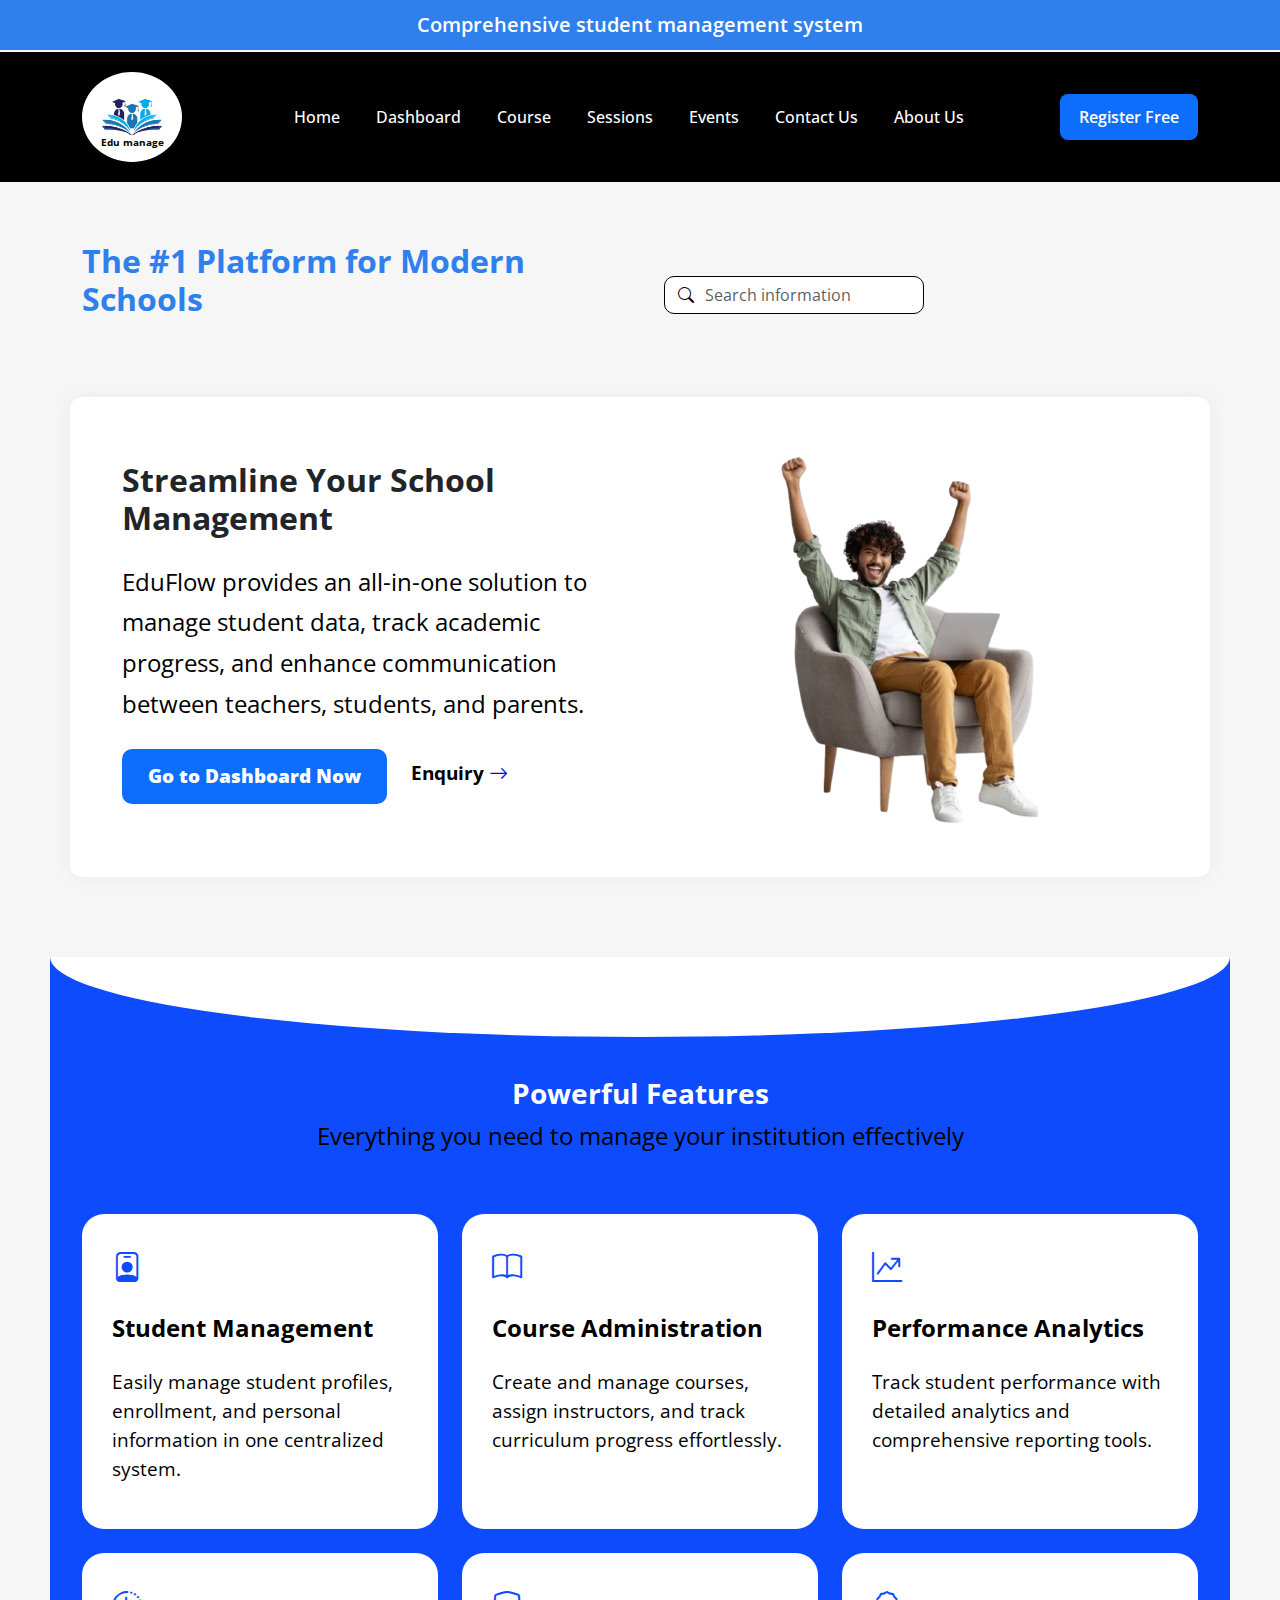
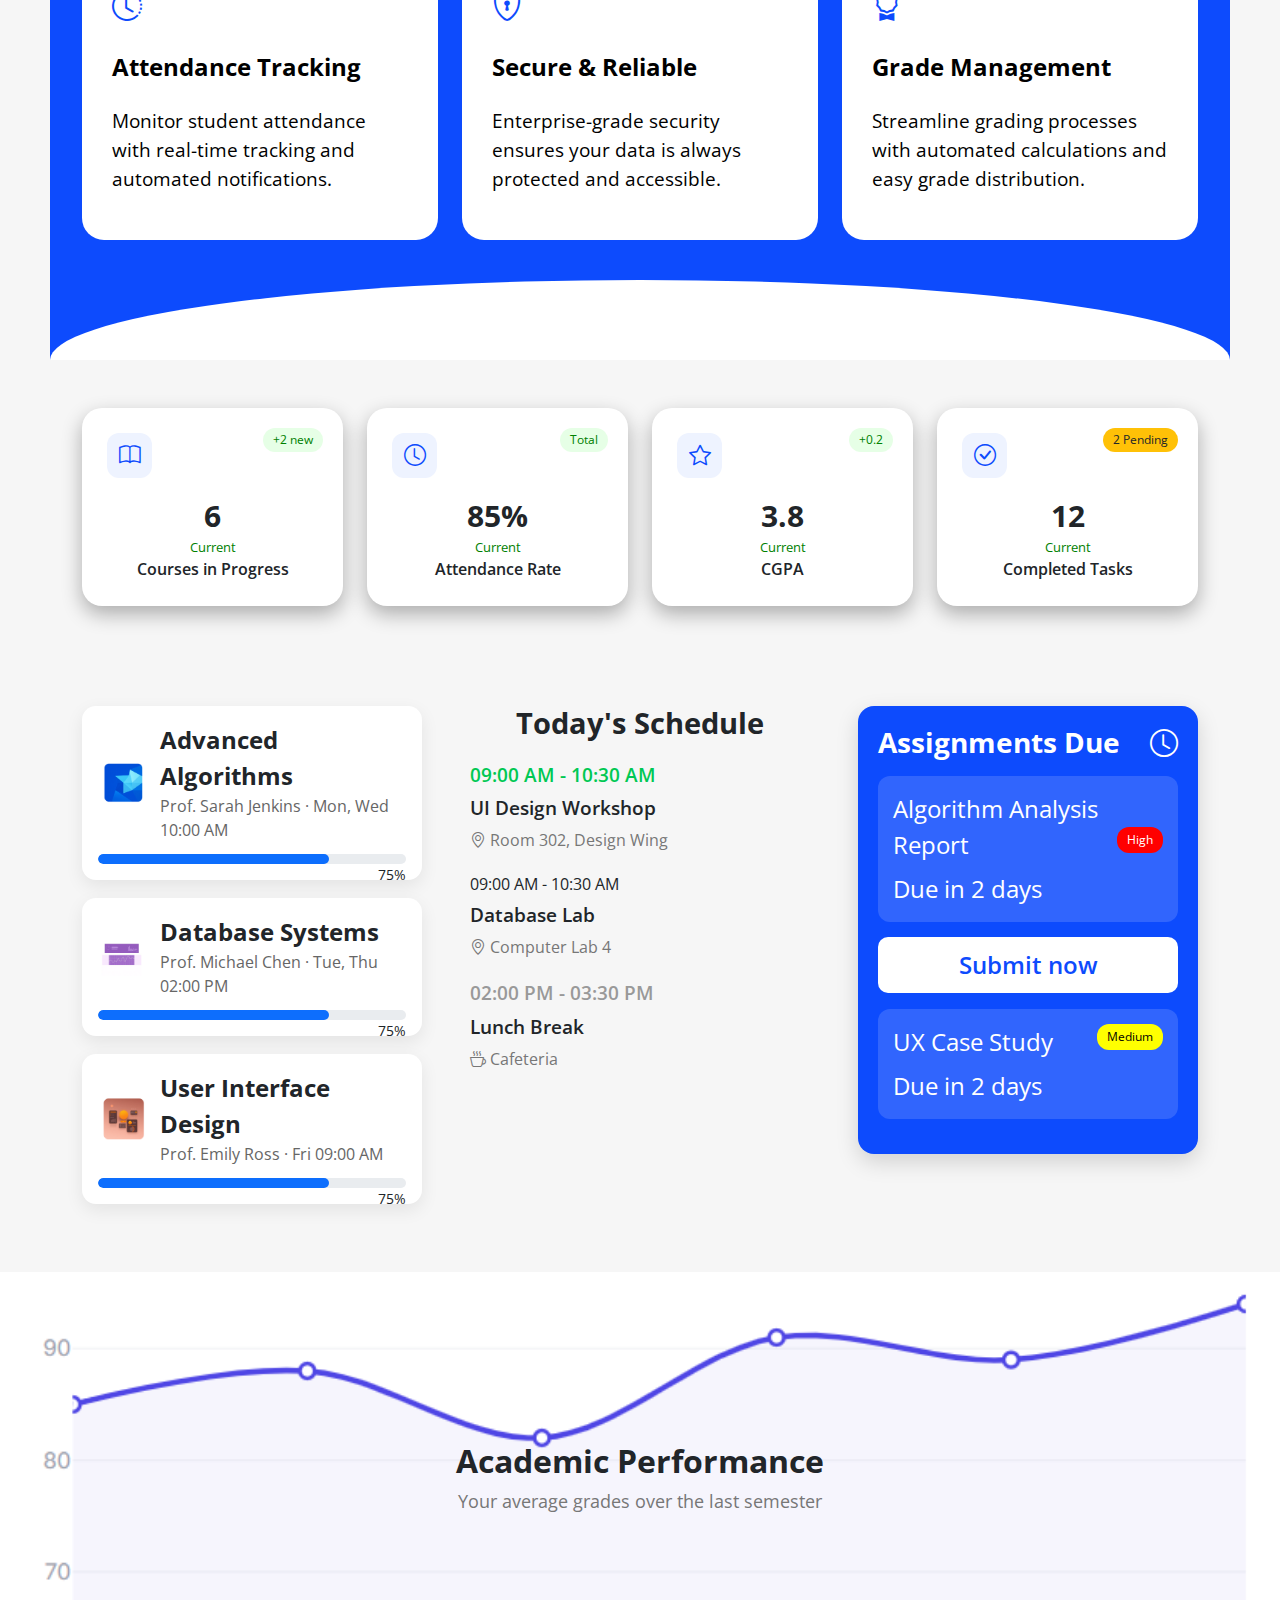
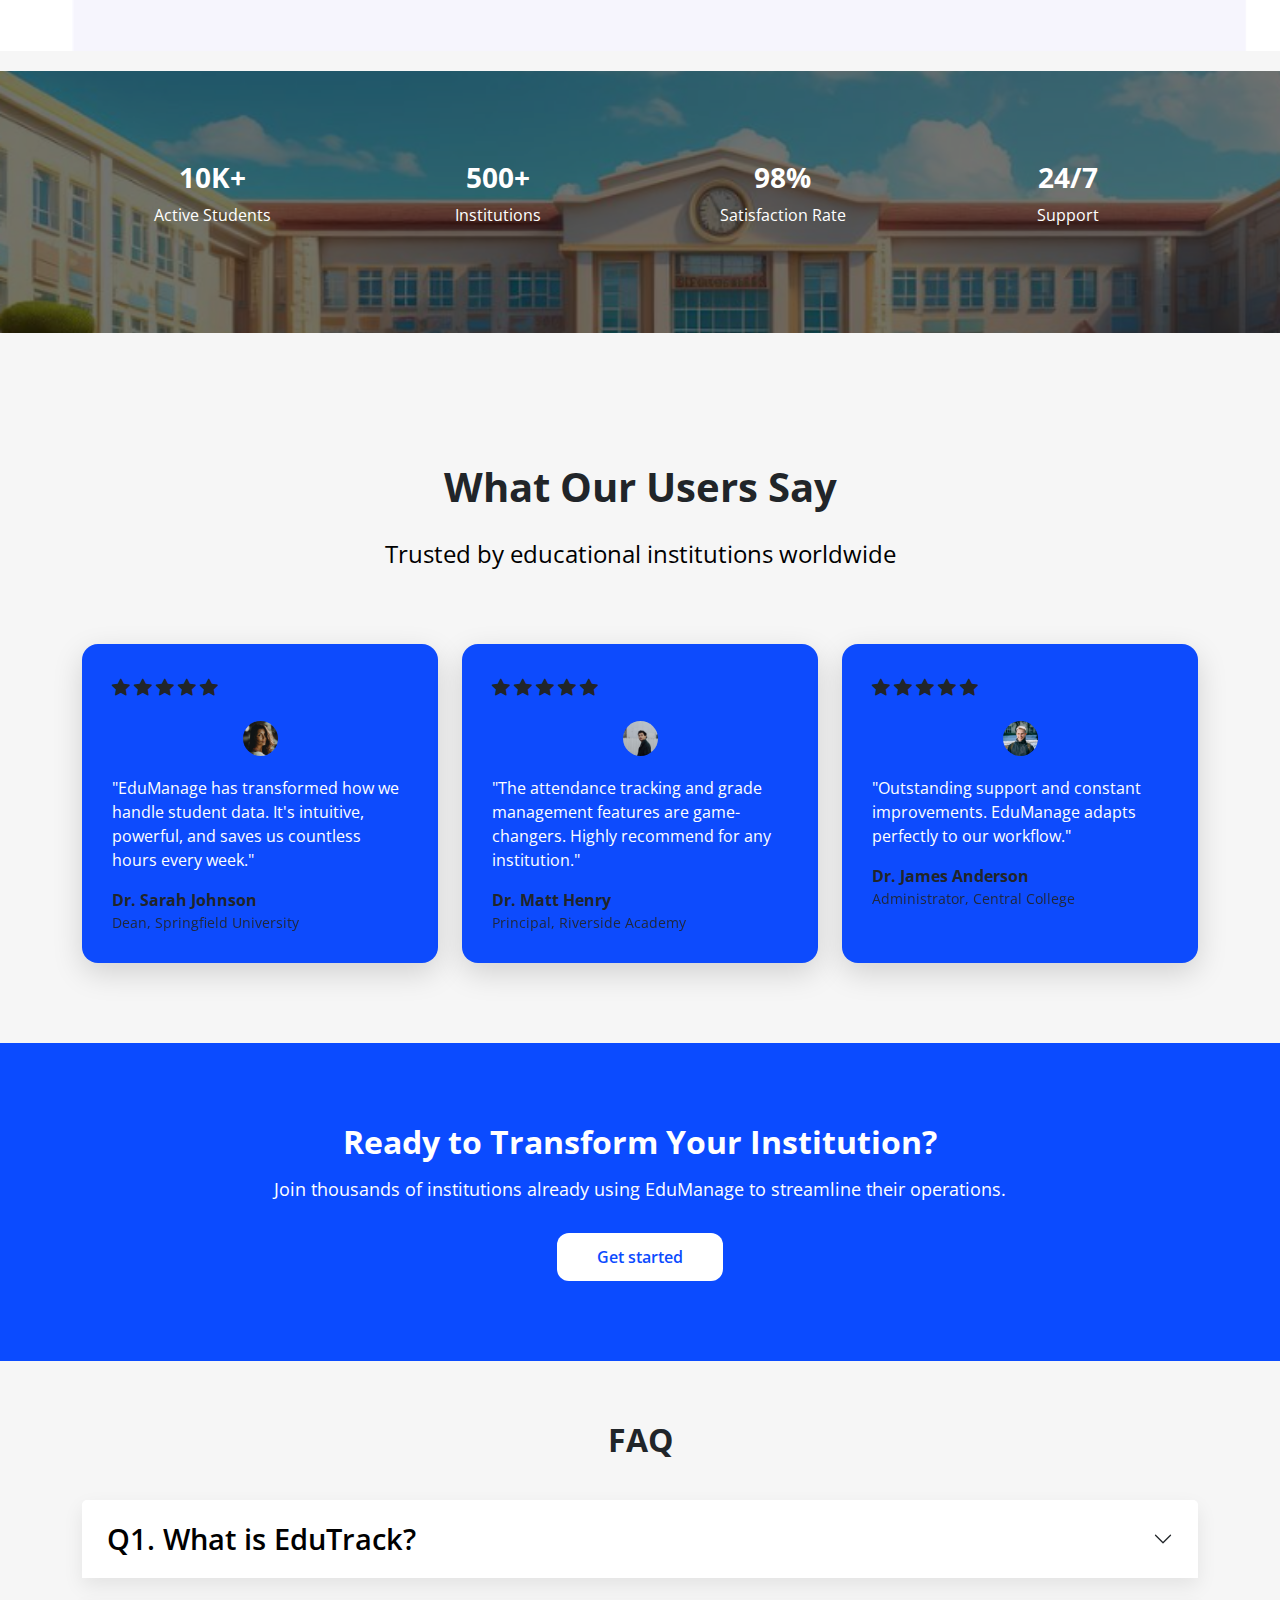
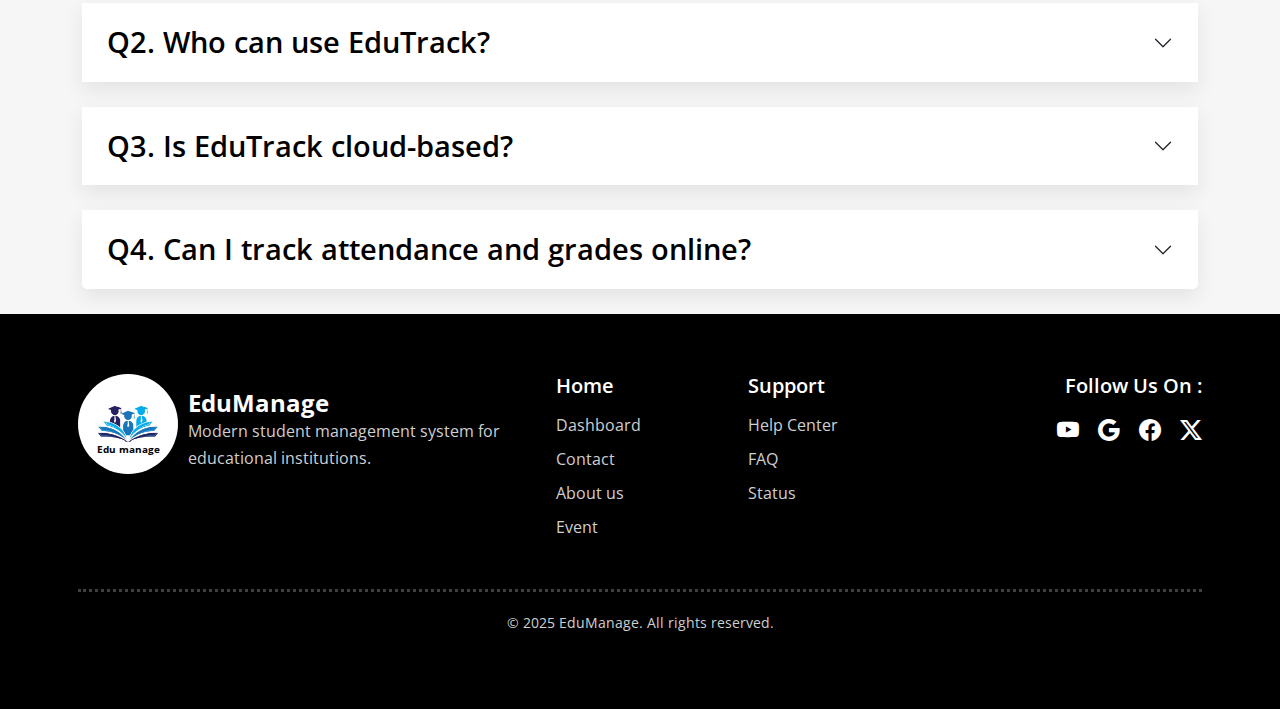
<file: index.html>
<!DOCTYPE html>
<html lang="en">
<head>
    <meta charset="UTF-8">
    <title>Student Management System</title>
    <meta name="viewport" content="width=device-width, initial-scale=1">
    <link href="https://cdn.jsdelivr.net/npm/bootstrap@5.3.2/dist/css/bootstrap.min.css" rel="stylesheet">
    <link href="https://cdn.jsdelivr.net/npm/bootstrap-icons/font/bootstrap-icons.css" rel="stylesheet">
    <link href="https://fonts.googleapis.com/css2?family=Open+Sans:wght@400;600;700&display=swap" rel="stylesheet">
    <link rel="stylesheet" href="index.css">
    <link rel="stylesheet" href="style.css">
</head>
<body>
<div class="top-header">
    Comprehensive student management system
</div>

<nav class="navbar navbar-expand-lg">
    <div class="container">
        <a class="navbar-brand logo-wrapper" href="#">
            <img src="images/7cfdf39738ade45b531f161f7949505e1ffaa445.jpg" alt="Logo">
            <span class="logo-text">Edu manage</span>
        </a>

        <button class="navbar-toggler bg-light" type="button" data-bs-toggle="collapse" data-bs-target="#menu">
            <span class="navbar-toggler-icon"></span>
        </button>

        <div class="collapse navbar-collapse" id="menu">
            <ul class="navbar-nav mx-auto">
                <li class="nav-item"><a class="nav-link" href="home.html">Home</a></li>
                <li class="nav-item"><a class="nav-link" href="dashboard.html">Dashboard</a></li>
                <li class="nav-item"><a class="nav-link" href="course.html">Course</a></li>
                <li class="nav-item"><a class="nav-link" href="session.html">Sessions</a></li>
                <li class="nav-item"><a class="nav-link" href="event.html">Events</a></li>
                <li class="nav-item"><a class="nav-link" href="contact.html">Contact Us</a></li>
                <li class="nav-item"><a class="nav-link" href="about.html">About Us</a></li>
            </ul>

            <a href="#" class="btn register-btn" data-bs-toggle="modal" data-bs-target="#registerModal">Register Free</a>
        </div>
    </div>
</nav>

<div class="modal fade modal1" id="registerModal" tabindex="-1">
    <div class="modal-dialog modal-dialog-centered modal-lg">
        <div class="modal-content register-modal">
            <button class="btn-close position-absolute top-0 end-0 m-3"
                data-bs-dismiss="modal"></button>

            <h2 class="text-center fw-bold mb-4">Register Free !</h2>

            <input type="email" class="form-control custom-input mb-3" placeholder="Enter your e-mail">
            <input type="password" class="form-control custom-input mb-3" placeholder="Password">

            <div class="d-flex justify-content-between align-items-center mb-3">
                <button class="btn login-btn w-50" onclick="loginSuccess()">Login</button>
                <a href="#" class="forgot-link">Forget your password?</a>
            </div>

            <div class="text-center my-3">
                <span class="line"></span>
                <span class="mx-2 fw-semibold">Sign Up Using</span>
                <span class="line"></span>
            </div>

            <div class="social-box text-center">
                <i class="bi bi-google"></i>
                <i class="bi bi-facebook"></i>
                <i class="bi bi-instagram"></i>
                <i class="bi bi-twitter-x"></i>
            </div>

            <p class="text-center mt-4">
                Don't have an account ?
                <a href="#" class="create-link" data-bs-toggle="modal" data-bs-target="#signUpModal">Create New Account</a>
            </p>
        </div>
    </div>
</div>

<div class="modal fade modal1" id="successModal" tabindex="-1">
    <div class="modal-dialog modal-dialog-centered modal-lg">
        <div class="modal-content success-modal">
            <div class="success-header">
                <h4>Welcome Our Students</h4>
                <p>Login Successfully</p>
            </div>
            <img src="images/schoolboy.png" class="img-fluid success-img">
        </div>
    </div>
</div>

<div class="modal fade modal1" id="signUpModal" tabindex="-1">
    <div class="modal-dialog modal-dialog-centered modal-lg">
        <div class="modal-content register-modal">
            <button class="btn-close position-absolute top-0 end-0 m-3"
                data-bs-dismiss="modal"></button>

            <h2 class="text-center fw-bold mb-4">Sign Up</h2>

            <input type="text" class="form-control custom-input mb-3" placeholder="Full Name">
            <input type="email" class="form-control custom-input mb-3" placeholder="E-mail">
            <input type="password" class="form-control custom-input mb-3" placeholder="Password">

            <button class="btn login-btn w-50 d-block" style="margin: 50px auto;" onclick="signupSuccess()">Sign Up</button>
           
            <p class="text-center mt-4">
                Already have an account ?
                <a href="#" class="create-link" data-bs-toggle="modal" data-bs-target="#registerModal">Login</a>
            </p>
        </div>
    </div>
</div>

<div class="modal fade modal1" id="successModal1" tabindex="-1">
    <div class="modal-dialog modal-dialog-centered modal-lg">
        <div class="modal-content success-modal">
            <div class="success-header">
                <h4>Welcome Our Students</h4>
                <p>Signup Successfully</p>
            </div>
            <img src="images/schoolboy.png" class="img-fluid success-img">
        </div>
    </div>
</div>

<script>
    function loginSuccess() {
        let registerModal = bootstrap.Modal.getInstance(
            document.getElementById('registerModal')
        );
        registerModal.hide();

        let successModal = new bootstrap.Modal(
            document.getElementById('successModal')
        );
        successModal.show();

        setTimeout(() => {
            window.location.href = "home.html";
        }, 3000);
    }

    function signupSuccess() {
        let signUpModal = bootstrap.Modal.getInstance(
            document.getElementById('signUpModal')
        );
        signUpModal.hide();

        let successModal1 = new bootstrap.Modal(
            document.getElementById('successModal1')
        );
        successModal1.show();

        setTimeout(() => {
            window.location.href = "home.html";
        }, 3000);
    }
</script>

<section class="hero-section">
    <div class="container">
        <div class="row align-items-center mb-5 g-5">
            <div class="col-md-6">
                <h1 class="hero-title">The #1 Platform for Modern Schools</h1>
            </div>
            <div class="col-md-6 ">
                <form class="d-flex search-box">
                    <i class="bi bi-search"></i>
                    <input class="form-control" type="search" placeholder="Search information">
                </form>
            </div>
        </div>

        <div class="row hero-box">
            <div class="col-md-6">
                <h2 class="my-4">Streamline Your School Management</h2>
                <p>
                    EduFlow provides an all-in-one solution to manage student data,
                    track academic progress, and enhance communication between teachers,
                    students, and parents.
                </p>

                <div class="mt-4">
                    <a href="dashboard.html" class="btn dashboard-btn">Go to Dashboard Now</a>
                    <a href="contact.html" class="enquiry-link">Enquiry <i class="bi bi-arrow-right" style="color: blue;"></i></a>
                </div>
            </div>

            <div class="col-md-6 text-center">
                <img src="images/1a18c972392fa335f524f310c18261d298e47225.png" class="hero-img" alt="Student Image">
            </div>
        </div>
    </div>
</section>

<section class="features-section" >
    <div class="container position-relative">
        <div class="text-center">
            <h2 class="features-title">Powerful Features</h2>
            <p class="features-subtitle">
                Everything you need to manage your institution effectively
            </p>
        </div>

        <div class="row g-4">

            <div class="col-md-4">
                <div class="feature-card">
                    <i class="bi bi-person-badge feature-icon"></i>
                    <h5>Student Management</h5>
                    <p>
                        Easily manage student profiles, enrollment, and personal
                        information in one centralized system.
                    </p>
                </div>
            </div>

            <div class="col-md-4">
                <div class="feature-card">
                    <i class="bi bi-book feature-icon"></i>
                    <h5>Course Administration</h5>
                    <p>
                        Create and manage courses, assign instructors, and track
                        curriculum progress effortlessly.
                    </p>
                </div>
            </div>

            <div class="col-md-4">
                <div class="feature-card">
                    <i class="bi bi-graph-up-arrow feature-icon"></i>
                    <h5>Performance Analytics</h5>
                    <p>
                        Track student performance with detailed analytics and
                        comprehensive reporting tools.
                    </p>
                </div>
            </div>

            <div class="col-md-4">
                <div class="feature-card">
                    <i class="bi bi-clock-history feature-icon"></i>
                    <h5>Attendance Tracking</h5>
                    <p>
                        Monitor student attendance with real-time tracking and
                        automated notifications.
                    </p>
                </div>
            </div>

            <div class="col-md-4">
                <div class="feature-card">
                    <i class="bi bi-shield-lock feature-icon"></i>
                    <h5>Secure & Reliable</h5>
                    <p>
                        Enterprise-grade security ensures your data is always
                        protected and accessible.
                    </p>
                </div>
            </div>

            <div class="col-md-4">
                <div class="feature-card">
                    <i class="bi bi-award feature-icon"></i>
                    <h5>Grade Management</h5>
                    <p>
                        Streamline grading processes with automated calculations
                        and easy grade distribution.
                    </p>
                </div>
            </div>

        </div>
    </div>
</section>

<div class="container mt-5">
    <div class="row g-4 mb-4">
        <div class="col-md-3">
            <div class="stat-card">
                <div class="stat-icon"><i class="bi bi-book"></i></div>
                <span class="stat-badge">+2 new</span>
                <div class="stat-value">6</div>
                <div class="stat-sub">Current</div>
                <div class="stat-title">Courses in Progress</div>
            </div>
        </div>

        <div class="col-md-3">
            <div class="stat-card">
                <div class="stat-icon"><i class="bi bi-clock"></i></div>
                <span class="stat-badge">Total</span>
                <div class="stat-value">85%</div>
                <div class="stat-sub">Current</div>
                <div class="stat-title">Attendance Rate</div>
            </div>
        </div>

        <div class="col-md-3">
            <div class="stat-card">
                <div class="stat-icon"><i class="bi bi-star"></i></div>
                <span class="stat-badge">+0.2</span>
                <div class="stat-value">3.8</div>
                <div class="stat-sub">Current</div>
                <div class="stat-title">CGPA</div>
            </div>
        </div>

        <div class="col-md-3">
            <div class="stat-card">
                <div class="stat-icon"><i class="bi bi-check-circle"></i></div>
                <span class="stat-badge bg-warning text-dark">2 Pending</span>
                <div class="stat-value">12</div>
                <div class="stat-sub">Current</div>
                <div class="stat-title">Completed Tasks</div>
            </div>
        </div>
    </div>
</div>

<div class="container" style="margin-top: 100px;">
    <div class="row g-5">
        <div class="col-md-4">
            <div class="course-card">
                <div class="course-header">
                    <div class="course-icon ">
                        <img src="images/e9cda304e49dacfc43b835d8d73e2de0afefb698.png" alt="">
                    </div>
                    <div>
                        <div class="course-title">Advanced Algorithms</div>
                        <div class="course-sub">Prof. Sarah Jenkins · Mon, Wed 10:00 AM</div>
                    </div>
                </div>
                <div class="progress">
                    <div class="progress-bar bg-primary" style="width:75%;border-radius: 25px;"></div>
                </div>
                <small class="float-end">75%</small>
            </div>

            <div class="course-card">
                <div class="course-header">
                    <div class="course-icon">
                        <img src="images/83e823fb98ae991ad4e65b31aca10779271af51e.png" alt="">
                    </div>
                    <div>
                        <div class="course-title">Database Systems</div>
                        <div class="course-sub">Prof. Michael Chen · Tue, Thu 02:00 PM</div>
                    </div>
                </div>
                <div class="progress">
                    <div class="progress-bar bg-primary" style="width:75%;border-radius: 25px"></div>
                </div>
                <small class="float-end">75%</small>
            </div>

            <div class="course-card">
                <div class="course-header">
                    <div class="course-icon">
                        <img src="images/86f723cb54e6f6cf27a6beb65e0b804cc8ef2270.png" alt="">
                    </div>
                    <div>
                        <div class="course-title">User Interface Design</div>
                        <div class="course-sub">Prof. Emily Ross · Fri 09:00 AM</div>
                    </div>
                </div>
                <div class="progress">
                    <div class="progress-bar bg-primary" style="width:75%;border-radius: 25px"></div>
                </div>
                <small class="float-end">75%</small>
            </div>
        </div>

        <div class="col-md-4">
            <h4 class="schedule-title" style="text-align: center;">Today's Schedule</h4>

            <p class="time-green" style="margin-bottom: 0px;">09:00 AM - 10:30 AM</p>
            <p class="fw-semibold" style="font-size: 1.2rem;margin:5px auto;">UI Design Workshop</p>
            <p class="location"><i class="bi bi-geo-alt"></i> Room 302, Design Wing</p>


            <p class="time-blue]" style="margin-bottom: 0px;">09:00 AM - 10:30 AM</p>
            <p class="fw-semibold" style="font-size: 1.2rem;margin:5px auto;">Database Lab</p>
            <p class="location"><i class="bi bi-geo-alt"></i> Computer Lab 4</p>

            <p class="time-gray" style="margin-bottom: 0px;">02:00 PM - 03:30 PM</p>
            <p class="fw-semibold" style="font-size: 1.2rem;margin:5px auto;">Lunch Break</p>
            <p class="location"><i class="bi bi-cup-hot"></i> Cafeteria</p>
        </div>

        <div class="col-md-4">
            <div class="assignment-card">
                <h5 class="fw-bold mb-3 fs-3">
                    Assignments Due
                    <i class="bi bi-clock float-end"></i>
                </h5>

                <div class="assignment-item fs-4">
                    Algorithm Analysis Report
                    <span class="priority-high">High</span>
                    <div class="mt-2">Due in 2 days</div>
                </div>

                <div class="submit-btn mb-3 fs-4">Submit now</div>

                <div class="assignment-item fs-4">
                    UX Case Study
                    <span class="priority-medium">Medium</span>
                    <div class="mt-2">Due in 2 days</div>
                </div>
            </div>
        </div>
    </div>
</div>

<section class="graph-section">
    <div class="container">
        <h2>Academic Performance</h2>
        <p>Your average grades over the last semester</p>
    </div>
</section>

<section class="stats-section">
    <div class="container stats-content">
        <div class="row text-center">

            <div class="col-md-3 stat-box">
                <h3>10K+</h3>
                <p>Active Students</p>
            </div>

            <div class="col-md-3 stat-box">
                <h3>500+</h3>
                <p>Institutions</p>
            </div>

            <div class="col-md-3 stat-box">
                <h3>98%</h3>
                <p>Satisfaction Rate</p>
            </div>

            <div class="col-md-3 stat-box">
                <h3>24/7</h3>
                <p>Support</p>
            </div>

        </div>
    </div>
</section>

<section class="testimonial-section">
    <div class="container">
        <h2 style="text-align: center;font-size: 2.5rem;">What Our Users Say</h2>
        <p style="text-align: center;margin-top: 25px;color: black;font-size: 1.5rem;">Trusted by educational institutions worldwide</p>

        <div class="row mt-5 g-4">
            <div class="col-md-4">
                <div class="testimonial-card">
                    <div class="stars mb-2">
                        <i class="bi bi-star-fill"></i>
                        <i class="bi bi-star-fill"></i>
                        <i class="bi bi-star-fill"></i>
                        <i class="bi bi-star-fill"></i>
                        <i class="bi bi-star-fill"></i>
                    </div>

                    <img src="images/47390948c167cf65f27b17cad49f9c45e4669b90.jpg" class="user-img">

                    <p class="mt-3">
                        "EduManage has transformed how we handle student data.
                        It's intuitive, powerful, and saves us countless hours every week."
                    </p>

                    <div class="user-name">Dr. Sarah Johnson</div>
                    <div class="user-role">Dean, Springfield University</div>
                </div>
            </div>

            <div class="col-md-4">
                <div class="testimonial-card">
                    <div class="stars mb-2">
                        <i class="bi bi-star-fill"></i>
                        <i class="bi bi-star-fill"></i>
                        <i class="bi bi-star-fill"></i>
                        <i class="bi bi-star-fill"></i>
                        <i class="bi bi-star-fill"></i>
                    </div>

                    <img src="images/e317ed5d17c4bf44028fbfa9a432d702131db222.jpg" class="user-img">

                    <p class="mt-3">
                        "The attendance tracking and grade management features
                        are game-changers. Highly recommend for any institution."
                    </p>

                    <div class="user-name">Dr. Matt Henry</div>
                    <div class="user-role">Principal, Riverside Academy</div>
                </div>
            </div>

            <div class="col-md-4">
                <div class="testimonial-card">
                    <div class="stars mb-2">
                        <i class="bi bi-star-fill"></i>
                        <i class="bi bi-star-fill"></i>
                        <i class="bi bi-star-fill"></i>
                        <i class="bi bi-star-fill"></i>
                        <i class="bi bi-star-fill"></i>
                    </div>

                    <img src="images/3a86b9870b6e067e5ead673c06445615345f624a.jpg" class="user-img">

                    <p class="mt-3">
                        "Outstanding support and constant improvements.
                        EduManage adapts perfectly to our workflow."
                    </p>

                    <div class="user-name">Dr. James Anderson</div>
                    <div class="user-role">Administrator, Central College</div>
                </div>
            </div>

        </div>
    </div>
</section>

<section class="cta-section text-center">
    <div class="container">
        <h2>Ready to Transform Your Institution?</h2>
        <p>Join thousands of institutions already using EduManage to streamline their operations.</p>
        <button class="cta-btn">Get started</button>
    </div>
</section>

<div class="container">
    <h2 class="faq-title">FAQ</h2>

    <div class="accordion" id="faqAccordion">
        <div class="accordion-item">
            <h2 class="accordion-header">
                <button class="accordion-button collapsed" data-bs-toggle="collapse" data-bs-target="#faq1">
                    Q1. What is EduTrack?
                </button>
            </h2>
            <div id="faq1" class="accordion-collapse collapse" data-bs-parent="#faqAccordion">
                <div class="accordion-body">
                    EduTrack is an all-in-one student management system designed to help schools,
                    colleges, and training centers manage student records efficiently.
                </div>
            </div>
        </div>

        <div class="accordion-item">
            <h2 class="accordion-header">
                <button class="accordion-button collapsed" data-bs-toggle="collapse" data-bs-target="#faq2">
                    Q2. Who can use EduTrack?
                </button>
            </h2>
            <div id="faq2" class="accordion-collapse collapse" data-bs-parent="#faqAccordion">
                <div class="accordion-body">
                    EduTrack is ideal for administrators, teachers, students, and parents.
                    Each user gets a customized dashboard.
                </div>
            </div>
        </div>

        <div class="accordion-item">
            <h2 class="accordion-header">
                <button class="accordion-button collapsed" data-bs-toggle="collapse" data-bs-target="#faq3">
                    Q3. Is EduTrack cloud-based?
                </button>
            </h2>
            <div id="faq3" class="accordion-collapse collapse" data-bs-parent="#faqAccordion">
                <div class="accordion-body">
                    Yes, EduTrack is fully cloud-based, allowing secure access anytime, anywhere.
                </div>
            </div>
        </div>

        <div class="accordion-item">
            <h2 class="accordion-header">
                <button class="accordion-button collapsed" data-bs-toggle="collapse" data-bs-target="#faq3">
                    Q4. Can I track attendance and grades online?
                </button>
            </h2>
            <div id="faq3" class="accordion-collapse collapse" data-bs-parent="#faqAccordion">
                <div class="accordion-body">
                    Yes, you can record attendance, upload marks, and generate report card directly from the dashboard.
                </div>
            </div>
        </div>
    </div>
</div>

<footer class="footer-section">
    <div class="container px-2">

        <div class="row g-4 align-items-start">
            <div class="col-lg-5 col-md-6">
                <div class="d-flex mb-3">
                    <a class="navbar-brand logo-wrapper" href="#">
                        <img src="images/7cfdf39738ade45b531f161f7949505e1ffaa445.jpg" alt="Logo">
                        <span class="logo-text">Edu manage</span>
                    </a>    
                    <div style="margin-left: 10px;margin-top: 15px;">
                        <h4 class="mb-0 text-white fw-bold">EduManage</h4>
                        <p class="footer-desc">
                            Modern student management system for educational institutions.
                        </p>
                    </div>
                </div>
            </div>

            <div class="col-lg-2 col-md-3">
                <h5 class="footer-title">Home</h5>
                <ul class="footer-links">
                    <li><a href="#">Dashboard</a></li>
                    <li><a href="#">Contact</a></li>
                    <li><a href="#">About us</a></li>
                    <li><a href="#">Event</a></li>
                </ul>
            </div>

            <div class="col-lg-2 col-md-3">
                <h5 class="footer-title">Support</h5>
                <ul class="footer-links">
                    <li><a href="#">Help Center</a></li>
                    <li><a href="#">FAQ</a></li>
                    <li><a href="#">Status</a></li>
                </ul>
            </div>

            <div class="col-lg-3 text-lg-end">
                <h5 class="footer-title">Follow Us On :</h5>
                <div class="social-icons">
                    <a href="#"><i class="bi bi-youtube"></i></a>
                    <a href="#"><i class="bi bi-google"></i></a>
                    <a href="#"><i class="bi bi-facebook"></i></a>
                    <a href="#"><i class="bi bi-twitter-x"></i></a>
                </div>
            </div>
        </div>

        <hr class="footer-divider">

        <p class="footer-bottom">
            © 2025 EduManage. All rights reserved.
        </p>
    </div>
</footer>
<script src="https://cdn.jsdelivr.net/npm/bootstrap@5.3.2/dist/js/bootstrap.bundle.min.js"></script>
</body>
</html>
</file>
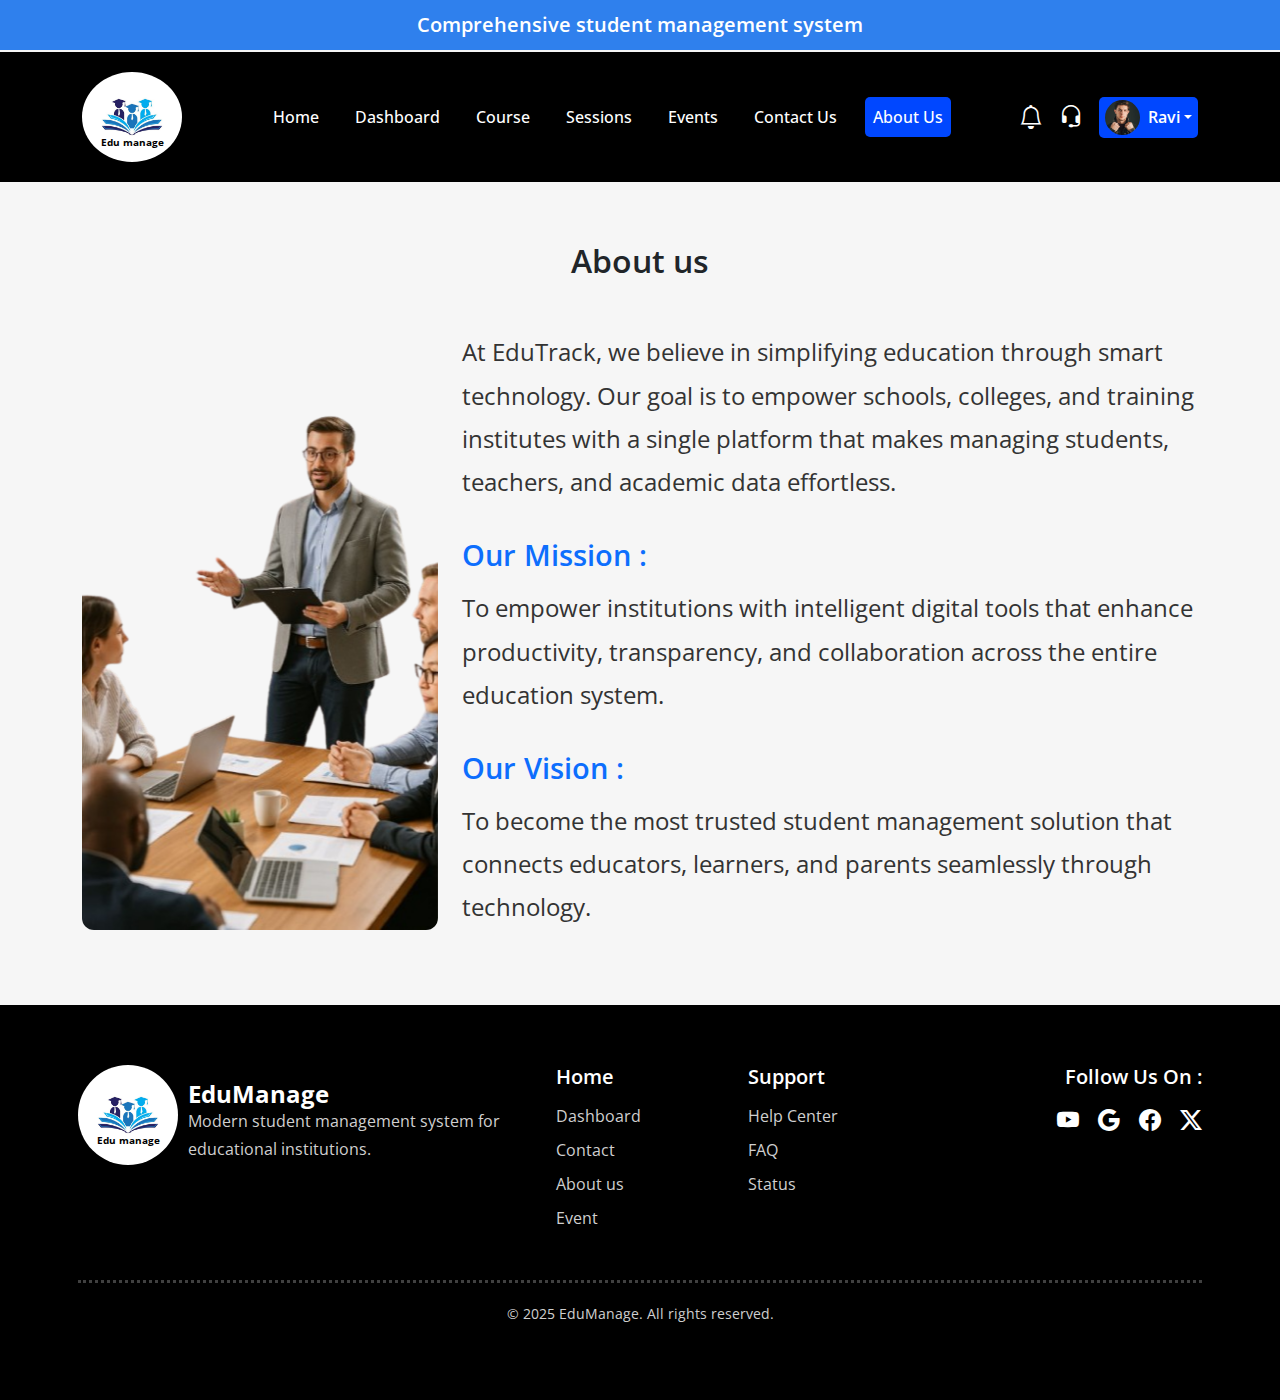
<file: about.html>
<!DOCTYPE html>
<html lang="en">
<head>
    <meta charset="UTF-8">
    <title>Student Management System</title>
    <meta name="viewport" content="width=device-width, initial-scale=1">
    <link href="https://cdn.jsdelivr.net/npm/bootstrap@5.3.2/dist/css/bootstrap.min.css" rel="stylesheet">
    <link href="https://cdn.jsdelivr.net/npm/bootstrap-icons/font/bootstrap-icons.css" rel="stylesheet">
    <link href="https://fonts.googleapis.com/css2?family=Open+Sans:wght@400;600;700&display=swap" rel="stylesheet">
    <link rel="stylesheet" href="style.css">
    <style>
        .about-section {
            padding: 60px 0;
        }

        .about-title {
            text-align: center;
            font-size: 2rem;
            font-weight: 600;
            margin-bottom: 50px;
        }

        .about-img {
            border-radius: 12px;
            overflow: hidden;
        }

        .about-img img {
            width: 100%;
            height: 600px;
            object-fit: cover;
        }

        .about-content p {
            font-size: 1.5rem;
            line-height: 1.8;
            color: #333;
        }

        .section-heading {
            color: #0d6efd;
            font-size: 1.8rem;
            font-weight: 600;
            margin-top: 30px;
            margin-bottom: 10px;
        }
    </style>
</head>
<body>
<div class="top-header">
    Comprehensive student management system
</div>

<nav class="navbar navbar-expand-lg">
    <div class="container">
        <a class="navbar-brand logo-wrapper" href="home.html">
            <img src="images/7cfdf39738ade45b531f161f7949505e1ffaa445.jpg" alt="Logo">
            <span class="logo-text">Edu manage</span>
        </a>

        <button class="navbar-toggler bg-light" type="button" data-bs-toggle="collapse" data-bs-target="#menu">
            <span class="navbar-toggler-icon"></span>
        </button>

        <div class="collapse navbar-collapse" id="menu">
            <ul class="navbar-nav mx-auto">
                <li class="nav-item"><a class="nav-link " href="home.html">Home</a></li>
                <li class="nav-item"><a class="nav-link" href="dashboard.html">Dashboard</a></li>
                <li class="nav-item"><a class="nav-link" href="course.html">Course</a></li>
                <li class="nav-item"><a class="nav-link" href="session.html">Sessions</a></li>
                <li class="nav-item"><a class="nav-link" href="event.html">Events</a></li>
                <li class="nav-item"><a class="nav-link " href="contact.html">Contact Us</a></li>
                <li class="nav-item"><a class="nav-link active" href="about.html">About Us</a></li>
            </ul>

            <div class="d-flex align-items-center gap-3">
                <i class="bi bi-bell text-white fs-4" data-bs-toggle="modal"
                data-bs-target="#notificationModal" style="cursor: pointer;"></i>
                <i class="bi bi-headset text-white fs-4" onclick="window.location.href='contact.html'" style="cursor: pointer;"></i>
                
                <a class="d-flex align-items-center user-btn dropdown-toggle text-decoration-none" href="#" data-bs-toggle="modal" data-bs-target="#registerModal">
                    <img src="images/8f26f922737c90b127d371ae2ece47cfc441c2d9.jpg" class="user-img" alt="User">
                    <span class="ms-2">Ravi</span>
                </a>
            </div>
        </div>
    </div>
</nav>

<div class="modal fade notification-modal"
     id="notificationModal"
     tabindex="-1"
     aria-hidden="true">

  <div class="modal-dialog modal-dialog-centered modal-lg">
    <div class="modal-content">

      <div class="modal-header border-0">
        <h5 class="modal-title">Notifications</h5>
        <button type="button"
                class="btn-close"
                data-bs-dismiss="modal"></button>
      </div>

      <div class="modal-body">

        <div class="mb-4">
          <div class="notification-title">Attendance Alert:</div>
          <div class="notification-text">
            "Your attendance has fallen below 75%. Please attend upcoming classes regularly."
          </div>
        </div>

        <div>
          <div class="notification-title">Event Notification:</div>
          <div class="notification-text">
            "Cultural Fest 2025 registrations are now open! Join before Nov 10th."
          </div>
        </div>

      </div>

    </div>
  </div>
</div>


<div class="modal fade modal1" id="registerModal" tabindex="-1">
    <div class="modal-dialog modal-dialog-centered modal-lg">
        <div class="modal-content register-modal">
            <button class="btn-close position-absolute top-0 end-0 m-3"
                data-bs-dismiss="modal"></button>

            <h2 class="text-center fw-bold mb-4">Register Free !</h2>

            <input type="email" class="form-control custom-input mb-3" placeholder="Enter your e-mail">
            <input type="password" class="form-control custom-input mb-3" placeholder="Password">

            <div class="d-flex justify-content-between align-items-center mb-3">
                <button class="btn login-btn w-50" onclick="loginSuccess()">Login</button>
                <a href="#" class="forgot-link">Forget your password?</a>
            </div>

            <div class="text-center my-3">
                <span class="line"></span>
                <span class="mx-2 fw-semibold">Sign Up Using</span>
                <span class="line"></span>
            </div>

            <div class="social-box text-center">
                <i class="bi bi-google"></i>
                <i class="bi bi-facebook"></i>
                <i class="bi bi-instagram"></i>
                <i class="bi bi-twitter-x"></i>
            </div>

            <p class="text-center mt-4">
                Don't have an account ?
                <a href="#" class="create-link" data-bs-toggle="modal" data-bs-target="#signUpModal">Create New Account</a>
            </p>
        </div>
    </div>
</div>

<div class="modal fade modal1" id="successModal" tabindex="-1">
    <div class="modal-dialog modal-dialog-centered modal-lg">
        <div class="modal-content success-modal">
            <div class="success-header">
                <h4>Welcome Our Students</h4>
                <p>Login Successfully</p>
            </div>
            <img src="images/schoolboy.png" class="img-fluid success-img">
        </div>
    </div>
</div>

<div class="modal fade modal1" id="signUpModal" tabindex="-1">
    <div class="modal-dialog modal-dialog-centered modal-lg">
        <div class="modal-content register-modal">
            <button class="btn-close position-absolute top-0 end-0 m-3"
                data-bs-dismiss="modal"></button>

            <h2 class="text-center fw-bold mb-4">Sign Up</h2>

            <input type="text" class="form-control custom-input mb-3" placeholder="Full Name">
            <input type="email" class="form-control custom-input mb-3" placeholder="E-mail">
            <input type="password" class="form-control custom-input mb-3" placeholder="Password">

            <button class="btn login-btn w-50 d-block" style="margin: 50px auto;" onclick="signupSuccess()">Sign Up</button>
           
            <p class="text-center mt-4">
                Already have an account ?
                <a href="#" class="create-link" data-bs-toggle="modal" data-bs-target="#registerModal">Login</a>
            </p>
        </div>
    </div>
</div>

<div class="modal fade modal1" id="successModal1" tabindex="-1">
    <div class="modal-dialog modal-dialog-centered modal-lg">
        <div class="modal-content success-modal">
            <div class="success-header">
                <h4>Welcome Our Students</h4>
                <p>Signup Successfully</p>
            </div>
            <img src="images/schoolboy.png" class="img-fluid success-img">
        </div>
    </div>
</div>

<script>
    function loginSuccess() {
        let registerModal = bootstrap.Modal.getInstance(
            document.getElementById('registerModal')
        );
        registerModal.hide();

        let successModal = new bootstrap.Modal(
            document.getElementById('successModal')
        );
        successModal.show();

        setTimeout(() => {
            window.location.href = "home.html";
        }, 3000);
    }

    function signupSuccess() {
        let signUpModal = bootstrap.Modal.getInstance(
            document.getElementById('signUpModal')
        );
        signUpModal.hide();

        let successModal1 = new bootstrap.Modal(
            document.getElementById('successModal1')
        );
        successModal1.show();

        setTimeout(() => {
            window.location.href = "home.html";
        }, 3000);
    }
</script>

<section class="about-section">
  <div class="container">
    <h2 class="about-title">About us</h2>

    <div class="row align-items-start">
      <div class="col-md-4">
        <div id="aboutCarousel" class="carousel slide about-img" data-bs-ride="carousel">
          <div class="carousel-inner">

            <div class="carousel-item active">
              <img src="images/25656f760a08b9cd53924b97e4d2fe27344fa209.png" alt="">
            </div>

            <div class="carousel-item">
              <img src="images/Screenshot 2025-12-30 114908.png" alt="">
            </div>

          </div>
        </div>
      </div>

      <div class="col-md-8 about-content">
        <p>
          At EduTrack, we believe in simplifying education through smart technology.
          Our goal is to empower schools, colleges, and training institutes with a single
          platform that makes managing students, teachers, and academic data effortless.
        </p>

        <div class="section-heading">Our Mission :</div>
        <p>
          To empower institutions with intelligent digital tools that enhance productivity,
          transparency, and collaboration across the entire education system.
        </p>

        <div class="section-heading">Our Vision :</div>
        <p>
          To become the most trusted student management solution that connects educators,
          learners, and parents seamlessly through technology.
        </p>
      </div>

    </div>
  </div>
</section>

<script>
  const carousel = document.querySelector('#aboutCarousel');
  new bootstrap.Carousel(carousel, {
    interval: 1000,
    ride: 'carousel'
  });
</script>

<footer class="footer-section">
    <div class="container px-2">

        <div class="row g-4 align-items-start">
            <div class="col-lg-5 col-md-6">
                <div class="d-flex mb-3">
                    <a class="navbar-brand logo-wrapper" href="#">
                        <img src="images/7cfdf39738ade45b531f161f7949505e1ffaa445.jpg" alt="Logo">
                        <span class="logo-text">Edu manage</span>
                    </a>    
                    <div style="margin-left: 10px;margin-top: 15px;">
                        <h4 class="mb-0 text-white fw-bold">EduManage</h4>
                        <p class="footer-desc">
                            Modern student management system for educational institutions.
                        </p>
                    </div>
                </div>
            </div>

            <div class="col-lg-2 col-md-3">
                <h5 class="footer-title">Home</h5>
                <ul class="footer-links">
                    <li><a href="#">Dashboard</a></li>
                    <li><a href="#">Contact</a></li>
                    <li><a href="#">About us</a></li>
                    <li><a href="#">Event</a></li>
                </ul>
            </div>

            <div class="col-lg-2 col-md-3">
                <h5 class="footer-title">Support</h5>
                <ul class="footer-links">
                    <li><a href="#">Help Center</a></li>
                    <li><a href="#">FAQ</a></li>
                    <li><a href="#">Status</a></li>
                </ul>
            </div>

            <div class="col-lg-3 text-lg-end">
                <h5 class="footer-title">Follow Us On :</h5>
                <div class="social-icons">
                    <a href="#"><i class="bi bi-youtube"></i></a>
                    <a href="#"><i class="bi bi-google"></i></a>
                    <a href="#"><i class="bi bi-facebook"></i></a>
                    <a href="#"><i class="bi bi-twitter-x"></i></a>
                </div>
            </div>
        </div>

        <hr class="footer-divider">

        <p class="footer-bottom">
            © 2025 EduManage. All rights reserved.
        </p>
    </div>
</footer>
<script src="https://cdn.jsdelivr.net/npm/bootstrap@5.3.2/dist/js/bootstrap.bundle.min.js"></script>
</body>
</html>
</file>
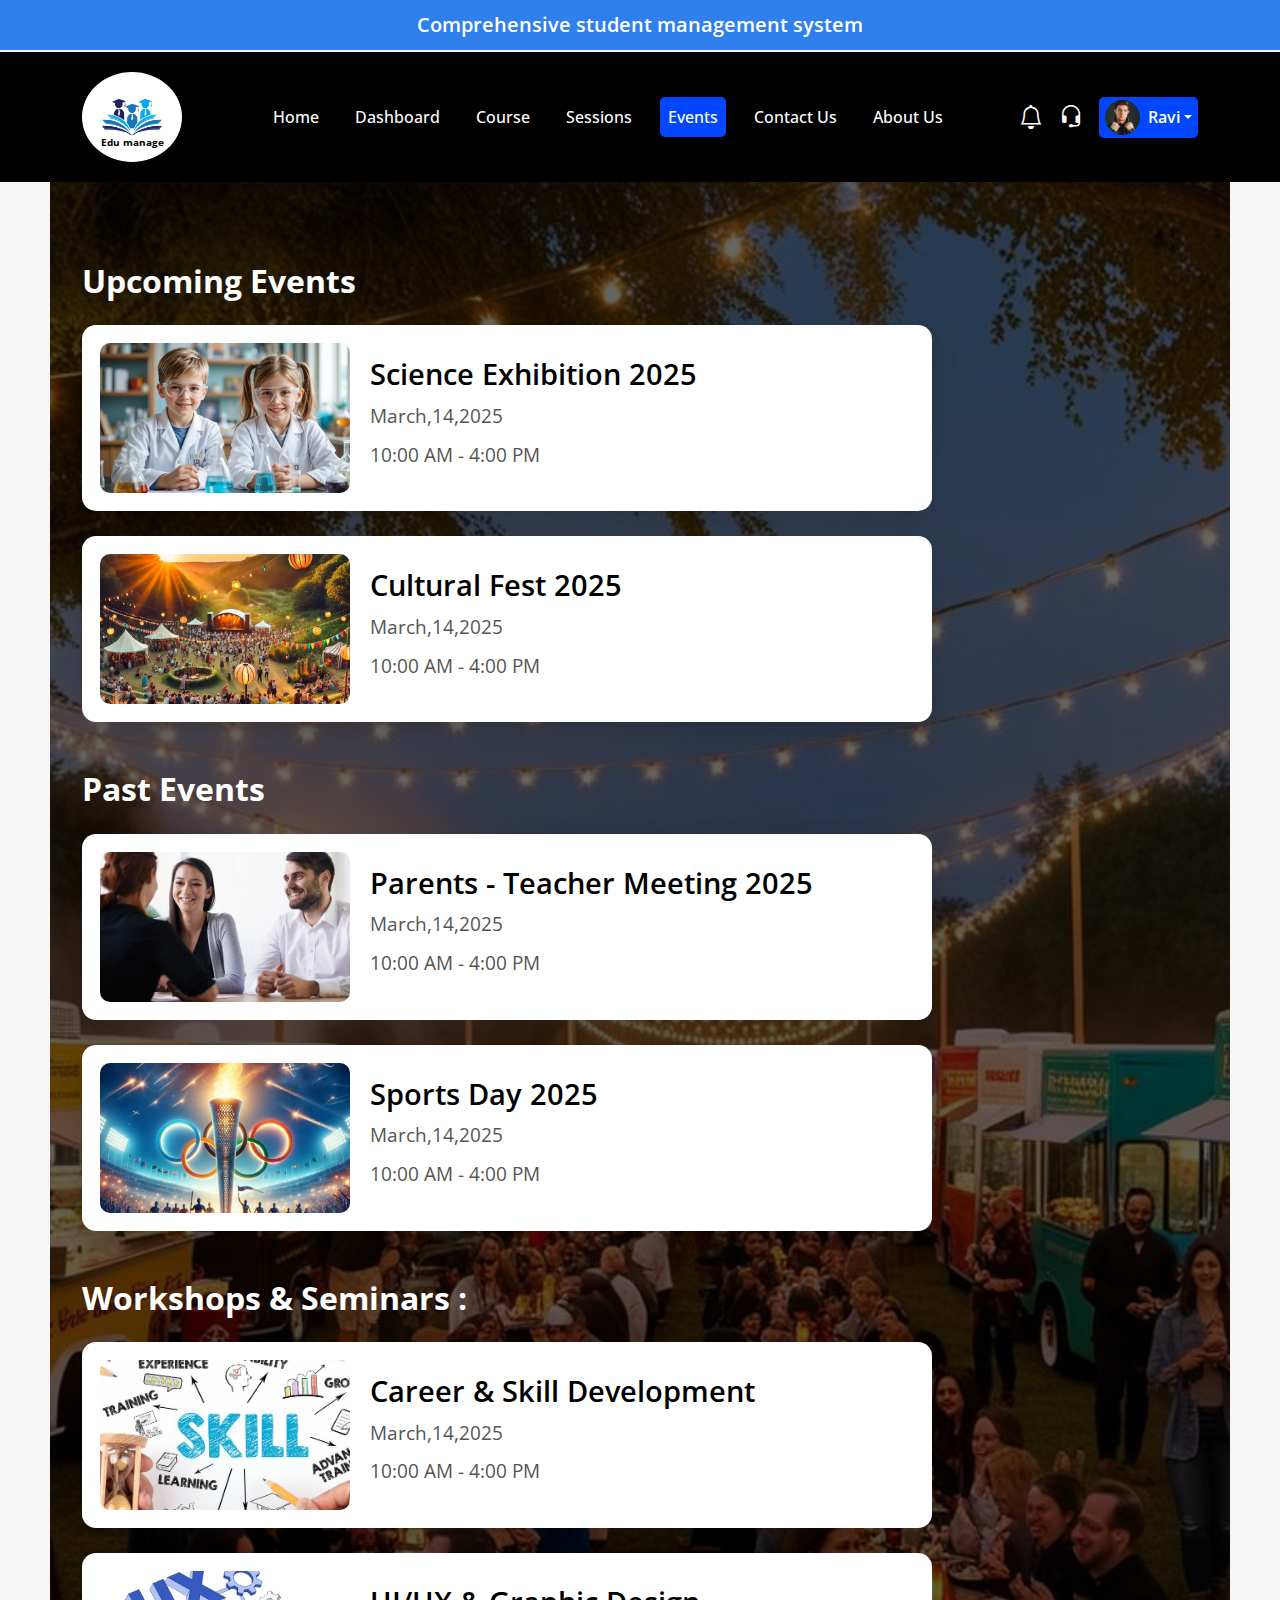
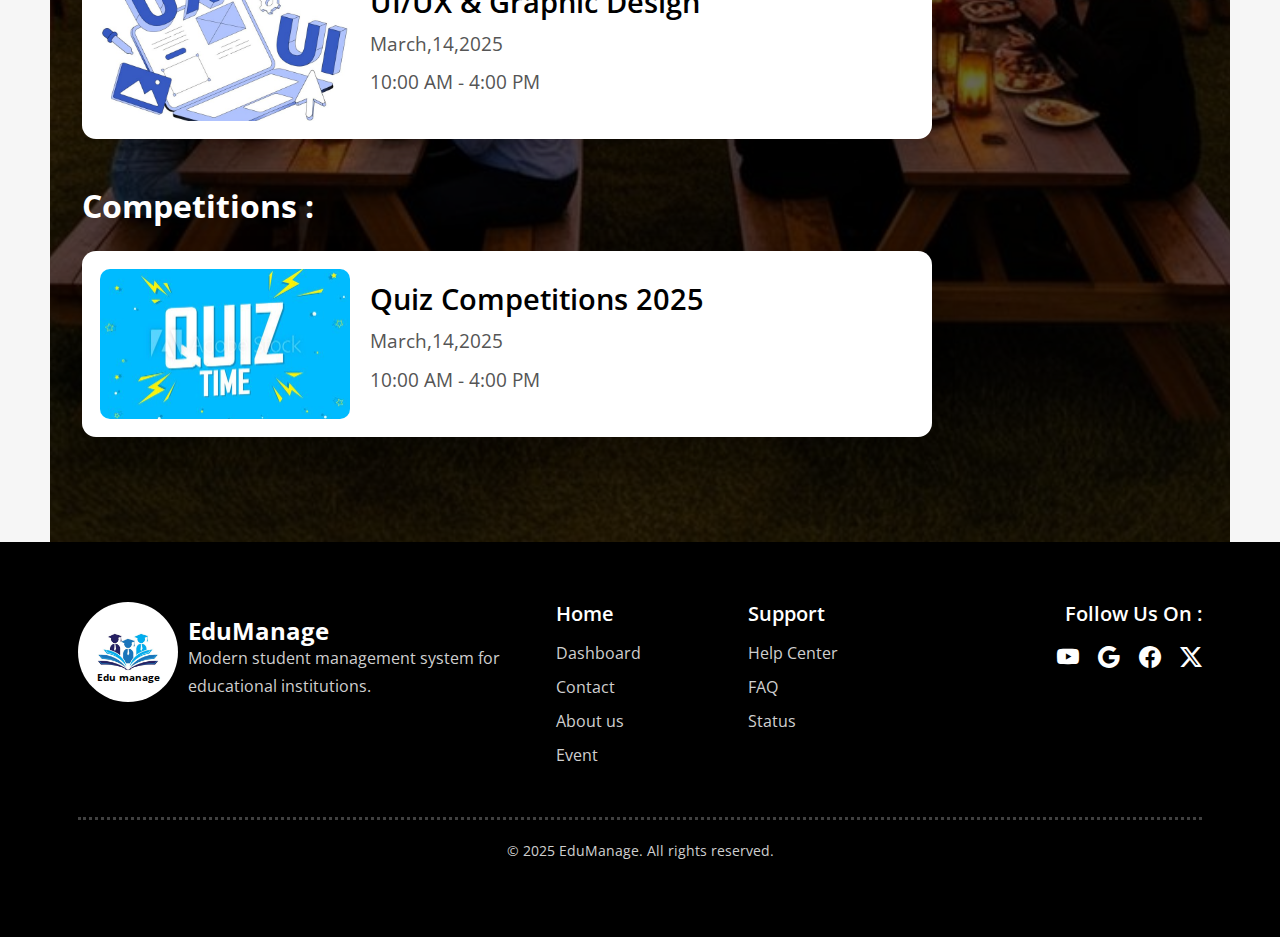
<file: allEvents.html>
<!DOCTYPE html>
<html lang="en">
<head>
    <meta charset="UTF-8">
    <title>Student Management System</title>
    <meta name="viewport" content="width=device-width, initial-scale=1">
    <link href="https://cdn.jsdelivr.net/npm/bootstrap@5.3.2/dist/css/bootstrap.min.css" rel="stylesheet">
    <link href="https://cdn.jsdelivr.net/npm/bootstrap-icons/font/bootstrap-icons.css" rel="stylesheet">
    <link href="https://fonts.googleapis.com/css2?family=Open+Sans:wght@400;600;700&display=swap" rel="stylesheet">
    <link rel="stylesheet" href="style.css">
    <style>
        .events-section {
            background: url("images/a80eaf0f1e2994c64c5e5502d90de36f92ef7bee.jpg") center/cover no-repeat;
            margin: auto 50px;
        }

        .events-overlay {
            background: rgba(0, 0, 0, 0.6);
            padding: 80px 0;
        }

        .events-overlay .container {
            position: relative;
            z-index: 2;
        }

        .section-title {
            color: #fff;
            font-weight: bold;
            margin-bottom: 25px;
        }

        .event-card {
            background: #fff;
            border-radius: 14px;
            display: flex;
            align-items: center;
            gap: 20px;
            padding: 18px;
            margin-bottom: 25px;
            box-shadow: 0 8px 25px rgba(0,0,0,0.15);
            max-width: 850px;
        }

        .event-img {
            width: 250px;
            height: 150px;
            object-fit: cover;
            border-radius: 10px;
        }

        .event-content h4 {
            font-weight: 600;
            margin-bottom: 10px;
            font-size: 1.8rem;
            color: black;
        }

        .event-content p {
            margin-bottom: 10px;
            color: #555;
            font-size: 1.2rem;
        }
    </style>
</head>
<body>
<div class="top-header">
    Comprehensive student management system
</div>

<nav class="navbar navbar-expand-lg">
    <div class="container">
        <a class="navbar-brand logo-wrapper" href="home.html">
            <img src="images/7cfdf39738ade45b531f161f7949505e1ffaa445.jpg" alt="Logo">
            <span class="logo-text">Edu manage</span>
        </a>

        <button class="navbar-toggler bg-light" type="button" data-bs-toggle="collapse" data-bs-target="#menu">
            <span class="navbar-toggler-icon"></span>
        </button>

        <div class="collapse navbar-collapse" id="menu">
            <ul class="navbar-nav mx-auto">
                <li class="nav-item"><a class="nav-link " href="home.html">Home</a></li>
                <li class="nav-item"><a class="nav-link " href="dashboard.html">Dashboard</a></li>
                <li class="nav-item"><a class="nav-link " href="course.html">Course</a></li>
                <li class="nav-item"><a class="nav-link" href="session.html">Sessions</a></li>
                <li class="nav-item"><a class="nav-link active" href="event.html">Events</a></li>
                <li class="nav-item"><a class="nav-link" href="contact.html">Contact Us</a></li>
                <li class="nav-item"><a class="nav-link" href="about.html">About Us</a></li>
            </ul>

            <div class="d-flex align-items-center gap-3">
                <i class="bi bi-bell text-white fs-4" data-bs-toggle="modal"
                data-bs-target="#notificationModal" style="cursor: pointer;"></i>
                <i class="bi bi-headset text-white fs-4" onclick="window.location.href='contact.html'" style="cursor: pointer;"></i>
                
                <a class="d-flex align-items-center user-btn dropdown-toggle text-decoration-none" href="#" data-bs-toggle="modal" data-bs-target="#registerModal">
                    <img src="images/8f26f922737c90b127d371ae2ece47cfc441c2d9.jpg" class="user-img" alt="User">
                    <span class="ms-2">Ravi</span>
                </a>
            </div>
        </div>
    </div>
</nav>

<div class="modal fade notification-modal"
     id="notificationModal"
     tabindex="-1"
     aria-hidden="true">

  <div class="modal-dialog modal-dialog-centered modal-lg">
    <div class="modal-content">

      <div class="modal-header border-0">
        <h5 class="modal-title">Notifications</h5>
        <button type="button"
                class="btn-close"
                data-bs-dismiss="modal"></button>
      </div>

      <div class="modal-body">

        <div class="mb-4">
          <div class="notification-title">Attendance Alert:</div>
          <div class="notification-text">
            "Your attendance has fallen below 75%. Please attend upcoming classes regularly."
          </div>
        </div>

        <div>
          <div class="notification-title">Event Notification:</div>
          <div class="notification-text">
            "Cultural Fest 2025 registrations are now open! Join before Nov 10th."
          </div>
        </div>

      </div>

    </div>
  </div>
</div>


<div class="modal fade modal1" id="registerModal" tabindex="-1">
    <div class="modal-dialog modal-dialog-centered modal-lg">
        <div class="modal-content register-modal">
            <button class="btn-close position-absolute top-0 end-0 m-3"
                data-bs-dismiss="modal"></button>

            <h2 class="text-center fw-bold mb-4">Register Free !</h2>

            <input type="email" class="form-control custom-input mb-3" placeholder="Enter your e-mail">
            <input type="password" class="form-control custom-input mb-3" placeholder="Password">

            <div class="d-flex justify-content-between align-items-center mb-3">
                <button class="btn login-btn w-50" onclick="loginSuccess()">Login</button>
                <a href="#" class="forgot-link">Forget your password?</a>
            </div>

            <div class="text-center my-3">
                <span class="line"></span>
                <span class="mx-2 fw-semibold">Sign Up Using</span>
                <span class="line"></span>
            </div>

            <div class="social-box text-center">
                <i class="bi bi-google"></i>
                <i class="bi bi-facebook"></i>
                <i class="bi bi-instagram"></i>
                <i class="bi bi-twitter-x"></i>
            </div>

            <p class="text-center mt-4">
                Don't have an account ?
                <a href="#" class="create-link" data-bs-toggle="modal" data-bs-target="#signUpModal">Create New Account</a>
            </p>
        </div>
    </div>
</div>

<div class="modal fade modal1" id="successModal" tabindex="-1">
    <div class="modal-dialog modal-dialog-centered modal-lg">
        <div class="modal-content success-modal">
            <div class="success-header">
                <h4>Welcome Our Students</h4>
                <p>Login Successfully</p>
            </div>
            <img src="images/schoolboy.png" class="img-fluid success-img">
        </div>
    </div>
</div>

<div class="modal fade modal1" id="signUpModal" tabindex="-1">
    <div class="modal-dialog modal-dialog-centered modal-lg">
        <div class="modal-content register-modal">
            <button class="btn-close position-absolute top-0 end-0 m-3"
                data-bs-dismiss="modal"></button>

            <h2 class="text-center fw-bold mb-4">Sign Up</h2>

            <input type="text" class="form-control custom-input mb-3" placeholder="Full Name">
            <input type="email" class="form-control custom-input mb-3" placeholder="E-mail">
            <input type="password" class="form-control custom-input mb-3" placeholder="Password">

            <button class="btn login-btn w-50 d-block" style="margin: 50px auto;" onclick="signupSuccess()">Sign Up</button>
           
            <p class="text-center mt-4">
                Already have an account ?
                <a href="#" class="create-link" data-bs-toggle="modal" data-bs-target="#registerModal">Login</a>
            </p>
        </div>
    </div>
</div>

<div class="modal fade modal1" id="successModal1" tabindex="-1">
    <div class="modal-dialog modal-dialog-centered modal-lg">
        <div class="modal-content success-modal">
            <div class="success-header">
                <h4>Welcome Our Students</h4>
                <p>Signup Successfully</p>
            </div>
            <img src="images/schoolboy.png" class="img-fluid success-img">
        </div>
    </div>
</div>

<script>
    function loginSuccess() {
        let registerModal = bootstrap.Modal.getInstance(
            document.getElementById('registerModal')
        );
        registerModal.hide();

        let successModal = new bootstrap.Modal(
            document.getElementById('successModal')
        );
        successModal.show();

        setTimeout(() => {
            window.location.href = "home.html";
        }, 3000);
    }

    function signupSuccess() {
        let signUpModal = bootstrap.Modal.getInstance(
            document.getElementById('signUpModal')
        );
        signUpModal.hide();

        let successModal1 = new bootstrap.Modal(
            document.getElementById('successModal1')
        );
        successModal1.show();

        setTimeout(() => {
            window.location.href = "home.html";
        }, 3000);
    }
</script>

<section class="events-section">
    <div class="events-overlay">
        <div class="container">
            <h2 class="section-title">Upcoming Events</h2>

            <div class="event-card">
                <img src="images/3d5d8c2bb4d97c4bcd70c6bc022032a3cb837f28.jpg" class="event-img" alt="">
                <div class="event-content">
                    <h4>Science Exhibition 2025</h4>
                    <p>March,14,2025</p>
                    <p>10:00 AM - 4:00 PM</p>
                </div>
            </div>

            <div class="event-card">
                <img src="images/056499cc3f60ed8f02e2ac570bddfed7b15a99f4.jpg" class="event-img" alt="">
                <div class="event-content">
                    <h4>Cultural Fest 2025</h4>
                    <p>March,14,2025</p>
                    <p>10:00 AM - 4:00 PM</p>
                </div>
            </div>

            <h2 class="section-title mt-5">Past Events</h2>

            <div class="event-card">
                <img src="images/9447abbdc4ed60f2500f12faf744d6ecb5c98ff4.jpg" class="event-img" alt="">
                <div class="event-content">
                    <h4>Parents - Teacher Meeting 2025</h4>
                    <p>March,14,2025</p>
                    <p>10:00 AM - 4:00 PM</p>
                </div>
            </div>

            <div class="event-card">
                <img src="images/8240afda810bec1d4718036abdf301e58ccf90ee.jpg" class="event-img" alt="">
                <div class="event-content">
                    <h4>Sports Day 2025</h4>
                    <p>March,14,2025</p>
                    <p>10:00 AM - 4:00 PM</p>
                </div>
            </div>

            <h2 class="section-title mt-5">Workshops & Seminars :</h2>

            <div class="event-card">
                <img src="images/251f0070ad7e96da477d51661dc4e9115f919753.jpg" class="event-img" alt="">
                <div class="event-content">
                    <h4>Career & Skill Development</h4>
                    <p>March,14,2025</p>
                    <p>10:00 AM - 4:00 PM</p>
                </div>
            </div>

            <div class="event-card">
                <img src="images/fb2ea8fea9c7e5d64465f1c535f3895a813ca45b.jpg" class="event-img" alt="">
                <div class="event-content">
                    <h4>UI/UX & Graphic Design</h4>
                    <p>March,14,2025</p>
                    <p>10:00 AM - 4:00 PM</p>
                </div>
            </div>

            <h2 class="section-title mt-5">Competitions :</h2>

            <div class="event-card">
                <img src="images/868efb4f53b9ecbf495cc8f02431d4c8d60c9dcc.jpg" class="event-img" alt="">
                <div class="event-content">
                    <h4>Quiz Competitions 2025</h4>
                    <p>March,14,2025</p>
                    <p>10:00 AM - 4:00 PM</p>
                </div>
            </div>

        </div>
    </div>
</section>

<footer class="footer-section">
    <div class="container px-2">

        <div class="row g-4 align-items-start">
            <div class="col-lg-5 col-md-6">
                <div class="d-flex mb-3">
                    <a class="navbar-brand logo-wrapper" href="#">
                        <img src="images/7cfdf39738ade45b531f161f7949505e1ffaa445.jpg" alt="Logo">
                        <span class="logo-text">Edu manage</span>
                    </a>    
                    <div style="margin-left: 10px;margin-top: 15px;">
                        <h4 class="mb-0 text-white fw-bold">EduManage</h4>
                        <p class="footer-desc">
                            Modern student management system for educational institutions.
                        </p>
                    </div>
                </div>
            </div>

            <div class="col-lg-2 col-md-3">
                <h5 class="footer-title">Home</h5>
                <ul class="footer-links">
                    <li><a href="#">Dashboard</a></li>
                    <li><a href="#">Contact</a></li>
                    <li><a href="#">About us</a></li>
                    <li><a href="#">Event</a></li>
                </ul>
            </div>

            <div class="col-lg-2 col-md-3">
                <h5 class="footer-title">Support</h5>
                <ul class="footer-links">
                    <li><a href="#">Help Center</a></li>
                    <li><a href="#">FAQ</a></li>
                    <li><a href="#">Status</a></li>
                </ul>
            </div>

            <div class="col-lg-3 text-lg-end">
                <h5 class="footer-title">Follow Us On :</h5>
                <div class="social-icons">
                    <a href="#"><i class="bi bi-youtube"></i></a>
                    <a href="#"><i class="bi bi-google"></i></a>
                    <a href="#"><i class="bi bi-facebook"></i></a>
                    <a href="#"><i class="bi bi-twitter-x"></i></a>
                </div>
            </div>
        </div>

        <hr class="footer-divider">

        <p class="footer-bottom">
            © 2025 EduManage. All rights reserved.
        </p>
    </div>
</footer>
<script src="https://cdn.jsdelivr.net/npm/bootstrap@5.3.2/dist/js/bootstrap.bundle.min.js"></script>
</body>
</html>
</file>
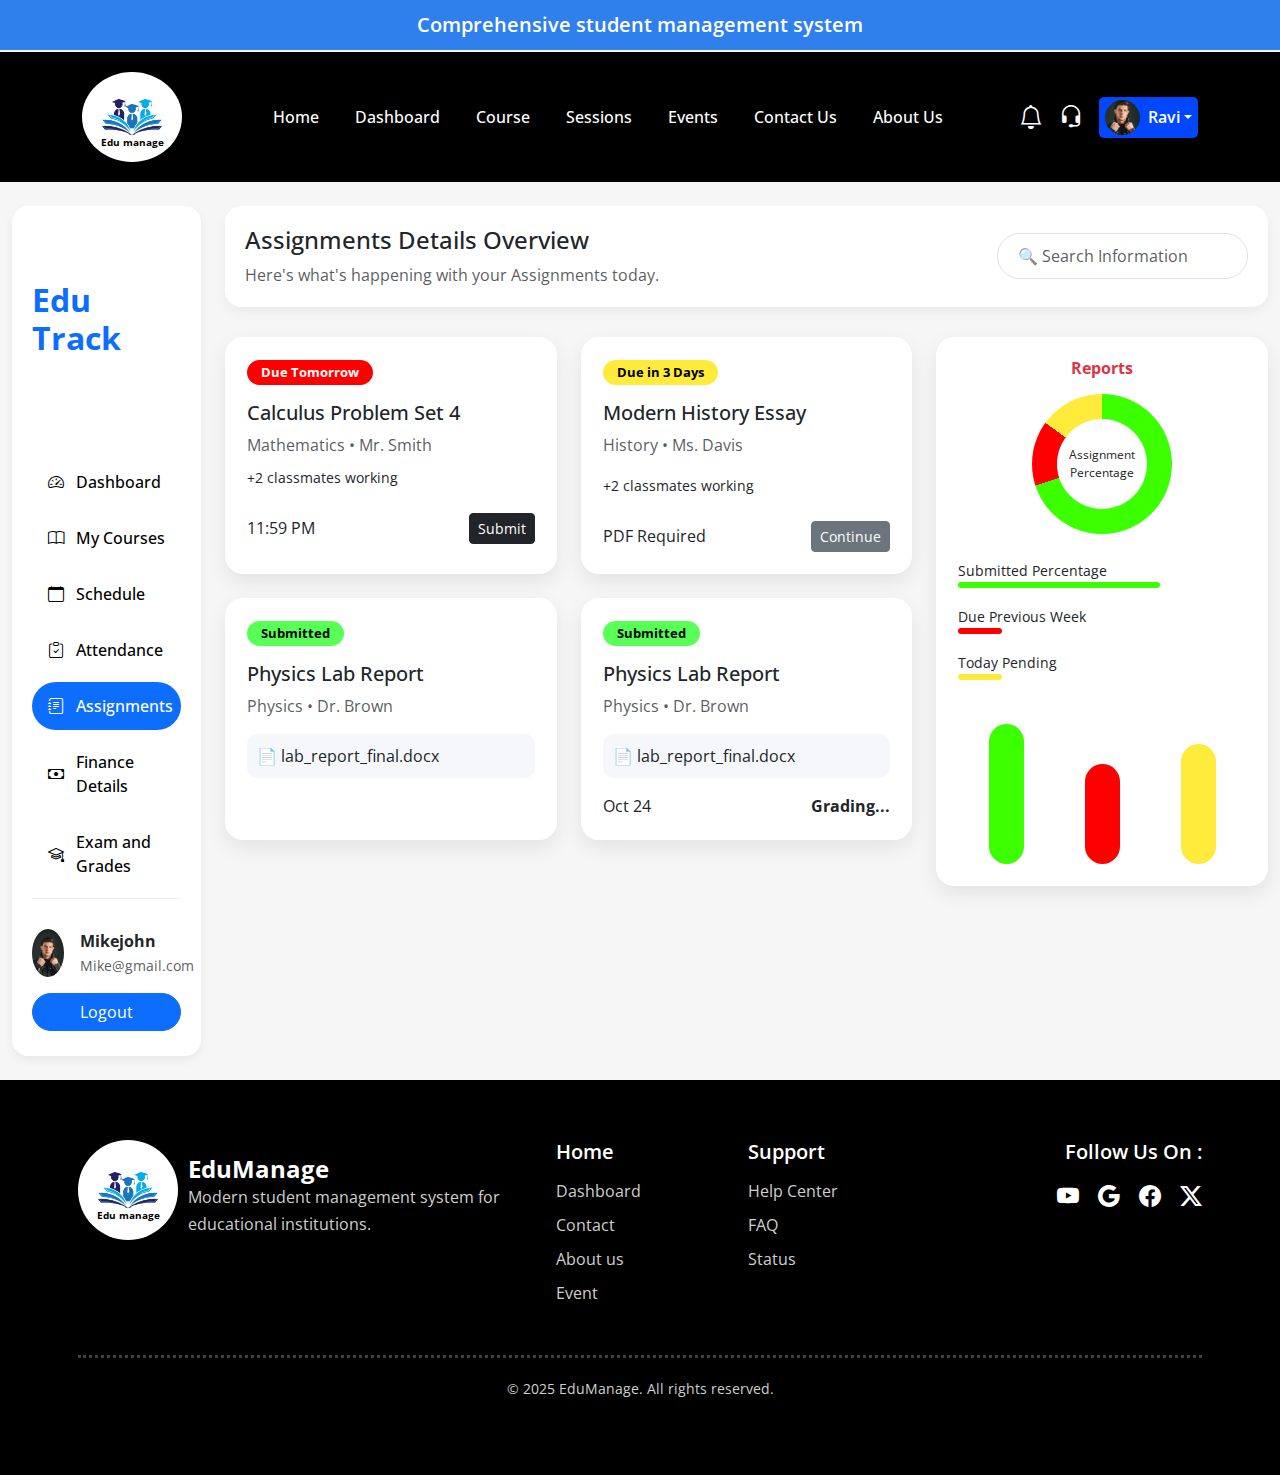
<file: assignment.html>
<!DOCTYPE html>
<html lang="en">
<head>
    <meta charset="UTF-8">
    <title>Student Management System</title>
    <meta name="viewport" content="width=device-width, initial-scale=1">
    <link href="https://cdn.jsdelivr.net/npm/bootstrap@5.3.2/dist/css/bootstrap.min.css" rel="stylesheet">
    <link href="https://cdn.jsdelivr.net/npm/bootstrap-icons/font/bootstrap-icons.css" rel="stylesheet">
    <link href="https://fonts.googleapis.com/css2?family=Open+Sans:wght@400;600;700&display=swap" rel="stylesheet">
    <link rel="stylesheet" href="dashboard.css">
    <link rel="stylesheet" href="style.css">
    <style>
        .card-box {
            background: #fff;
            border-radius: 18px;
            padding: 22px;
            box-shadow: 0 8px 20px rgba(0,0,0,0.08);
            height: 100%;
        }

        .badge {
            padding: 6px 14px;
            border-radius: 20px;
            font-size: 13px;
        }

        .badge-red { background: red; color: #fff; }
        .badge-yellow { background: #ffeb3b; color: #000; }
        .badge-green { background: #57ff57; color: #000; }

        .file-box {
            background: #f5f7fa;
            padding: 10px;
            border-radius: 10px;
        }

        .report-card {
            display: flex;
            flex-direction: column;
            justify-content: space-between;
        }

        .donut {
            width: 140px;
            height: 140px;
            border-radius: 50%;
            background: conic-gradient(#3cff00 0 70%, #ff0000 70% 85%, #ffeb3b 85% 100%);
            display: flex;
            align-items: center;
            justify-content: center;
        }

        .donut span {
            background: #fff;
            border-radius: 50%;
            width: 90px;
            height: 90px;
            display: flex;
            align-items: center;
            justify-content: center;
            text-align: center;
            font-size: 12px;
        }

        .progress {
            height: 6px;
            border-radius: 5px;
        }

        .progress.green { background: #3cff00; width: 70%; }
        .progress.red { background: red; width: 15%; }
        .progress.yellow { background: #ffeb3b; width: 15%; }

        .bars {
            display: flex;
            justify-content: space-around;
            align-items: flex-end;
            height: 160px;
        }

        .bar {
            width: 35px;
            border-radius: 18px;
        }

        .bar.green { height: 140px; background: #3cff00; }
        .bar.red { height: 100px; background: red; }
        .bar.yellow { height: 120px; background: #ffeb3b; }
    </style>
</head>
<body>
<div class="top-header">
    Comprehensive student management system
</div>

<nav class="navbar navbar-expand-lg">
    <div class="container">
        <a class="navbar-brand logo-wrapper" href="home.html">
            <img src="images/7cfdf39738ade45b531f161f7949505e1ffaa445.jpg" alt="Logo">
            <span class="logo-text">Edu manage</span>
        </a>

        <button class="navbar-toggler bg-light" type="button" data-bs-toggle="collapse" data-bs-target="#menu">
            <span class="navbar-toggler-icon"></span>
        </button>

        <div class="collapse navbar-collapse" id="menu">
            <ul class="navbar-nav mx-auto">
                <li class="nav-item"><a class="nav-link " href="home.html">Home</a></li>
                <li class="nav-item"><a class="nav-link " href="dashboard.html">Dashboard</a></li>
                <li class="nav-item"><a class="nav-link" href="course.html">Course</a></li>
                <li class="nav-item"><a class="nav-link" href="session.html">Sessions</a></li>
                <li class="nav-item"><a class="nav-link" href="event.html">Events</a></li>
                <li class="nav-item"><a class="nav-link" href="contact.html">Contact Us</a></li>
                <li class="nav-item"><a class="nav-link" href="about.html">About Us</a></li>
            </ul>

            <div class="d-flex align-items-center gap-3">
                <i class="bi bi-bell text-white fs-4" data-bs-toggle="modal"
                data-bs-target="#notificationModal" style="cursor: pointer;"></i>
                <i class="bi bi-headset text-white fs-4" onclick="window.location.href='contact.html'" style="cursor: pointer;"></i>
                
                <a class="d-flex align-items-center user-btn dropdown-toggle text-decoration-none" href="#" data-bs-toggle="modal" data-bs-target="#registerModal">
                    <img src="images/8f26f922737c90b127d371ae2ece47cfc441c2d9.jpg" class="user-img" alt="User">
                    <span class="ms-2">Ravi</span>
                </a>
            </div>
        </div>
    </div>
</nav>

<div class="modal fade notification-modal"
     id="notificationModal"
     tabindex="-1"
     aria-hidden="true">

  <div class="modal-dialog modal-dialog-centered modal-lg">
    <div class="modal-content">

      <div class="modal-header border-0">
        <h5 class="modal-title">Notifications</h5>
        <button type="button"
                class="btn-close"
                data-bs-dismiss="modal"></button>
      </div>

      <div class="modal-body">

        <div class="mb-4">
          <div class="notification-title">Attendance Alert:</div>
          <div class="notification-text">
            "Your attendance has fallen below 75%. Please attend upcoming classes regularly."
          </div>
        </div>

        <div>
          <div class="notification-title">Event Notification:</div>
          <div class="notification-text">
            "Cultural Fest 2025 registrations are now open! Join before Nov 10th."
          </div>
        </div>

      </div>

    </div>
  </div>
</div>


<div class="modal fade modal1" id="registerModal" tabindex="-1">
    <div class="modal-dialog modal-dialog-centered modal-lg">
        <div class="modal-content register-modal">
            <button class="btn-close position-absolute top-0 end-0 m-3"
                data-bs-dismiss="modal"></button>

            <h2 class="text-center fw-bold mb-4">Register Free !</h2>

            <input type="email" class="form-control custom-input mb-3" placeholder="Enter your e-mail">
            <input type="password" class="form-control custom-input mb-3" placeholder="Password">

            <div class="d-flex justify-content-between align-items-center mb-3">
                <button class="btn login-btn w-50" onclick="loginSuccess()">Login</button>
                <a href="#" class="forgot-link">Forget your password?</a>
            </div>

            <div class="text-center my-3">
                <span class="line"></span>
                <span class="mx-2 fw-semibold">Sign Up Using</span>
                <span class="line"></span>
            </div>

            <div class="social-box text-center">
                <i class="bi bi-google"></i>
                <i class="bi bi-facebook"></i>
                <i class="bi bi-instagram"></i>
                <i class="bi bi-twitter-x"></i>
            </div>

            <p class="text-center mt-4">
                Don't have an account ?
                <a href="#" class="create-link" data-bs-toggle="modal" data-bs-target="#signUpModal">Create New Account</a>
            </p>
        </div>
    </div>
</div>

<div class="modal fade modal1" id="successModal" tabindex="-1">
    <div class="modal-dialog modal-dialog-centered modal-lg">
        <div class="modal-content success-modal">
            <div class="success-header">
                <h4>Welcome Our Students</h4>
                <p>Login Successfully</p>
            </div>
            <img src="images/schoolboy.png" class="img-fluid success-img">
        </div>
    </div>
</div>

<div class="modal fade modal1" id="signUpModal" tabindex="-1">
    <div class="modal-dialog modal-dialog-centered modal-lg">
        <div class="modal-content register-modal">
            <button class="btn-close position-absolute top-0 end-0 m-3"
                data-bs-dismiss="modal"></button>

            <h2 class="text-center fw-bold mb-4">Sign Up</h2>

            <input type="text" class="form-control custom-input mb-3" placeholder="Full Name">
            <input type="email" class="form-control custom-input mb-3" placeholder="E-mail">
            <input type="password" class="form-control custom-input mb-3" placeholder="Password">

            <button class="btn login-btn w-50 d-block" style="margin: 50px auto;" onclick="signupSuccess()">Sign Up</button>
           
            <p class="text-center mt-4">
                Already have an account ?
                <a href="#" class="create-link" data-bs-toggle="modal" data-bs-target="#registerModal">Login</a>
            </p>
        </div>
    </div>
</div>

<div class="modal fade modal1" id="successModal1" tabindex="-1">
    <div class="modal-dialog modal-dialog-centered modal-lg">
        <div class="modal-content success-modal">
            <div class="success-header">
                <h4>Welcome Our Students</h4>
                <p>Signup Successfully</p>
            </div>
            <img src="images/schoolboy.png" class="img-fluid success-img">
        </div>
    </div>
</div>

<script>
    function loginSuccess() {
        let registerModal = bootstrap.Modal.getInstance(
            document.getElementById('registerModal')
        );
        registerModal.hide();

        let successModal = new bootstrap.Modal(
            document.getElementById('successModal')
        );
        successModal.show();

        setTimeout(() => {
            window.location.href = "home.html";
        }, 3000);
    }

    function signupSuccess() {
        let signUpModal = bootstrap.Modal.getInstance(
            document.getElementById('signUpModal')
        );
        signUpModal.hide();

        let successModal1 = new bootstrap.Modal(
            document.getElementById('successModal1')
        );
        successModal1.show();

        setTimeout(() => {
            window.location.href = "home.html";
        }, 3000);
    }
</script>

<div class="container-fluid py-4">
  <div class="row g-4">

    <div class="col-lg-3 col-xl-2">

        <div class="sidebar h-100">
            <h3>Edu Track</h3>

            <a href="dashboard.html" ><i class="bi bi-speedometer2"></i> Dashboard</a>
            <a href="course.html" ><i class="bi bi-book"></i> My Courses</a>
            <a href="session.html"><i class="bi bi-calendar"></i> Schedule</a>
            <a href="attendance.html"><i class="bi bi-clipboard-check"></i> Attendance</a>
            <a href="assignment.html" class="active"><i class="bi bi-journal-text"></i> Assignments</a>
            <a href="finance.html"><i class="bi bi-cash"></i> Finance Details</a>
            <a href="exam.html"><i class="bi bi-mortarboard"></i> Exam and Grades</a>

            <div class="profile">
                <div class="d-flex align-items-center gap-3 mb-3">
                    <img src="images/8f26f922737c90b127d371ae2ece47cfc441c2d9.jpg" class="rounded-circle">
                    <div class="profile-info">
                    <strong>Mikejohn</strong><br>
                    <small class="text-muted">Mike@gmail.com</small>
                    </div>
                </div>
                <button class="btn btn-primary rounded-pill" onclick="window.location.href='index.html'">Logout</button>
            </div>
        </div>
    </div>

    <div class="main col-lg-9 col-xl-10">
        <div class="header d-flex justify-content-between align-items-center">
            <div>
                <h4>Assignments Details Overview</h4>
                <p class="text-muted mb-0">Here's what's happening with your Assignments today.</p>
            </div>
            <input type="text" class="form-control search-box w-25" placeholder="🔍 Search Information">
        </div>
        <div class="row g-4">
            <div class="col-lg-8">
                <div class="row g-4">
                    <div class="col-md-6">
                        <div class="card-box">
                            <span class="badge badge-red">Due Tomorrow</span>
                            <h5 class="mt-3">Calculus Problem Set 4</h5>
                            <p class="text-muted mb-2">Mathematics • Mr. Smith</p>
                            <small>+2 classmates working</small>

                            <div class="d-flex justify-content-between align-items-center mt-4">
                                <span>11:59 PM</span>
                                <button class="btn btn-dark btn-sm">Submit</button>
                            </div>
                        </div>
                    </div>

                    <div class="col-md-6">
                        <div class="card-box">
                            <span class="badge badge-yellow">Due in 3 Days</span>
                            <h5 class="mt-3">Modern History Essay</h5>
                            <p class="text-muted">History • Ms. Davis</p>
                            <small>+2 classmates working</small>

                            <div class="d-flex justify-content-between align-items-center mt-4">
                                <span>PDF Required</span>
                                <button class="btn btn-secondary btn-sm">Continue</button>
                            </div>
                        </div>
                    </div>

                    <div class="col-md-6">
                        <div class="card-box">
                            <span class="badge badge-green">Submitted</span>
                            <h5 class="mt-3">Physics Lab Report</h5>
                            <p class="text-muted">Physics • Dr. Brown</p>

                            <div class="file-box mt-3">
                                📄 lab_report_final.docx
                            </div>
                        </div>
                    </div>

                    <div class="col-md-6">
                        <div class="card-box">
                            <span class="badge badge-green">Submitted</span>
                            <h5 class="mt-3">Physics Lab Report</h5>
                            <p class="text-muted">Physics • Dr. Brown</p>

                            <div class="file-box mt-3">
                                📄 lab_report_final.docx
                            </div>

                            <div class="d-flex justify-content-between mt-3">
                                <span>Oct 24</span>
                                <strong>Grading...</strong>
                            </div>
                        </div>
                    </div>

                </div>
            </div>

            <div class="col-lg-4">
                <div class="card-box report-card h-100">

                    <h6 class="text-danger text-center fw-bold mb-3">Reports</h6>

                    <div class="donut mx-auto mb-4">
                        <span>Assignment<br>Percentage</span>
                    </div>

                    <div class="mb-3">
                        <small>Submitted Percentage</small>
                        <div class="progress green"></div>
                    </div>

                    <div class="mb-3">
                        <small>Due Previous Week</small>
                        <div class="progress red"></div>
                    </div>

                    <div class="mb-4">
                        <small>Today Pending</small>
                        <div class="progress yellow"></div>
                    </div>

                    <div class="bars">
                        <div class="bar green"></div>
                        <div class="bar red"></div>
                        <div class="bar yellow"></div>
                    </div>
                </div>
            </div>
        </div>

    </div>

  </div>
</div>

<footer class="footer-section">
    <div class="container px-2">

        <div class="row g-4 align-items-start">
            <div class="col-lg-5 col-md-6">
                <div class="d-flex mb-3">
                    <a class="navbar-brand logo-wrapper" href="#">
                        <img src="images/7cfdf39738ade45b531f161f7949505e1ffaa445.jpg" alt="Logo">
                        <span class="logo-text">Edu manage</span>
                    </a>    
                    <div style="margin-left: 10px;margin-top: 15px;">
                        <h4 class="mb-0 text-white fw-bold">EduManage</h4>
                        <p class="footer-desc">
                            Modern student management system for educational institutions.
                        </p>
                    </div>
                </div>
            </div>

            <div class="col-lg-2 col-md-3">
                <h5 class="footer-title">Home</h5>
                <ul class="footer-links">
                    <li><a href="#">Dashboard</a></li>
                    <li><a href="#">Contact</a></li>
                    <li><a href="#">About us</a></li>
                    <li><a href="#">Event</a></li>
                </ul>
            </div>

            <div class="col-lg-2 col-md-3">
                <h5 class="footer-title">Support</h5>
                <ul class="footer-links">
                    <li><a href="#">Help Center</a></li>
                    <li><a href="#">FAQ</a></li>
                    <li><a href="#">Status</a></li>
                </ul>
            </div>

            <div class="col-lg-3 text-lg-end">
                <h5 class="footer-title">Follow Us On :</h5>
                <div class="social-icons">
                    <a href="#"><i class="bi bi-youtube"></i></a>
                    <a href="#"><i class="bi bi-google"></i></a>
                    <a href="#"><i class="bi bi-facebook"></i></a>
                    <a href="#"><i class="bi bi-twitter-x"></i></a>
                </div>
            </div>
        </div>

        <hr class="footer-divider">

        <p class="footer-bottom">
            © 2025 EduManage. All rights reserved.
        </p>
    </div>
</footer>
<script src="https://cdn.jsdelivr.net/npm/bootstrap@5.3.2/dist/js/bootstrap.bundle.min.js"></script>
</body>
</html>
</file>
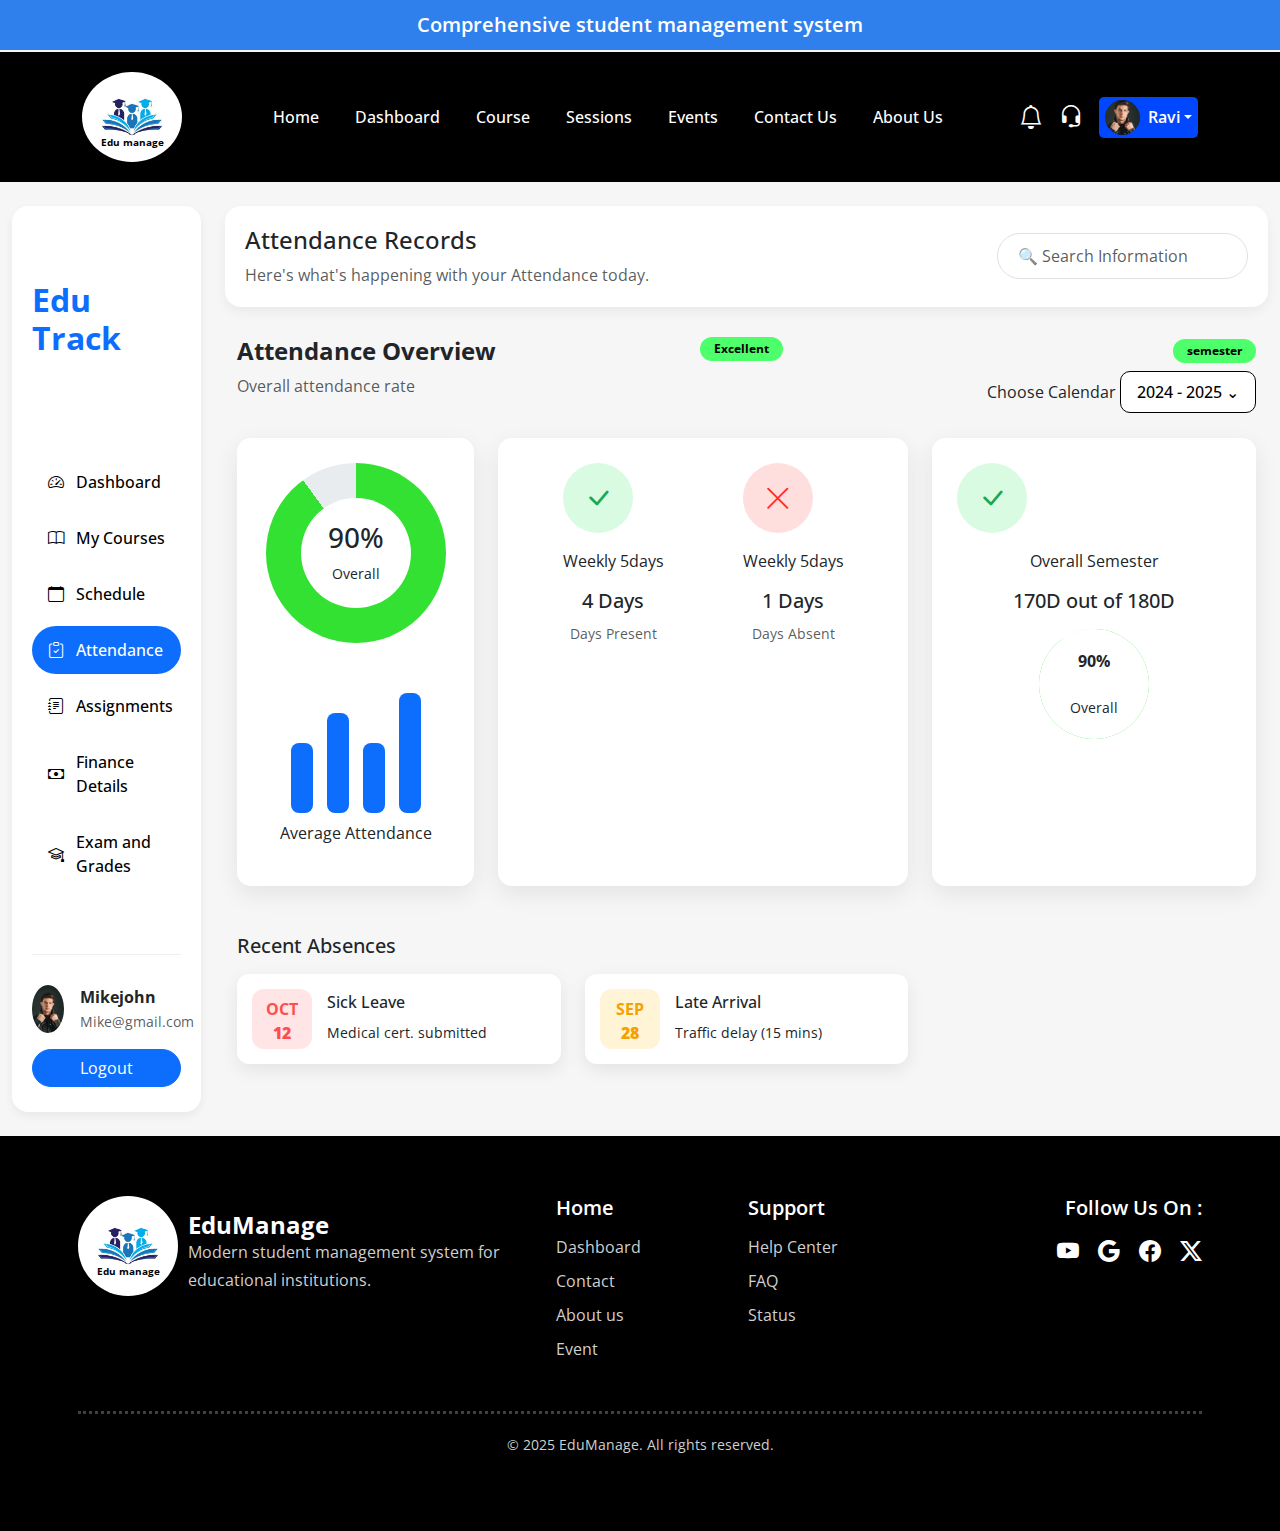
<file: attendance.html>
<!DOCTYPE html>
<html lang="en">
<head>
    <meta charset="UTF-8">
    <title>Student Management System</title>
    <meta name="viewport" content="width=device-width, initial-scale=1">
    <link href="https://cdn.jsdelivr.net/npm/bootstrap@5.3.2/dist/css/bootstrap.min.css" rel="stylesheet">
    <link href="https://cdn.jsdelivr.net/npm/bootstrap-icons/font/bootstrap-icons.css" rel="stylesheet">
    <link href="https://fonts.googleapis.com/css2?family=Open+Sans:wght@400;600;700&display=swap" rel="stylesheet">
    <link rel="stylesheet" href="dashboard.css">
    <link rel="stylesheet" href="style.css">
    <style>
        .card-box {
            background: #fff;
            border-radius: 14px;
            padding: 25px;
            box-shadow: 0 8px 25px rgba(0,0,0,0.08);
        }

        .badge-green {
            background: #4dff6a;
            color: #000;
            border-radius: 20px;
            padding: 6px 14px;
        }

        .calendar-btn {
            background: #fff;
            border-radius: 10px;
            padding: 8px 18px;
            border: 1px solid #000;
        }

        .donut {
            width: 180px;
            height: 180px;
            border-radius: 50%;
            background: conic-gradient(#32e132 90%, #e9ecef 0);
            margin: auto;
            display: flex;
            align-items: center;
            justify-content: center;
        }

        .donut-text {
            background: #fff;
            width: 110px;
            height: 110px;
            border-radius: 50%;
            display: flex;
            flex-direction: column;
            align-items: center;
            justify-content: center;
        }

        .mini-donut {
            width: 110px;
            height: 110px;
            border-radius: 50%;
            background: conic-gradient(#32e132 90%, #e9ecef 0);
            margin: auto;
            display: flex;
            align-items: center;
            justify-content: center;
        }

        .bars {
            display: flex;
            justify-content: center;
            align-items: flex-end;
            gap: 14px;
            height: 120px;
            margin-top: 50px;
        }

        .bar {
            width: 22px;
            background: #0d6efd;
            border-radius: 8px;
        }

        .bar1 { height: 70px; }
        .bar2 { height: 100px; }
        .bar3 { height: 70px; }
        .bar4 { height: 120px; }

        .circle {
            width: 70px;
            height: 70px;
            border-radius: 50%;
            display: flex;
            align-items: center;
            justify-content: center;
            font-size: 28px;
        }

        .success {
            background: #d9fbe2;
            color: #1aa84f;
        }

        .danger {
            background: #ffdede;
            color: #ff2d2d;
        }

        .absence-card {
            background: #fff;
            border-radius: 12px;
            padding: 15px;
            display: flex;
            align-items: center;
            gap: 15px;
            box-shadow: 0 6px 18px rgba(0,0,0,0.08);
        }

        .date {
            width: 60px;
            height: 60px;
            border-radius: 12px;
            text-align: center;
            padding-top: 8px;
            font-weight: bold;
        }

        .date.red {
            background: #ffe5e5;
            color: #ff4d4d;
        }

        .date.yellow {
            background: #fff4d6;
            color: #f4a100;
        }

        .calendar-wrapper {
            position: relative;
        }

        .calendar-btn {
            background: #fff;
            border: 1px solid #000;
            border-radius: 10px;
            padding: 8px 16px;
            font-weight: 500;
            cursor: pointer;
        }

        .calendar-popup {
            position: absolute;
            top: 50px;
            right: 0;
            width: 320px;
            background: #0d4bf5;
            color: #fff;
            border-radius: 18px;
            padding: 18px;
            display: none;
            z-index: 1000;
            box-shadow: 0 10px 30px rgba(0,0,0,0.3);
        }

        .calendar-header {
            display: flex;
            justify-content: space-between;
            align-items: center;
            font-size: 20px;
            font-weight: 600;
            margin-bottom: 15px;
        }

        .nav-btn {
            cursor: pointer;
            font-size: 22px;
            user-select: none;
        }

        .calendar-days,
        .calendar-dates {
            display: grid;
            grid-template-columns: repeat(7, 1fr);
            text-align: center;
        }

        .calendar-days {
            font-weight: 500;
            margin-bottom: 10px;
        }

        .calendar-dates span {
            padding: 8px;
            border-radius: 50%;
            cursor: pointer;
        }

        .calendar-dates span:hover {
            background: rgba(255,255,255,0.3);
        }

        .calendar-dates .active {
            border: 2px solid #000;
            background: #fff;
            color: #000;
        }
    </style>
</head>
<body>
<div class="top-header">
    Comprehensive student management system
</div>

<nav class="navbar navbar-expand-lg">
    <div class="container">
        <a class="navbar-brand logo-wrapper" href="home.html">
            <img src="images/7cfdf39738ade45b531f161f7949505e1ffaa445.jpg" alt="Logo">
            <span class="logo-text">Edu manage</span>
        </a>

        <button class="navbar-toggler bg-light" type="button" data-bs-toggle="collapse" data-bs-target="#menu">
            <span class="navbar-toggler-icon"></span>
        </button>

        <div class="collapse navbar-collapse" id="menu">
            <ul class="navbar-nav mx-auto">
                <li class="nav-item"><a class="nav-link " href="home.html">Home</a></li>
                <li class="nav-item"><a class="nav-link " href="dashboard.html">Dashboard</a></li>
                <li class="nav-item"><a class="nav-link" href="course.html">Course</a></li>
                <li class="nav-item"><a class="nav-link" href="session.html">Sessions</a></li>
                <li class="nav-item"><a class="nav-link" href="event.html">Events</a></li>
                <li class="nav-item"><a class="nav-link" href="contact.html">Contact Us</a></li>
                <li class="nav-item"><a class="nav-link" href="about.html">About Us</a></li>
            </ul>

            <div class="d-flex align-items-center gap-3">
                <i class="bi bi-bell text-white fs-4" data-bs-toggle="modal"
                data-bs-target="#notificationModal" style="cursor: pointer;"></i>
                <i class="bi bi-headset text-white fs-4" onclick="window.location.href='contact.html'" style="cursor: pointer;"></i>
                
                <a class="d-flex align-items-center user-btn dropdown-toggle text-decoration-none" href="#" data-bs-toggle="modal" data-bs-target="#registerModal">
                    <img src="images/8f26f922737c90b127d371ae2ece47cfc441c2d9.jpg" class="user-img" alt="User">
                    <span class="ms-2">Ravi</span>
                </a>
            </div>
        </div>
    </div>
</nav>

<div class="modal fade notification-modal"
     id="notificationModal"
     tabindex="-1"
     aria-hidden="true">

  <div class="modal-dialog modal-dialog-centered modal-lg">
    <div class="modal-content">

      <div class="modal-header border-0">
        <h5 class="modal-title">Notifications</h5>
        <button type="button"
                class="btn-close"
                data-bs-dismiss="modal"></button>
      </div>

      <div class="modal-body">

        <div class="mb-4">
          <div class="notification-title">Attendance Alert:</div>
          <div class="notification-text">
            "Your attendance has fallen below 75%. Please attend upcoming classes regularly."
          </div>
        </div>

        <div>
          <div class="notification-title">Event Notification:</div>
          <div class="notification-text">
            "Cultural Fest 2025 registrations are now open! Join before Nov 10th."
          </div>
        </div>

      </div>

    </div>
  </div>
</div>


<div class="modal fade modal1" id="registerModal" tabindex="-1">
    <div class="modal-dialog modal-dialog-centered modal-lg">
        <div class="modal-content register-modal">
            <button class="btn-close position-absolute top-0 end-0 m-3"
                data-bs-dismiss="modal"></button>

            <h2 class="text-center fw-bold mb-4">Register Free !</h2>

            <input type="email" class="form-control custom-input mb-3" placeholder="Enter your e-mail">
            <input type="password" class="form-control custom-input mb-3" placeholder="Password">

            <div class="d-flex justify-content-between align-items-center mb-3">
                <button class="btn login-btn w-50" onclick="loginSuccess()">Login</button>
                <a href="#" class="forgot-link">Forget your password?</a>
            </div>

            <div class="text-center my-3">
                <span class="line"></span>
                <span class="mx-2 fw-semibold">Sign Up Using</span>
                <span class="line"></span>
            </div>

            <div class="social-box text-center">
                <i class="bi bi-google"></i>
                <i class="bi bi-facebook"></i>
                <i class="bi bi-instagram"></i>
                <i class="bi bi-twitter-x"></i>
            </div>

            <p class="text-center mt-4">
                Don't have an account ?
                <a href="#" class="create-link" data-bs-toggle="modal" data-bs-target="#signUpModal">Create New Account</a>
            </p>
        </div>
    </div>
</div>

<div class="modal fade modal1" id="successModal" tabindex="-1">
    <div class="modal-dialog modal-dialog-centered modal-lg">
        <div class="modal-content success-modal">
            <div class="success-header">
                <h4>Welcome Our Students</h4>
                <p>Login Successfully</p>
            </div>
            <img src="images/schoolboy.png" class="img-fluid success-img">
        </div>
    </div>
</div>

<div class="modal fade modal1" id="signUpModal" tabindex="-1">
    <div class="modal-dialog modal-dialog-centered modal-lg">
        <div class="modal-content register-modal">
            <button class="btn-close position-absolute top-0 end-0 m-3"
                data-bs-dismiss="modal"></button>

            <h2 class="text-center fw-bold mb-4">Sign Up</h2>

            <input type="text" class="form-control custom-input mb-3" placeholder="Full Name">
            <input type="email" class="form-control custom-input mb-3" placeholder="E-mail">
            <input type="password" class="form-control custom-input mb-3" placeholder="Password">

            <button class="btn login-btn w-50 d-block" style="margin: 50px auto;" onclick="signupSuccess()">Sign Up</button>
           
            <p class="text-center mt-4">
                Already have an account ?
                <a href="#" class="create-link" data-bs-toggle="modal" data-bs-target="#registerModal">Login</a>
            </p>
        </div>
    </div>
</div>

<div class="modal fade modal1" id="successModal1" tabindex="-1">
    <div class="modal-dialog modal-dialog-centered modal-lg">
        <div class="modal-content success-modal">
            <div class="success-header">
                <h4>Welcome Our Students</h4>
                <p>Signup Successfully</p>
            </div>
            <img src="images/schoolboy.png" class="img-fluid success-img">
        </div>
    </div>
</div>

<script>
    function loginSuccess() {
        let registerModal = bootstrap.Modal.getInstance(
            document.getElementById('registerModal')
        );
        registerModal.hide();

        let successModal = new bootstrap.Modal(
            document.getElementById('successModal')
        );
        successModal.show();

        setTimeout(() => {
            window.location.href = "home.html";
        }, 3000);
    }

    function signupSuccess() {
        let signUpModal = bootstrap.Modal.getInstance(
            document.getElementById('signUpModal')
        );
        signUpModal.hide();

        let successModal1 = new bootstrap.Modal(
            document.getElementById('successModal1')
        );
        successModal1.show();

        setTimeout(() => {
            window.location.href = "home.html";
        }, 3000);
    }
</script>

<div class="container-fluid py-4">
  <div class="row g-4">

    <div class="col-lg-3 col-xl-2">

        <div class="sidebar h-100">
            <h3>Edu Track</h3>

            <a href="dashboard.html" ><i class="bi bi-speedometer2"></i> Dashboard</a>
            <a href="course.html" ><i class="bi bi-book"></i> My Courses</a>
            <a href="session.html"><i class="bi bi-calendar"></i> Schedule</a>
            <a href="attendance.html" class="active"><i class="bi bi-clipboard-check"></i> Attendance</a>
            <a href="assignment.html"><i class="bi bi-journal-text"></i> Assignments</a>
            <a href="finance.html"><i class="bi bi-cash"></i> Finance Details</a>
            <a href="exam.html"><i class="bi bi-mortarboard"></i> Exam and Grades</a>

            <div class="profile">
                <div class="d-flex align-items-center gap-3 mb-3">
                    <img src="images/8f26f922737c90b127d371ae2ece47cfc441c2d9.jpg" class="rounded-circle">
                    <div class="profile-info">
                    <strong>Mikejohn</strong><br>
                    <small class="text-muted">Mike@gmail.com</small>
                    </div>
                </div>
                <button class="btn btn-primary rounded-pill" onclick="window.location.href='index.html'">Logout</button>
            </div>
        </div>
    </div>

    <div class="main col-lg-9 col-xl-10">
        <div class="header d-flex justify-content-between align-items-center">
            <div>
                <h4>Attendance Records</h4>
                <p class="text-muted mb-0">Here's what's happening with your Attendance today.</p>
            </div>
            <input type="text" class="form-control search-box w-25" placeholder="🔍 Search Information">
        </div>
        <div class="row g-4 mb-4">
            <div class="container-fluid p-4">
                <div class="d-flex justify-content-between align-items-start mb-4">
                    <div>
                        <h4 class="fw-bold">Attendance Overview</h4>
                        <p class="text-muted">Overall attendance rate</p>
                    </div>
                     <span class="badge badge-green mb-3">Excellent</span>
                    <div class="text-end">
                        <span class="badge badge-green mb-2">semester</span><br>
                        <div class="calendar-wrapper">
                            <label class="calendar-label">Choose Calendar</label>

                            <button class="calendar-btn" id="calendarToggle">
                                2024 - 2025 ⌄
                            </button>

                            <div class="calendar-popup" id="calendarPopup">
                                <div class="calendar-header">
                                    <span class="nav-btn" id="prevMonth">&lt;</span>
                                    <span class="month" id="monthYear"></span>
                                    <span class="nav-btn" id="nextMonth">&gt;</span>
                                </div>

                                <div class="calendar-days">
                                    <span>Sun</span><span>Mon</span><span>Tue</span>
                                    <span>Wed</span><span>Thu</span><span>Fri</span><span>Sat</span>
                                </div>

                                <div class="calendar-dates" id="calendarDates"></div>
                            </div>
                        </div>
                    </div>
                </div>

                <div class="row g-4">

                    <div class="col-lg-3">
                        <div class="card-box text-center">
                            <div class="donut">
                                <div class="donut-text">
                                    <h3>90%</h3>
                                    <small>Overall</small>
                                </div>
                            </div>

                            <div class="bars">
                                <div class="bar bar1"></div>
                                <div class="bar bar2"></div>
                                <div class="bar bar3"></div>
                                <div class="bar bar4"></div>
                            </div>
                            <p class="mt-2">Average Attendance</p>
                        </div>
                    </div>

                    <div class="col-lg-5">
                        <div class="card-box d-flex justify-content-around text-center h-100">
                            

                            <div>
                                <div class="circle success">
                                    <i class="bi bi-check-lg"></i>
                                </div>
                                <p class="mt-3">Weekly 5days</p>
                                <h5>4 Days</h5>
                                <small class="text-muted">Days Present</small>
                            </div>

                            <div>
                                <div class="circle danger">
                                    <i class="bi bi-x-lg"></i>
                                </div>
                                <p class="mt-3">Weekly 5days</p>
                                <h5>1 Days</h5>
                                <small class="text-muted">Days Absent</small>
                            </div>

                        </div>
                    </div>

                    <div class="col-lg-4">
                        <div class="card-box text-center h-100">
                            <div class="circle success mb-3">
                                <i class="bi bi-check-lg"></i>
                            </div>

                            <p>Overall Semester</p>
                            <h5>170D out of 180D</h5>

                            <div class="mini-donut mt-3">
                                <div class="donut-text">
                                    <strong>90%</strong><br>
                                    <small>Overall</small>
                                </div>
                            </div>
                        </div>
                    </div>

                </div>

                <h5 class="mt-5 mb-3">Recent Absences</h5>

                <div class="row g-4">
                    <div class="col-md-4">
                        <div class="absence-card">
                            <div class="date red">
                                OCT<br><strong>12</strong>
                            </div>
                            <div>
                                <h6>Sick Leave</h6>
                                <small>Medical cert. submitted</small>
                            </div>
                        </div>
                    </div>

                    <div class="col-md-4">
                        <div class="absence-card">
                            <div class="date yellow">
                                SEP<br><strong>28</strong>
                            </div>
                            <div>
                                <h6>Late Arrival</h6>
                                <small>Traffic delay (15 mins)</small>
                            </div>
                        </div>
                    </div>
                </div>

            </div>


        </div>
    </div>
  </div>
</div>

<script>
    const toggleBtn = document.getElementById("calendarToggle");
    const popup = document.getElementById("calendarPopup");
    const monthYear = document.getElementById("monthYear");
    const datesContainer = document.getElementById("calendarDates");
    const prevBtn = document.getElementById("prevMonth");
    const nextBtn = document.getElementById("nextMonth");

    let currentDate = new Date();

    toggleBtn.addEventListener("click", (e) => {
        e.stopPropagation();
        popup.style.display = popup.style.display === "block" ? "none" : "block";
    });

    document.addEventListener("click", () => {
        popup.style.display = "none";
    });

    popup.addEventListener("click", e => e.stopPropagation());

    function renderCalendar() {
        datesContainer.innerHTML = "";

        const year = currentDate.getFullYear();
        const month = currentDate.getMonth();

        const months = [
            "January","February","March","April","May","June",
            "July","August","September","October","November","December"
        ];

        monthYear.innerText = `${months[month]} ${year}`;

        const firstDay = new Date(year, month, 1).getDay();
        const totalDays = new Date(year, month + 1, 0).getDate();

        for (let i = 0; i < firstDay; i++) {
            datesContainer.appendChild(document.createElement("span"));
        }

        const today = new Date();

        for (let d = 1; d <= totalDays; d++) {
            const span = document.createElement("span");
            span.textContent = d;

            if (
                d === today.getDate() &&
                month === today.getMonth() &&
                year === today.getFullYear()
            ) {
                span.classList.add("active");
            }

            span.onclick = () => {
                document.querySelectorAll(".calendar-dates span")
                    .forEach(el => el.classList.remove("active"));
                span.classList.add("active");
            };

            datesContainer.appendChild(span);
        }
    }

    prevBtn.onclick = () => {
        currentDate.setMonth(currentDate.getMonth() - 1);
        renderCalendar();
    };

    nextBtn.onclick = () => {
        currentDate.setMonth(currentDate.getMonth() + 1);
        renderCalendar();
    };

    renderCalendar();
</script>


<footer class="footer-section">
    <div class="container px-2">

        <div class="row g-4 align-items-start">
            <div class="col-lg-5 col-md-6">
                <div class="d-flex mb-3">
                    <a class="navbar-brand logo-wrapper" href="#">
                        <img src="images/7cfdf39738ade45b531f161f7949505e1ffaa445.jpg" alt="Logo">
                        <span class="logo-text">Edu manage</span>
                    </a>    
                    <div style="margin-left: 10px;margin-top: 15px;">
                        <h4 class="mb-0 text-white fw-bold">EduManage</h4>
                        <p class="footer-desc">
                            Modern student management system for educational institutions.
                        </p>
                    </div>
                </div>
            </div>

            <div class="col-lg-2 col-md-3">
                <h5 class="footer-title">Home</h5>
                <ul class="footer-links">
                    <li><a href="#">Dashboard</a></li>
                    <li><a href="#">Contact</a></li>
                    <li><a href="#">About us</a></li>
                    <li><a href="#">Event</a></li>
                </ul>
            </div>

            <div class="col-lg-2 col-md-3">
                <h5 class="footer-title">Support</h5>
                <ul class="footer-links">
                    <li><a href="#">Help Center</a></li>
                    <li><a href="#">FAQ</a></li>
                    <li><a href="#">Status</a></li>
                </ul>
            </div>

            <div class="col-lg-3 text-lg-end">
                <h5 class="footer-title">Follow Us On :</h5>
                <div class="social-icons">
                    <a href="#"><i class="bi bi-youtube"></i></a>
                    <a href="#"><i class="bi bi-google"></i></a>
                    <a href="#"><i class="bi bi-facebook"></i></a>
                    <a href="#"><i class="bi bi-twitter-x"></i></a>
                </div>
            </div>
        </div>

        <hr class="footer-divider">

        <p class="footer-bottom">
            © 2025 EduManage. All rights reserved.
        </p>
    </div>
</footer>
<script src="https://cdn.jsdelivr.net/npm/bootstrap@5.3.2/dist/js/bootstrap.bundle.min.js"></script>
</body>
</html>
</file>
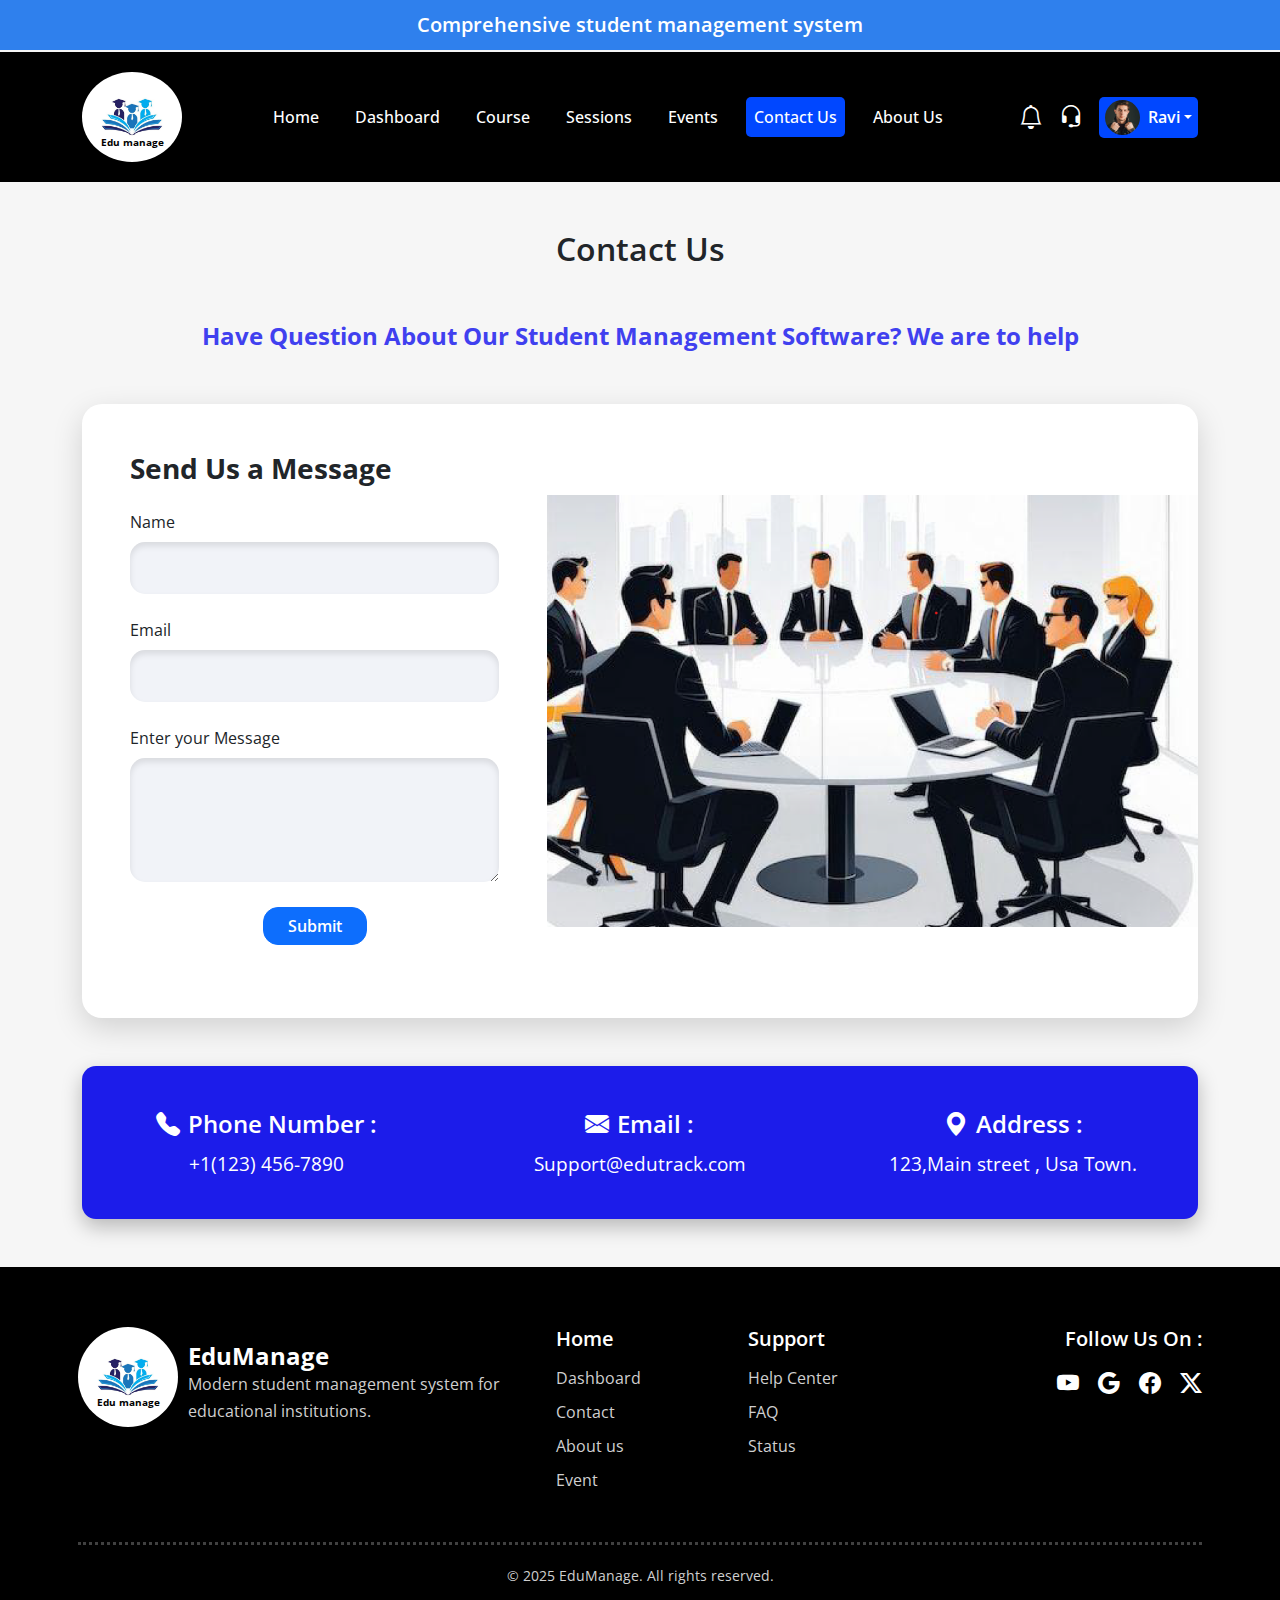
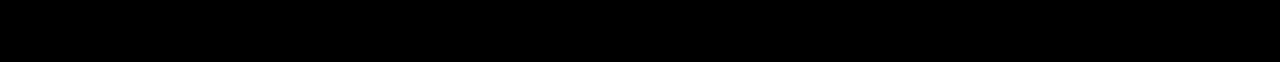
<file: contact.html>
<!DOCTYPE html>
<html lang="en">
<head>
    <meta charset="UTF-8">
    <title>Student Management System</title>
    <meta name="viewport" content="width=device-width, initial-scale=1">
    <link href="https://cdn.jsdelivr.net/npm/bootstrap@5.3.2/dist/css/bootstrap.min.css" rel="stylesheet">
    <link href="https://cdn.jsdelivr.net/npm/bootstrap-icons/font/bootstrap-icons.css" rel="stylesheet">
    <link href="https://fonts.googleapis.com/css2?family=Open+Sans:wght@400;600;700&display=swap" rel="stylesheet">
    <link rel="stylesheet" href="style.css">
    <style>
        .contact-card {
            background: #fff;
            border-radius: 20px;
            box-shadow: 0 10px 30px rgba(0,0,0,0.15);
            overflow: hidden;
        }

        .custom-input {
            border: none;
            border-radius: 15px;
            background: #f1f3f8;
            padding: 14px 16px;
            box-shadow: inset 0 4px 6px rgba(0,0,0,0.1);
        }

        .custom-input:focus {
            outline: none;
            box-shadow: inset 0 4px 6px rgba(0,0,0,0.15);
        }

        .btn-primary {
            background: #0d6efd;
            border-radius: 15px;
            font-weight: 600;
            display: block;
            margin: 25px auto;
        }

        .contact-image {
            width: 100%;
            height: 100%;
            object-fit: cover;
        }

        .info-bar {
            background: rgb(28, 28, 234);
            border-radius: 14px;
            padding: 30px 10px;
            box-shadow: 0 8px 20px rgba(0,0,0,0.25);
            animation:bg 2s infinite alternate
        }

        @keyframes bg {
            0% {
                background-color: rgb(28, 28, 234);
            }
            100% {
                background-color: #fff;
            }
        }


        .info-col {
            padding: 10px 0;
        }

        .info-title {
            display: flex;
            justify-content: center;
            align-items: center;
            gap: 8px;
            color: white;
            font-weight: 600;
            font-size: 1.5rem;
            animation:color 2s infinite alternate;
        }

        .info-title i {
            font-size: 1.5rem;
        }

        .info-text {
            margin-top: 8px;
            color: white;
            font-size: 1.2rem;
            animation:color 2s infinite alternate;
        }

        @keyframes color {
            0% {
                color: white;
            }
            100% {
                color: black;
            }
        }
    </style>
</head>
<body>
<div class="top-header">
    Comprehensive student management system
</div>

<nav class="navbar navbar-expand-lg">
    <div class="container">
        <a class="navbar-brand logo-wrapper" href="home.html">
            <img src="images/7cfdf39738ade45b531f161f7949505e1ffaa445.jpg" alt="Logo">
            <span class="logo-text">Edu manage</span>
        </a>

        <button class="navbar-toggler bg-light" type="button" data-bs-toggle="collapse" data-bs-target="#menu">
            <span class="navbar-toggler-icon"></span>
        </button>

        <div class="collapse navbar-collapse" id="menu">
            <ul class="navbar-nav mx-auto">
                <li class="nav-item"><a class="nav-link " href="home.html">Home</a></li>
                <li class="nav-item"><a class="nav-link" href="dashboard.html">Dashboard</a></li>
                <li class="nav-item"><a class="nav-link" href="course.html">Course</a></li>
                <li class="nav-item"><a class="nav-link" href="session.html">Sessions</a></li>
                <li class="nav-item"><a class="nav-link" href="event.html">Events</a></li>
                <li class="nav-item"><a class="nav-link active" href="contact.html">Contact Us</a></li>
                <li class="nav-item"><a class="nav-link" href="about.html">About Us</a></li>
            </ul>

            <div class="d-flex align-items-center gap-3">
                <i class="bi bi-bell text-white fs-4" data-bs-toggle="modal"
                data-bs-target="#notificationModal" style="cursor: pointer;"></i>
                <i class="bi bi-headset text-white fs-4" onclick="window.location.href='contact.html'" style="cursor: pointer;"></i>
                
                <a class="d-flex align-items-center user-btn dropdown-toggle text-decoration-none" href="#" data-bs-toggle="modal" data-bs-target="#registerModal">
                    <img src="images/8f26f922737c90b127d371ae2ece47cfc441c2d9.jpg" class="user-img" alt="User">
                    <span class="ms-2">Ravi</span>
                </a>
            </div>
        </div>
    </div>
</nav>

<div class="modal fade notification-modal"
     id="notificationModal"
     tabindex="-1"
     aria-hidden="true">

  <div class="modal-dialog modal-dialog-centered modal-lg">
    <div class="modal-content">

      <div class="modal-header border-0">
        <h5 class="modal-title">Notifications</h5>
        <button type="button"
                class="btn-close"
                data-bs-dismiss="modal"></button>
      </div>

      <div class="modal-body">

        <div class="mb-4">
          <div class="notification-title">Attendance Alert:</div>
          <div class="notification-text">
            "Your attendance has fallen below 75%. Please attend upcoming classes regularly."
          </div>
        </div>

        <div>
          <div class="notification-title">Event Notification:</div>
          <div class="notification-text">
            "Cultural Fest 2025 registrations are now open! Join before Nov 10th."
          </div>
        </div>

      </div>

    </div>
  </div>
</div>


<div class="modal fade modal1" id="registerModal" tabindex="-1">
    <div class="modal-dialog modal-dialog-centered modal-lg">
        <div class="modal-content register-modal">
            <button class="btn-close position-absolute top-0 end-0 m-3"
                data-bs-dismiss="modal"></button>

            <h2 class="text-center fw-bold mb-4">Register Free !</h2>

            <input type="email" class="form-control custom-input mb-3" placeholder="Enter your e-mail">
            <input type="password" class="form-control custom-input mb-3" placeholder="Password">

            <div class="d-flex justify-content-between align-items-center mb-3">
                <button class="btn login-btn w-50" onclick="loginSuccess()">Login</button>
                <a href="#" class="forgot-link">Forget your password?</a>
            </div>

            <div class="text-center my-3">
                <span class="line"></span>
                <span class="mx-2 fw-semibold">Sign Up Using</span>
                <span class="line"></span>
            </div>

            <div class="social-box text-center">
                <i class="bi bi-google"></i>
                <i class="bi bi-facebook"></i>
                <i class="bi bi-instagram"></i>
                <i class="bi bi-twitter-x"></i>
            </div>

            <p class="text-center mt-4">
                Don't have an account ?
                <a href="#" class="create-link" data-bs-toggle="modal" data-bs-target="#signUpModal">Create New Account</a>
            </p>
        </div>
    </div>
</div>

<div class="modal fade modal1" id="successModal" tabindex="-1">
    <div class="modal-dialog modal-dialog-centered modal-lg">
        <div class="modal-content success-modal">
            <div class="success-header">
                <h4>Welcome Our Students</h4>
                <p>Login Successfully</p>
            </div>
            <img src="images/schoolboy.png" class="img-fluid success-img">
        </div>
    </div>
</div>

<div class="modal fade modal1" id="signUpModal" tabindex="-1">
    <div class="modal-dialog modal-dialog-centered modal-lg">
        <div class="modal-content register-modal">
            <button class="btn-close position-absolute top-0 end-0 m-3"
                data-bs-dismiss="modal"></button>

            <h2 class="text-center fw-bold mb-4">Sign Up</h2>

            <input type="text" class="form-control custom-input mb-3" placeholder="Full Name">
            <input type="email" class="form-control custom-input mb-3" placeholder="E-mail">
            <input type="password" class="form-control custom-input mb-3" placeholder="Password">

            <button class="btn login-btn w-50 d-block" style="margin: 50px auto;" onclick="signupSuccess()">Sign Up</button>
           
            <p class="text-center mt-4">
                Already have an account ?
                <a href="#" class="create-link" data-bs-toggle="modal" data-bs-target="#registerModal">Login</a>
            </p>
        </div>
    </div>
</div>

<div class="modal fade modal1" id="successModal1" tabindex="-1">
    <div class="modal-dialog modal-dialog-centered modal-lg">
        <div class="modal-content success-modal">
            <div class="success-header">
                <h4>Welcome Our Students</h4>
                <p>Signup Successfully</p>
            </div>
            <img src="images/schoolboy.png" class="img-fluid success-img">
        </div>
    </div>
</div>

<script>
    function loginSuccess() {
        let registerModal = bootstrap.Modal.getInstance(
            document.getElementById('registerModal')
        );
        registerModal.hide();

        let successModal = new bootstrap.Modal(
            document.getElementById('successModal')
        );
        successModal.show();

        setTimeout(() => {
            window.location.href = "home.html";
        }, 3000);
    }

    function signupSuccess() {
        let signUpModal = bootstrap.Modal.getInstance(
            document.getElementById('signUpModal')
        );
        signUpModal.hide();

        let successModal1 = new bootstrap.Modal(
            document.getElementById('successModal1')
        );
        successModal1.show();

        setTimeout(() => {
            window.location.href = "home.html";
        }, 3000);
    }
</script>

<div class="container my-5">
    <h2 style="text-align: center;font-weight: 600;font-size: 2rem;">Contact Us</h2>
    <p style="text-align: center;color: rgb(64, 64, 239);font-size: 1.5rem;font-weight: 700;margin:50px auto">Have Question About Our Student Management Software? We are to help</p>
    <div class="contact-card">
    
        <div class="row g-0 align-items-center">
            <div class="col-lg-5 p-5">
                <h3 class="fw-bold mb-4">Send Us a Message</h3>

                <div class="mb-4">
                <label class="form-label">Name</label>
                <input type="text" class="form-control custom-input">
                </div>

                <div class="mb-4">
                <label class="form-label">Email</label>
                <input type="email" class="form-control custom-input">
                </div>

                <div class="mb-4">
                <label class="form-label">Enter your Message</label>
                <textarea rows="4" class="form-control custom-input"></textarea>
                </div>

                <button class="btn btn-primary px-4">Submit</button>
            </div>

            <div class="col-lg-7">
                <img src="images/Screenshot 2025-12-30 114908.png" class="img-fluid contact-image" alt="Meeting">
            </div>

        </div>
    </div>
</div>

<div class="container my-5">
    <div class="info-bar">
        <div class="row text-center align-items-center">
            <div class="col-md-4 info-col">
                <div class="info-title">
                <i class="bi bi-telephone-fill"></i>
                <span>Phone Number :</span>
                </div>
                <div class="info-text">+1(123) 456-7890</div>
            </div>

            <div class="col-md-4 info-col">
                <div class="info-title">
                <i class="bi bi-envelope-fill"></i>
                <span>Email :</span>
                </div>
                <div class="info-text">Support@edutrack.com</div>
            </div>

            <div class="col-md-4 info-col">
                <div class="info-title">
                <i class="bi bi-geo-alt-fill"></i>
                <span>Address :</span>
                </div>
                <div class="info-text">123,Main street , Usa Town.</div>
            </div>

        </div>
    </div>
</div>

<footer class="footer-section">
    <div class="container px-2">

        <div class="row g-4 align-items-start">
            <div class="col-lg-5 col-md-6">
                <div class="d-flex mb-3">
                    <a class="navbar-brand logo-wrapper" href="#">
                        <img src="images/7cfdf39738ade45b531f161f7949505e1ffaa445.jpg" alt="Logo">
                        <span class="logo-text">Edu manage</span>
                    </a>    
                    <div style="margin-left: 10px;margin-top: 15px;">
                        <h4 class="mb-0 text-white fw-bold">EduManage</h4>
                        <p class="footer-desc">
                            Modern student management system for educational institutions.
                        </p>
                    </div>
                </div>
            </div>

            <div class="col-lg-2 col-md-3">
                <h5 class="footer-title">Home</h5>
                <ul class="footer-links">
                    <li><a href="#">Dashboard</a></li>
                    <li><a href="#">Contact</a></li>
                    <li><a href="#">About us</a></li>
                    <li><a href="#">Event</a></li>
                </ul>
            </div>

            <div class="col-lg-2 col-md-3">
                <h5 class="footer-title">Support</h5>
                <ul class="footer-links">
                    <li><a href="#">Help Center</a></li>
                    <li><a href="#">FAQ</a></li>
                    <li><a href="#">Status</a></li>
                </ul>
            </div>

            <div class="col-lg-3 text-lg-end">
                <h5 class="footer-title">Follow Us On :</h5>
                <div class="social-icons">
                    <a href="#"><i class="bi bi-youtube"></i></a>
                    <a href="#"><i class="bi bi-google"></i></a>
                    <a href="#"><i class="bi bi-facebook"></i></a>
                    <a href="#"><i class="bi bi-twitter-x"></i></a>
                </div>
            </div>
        </div>

        <hr class="footer-divider">

        <p class="footer-bottom">
            © 2025 EduManage. All rights reserved.
        </p>
    </div>
</footer>
<script src="https://cdn.jsdelivr.net/npm/bootstrap@5.3.2/dist/js/bootstrap.bundle.min.js"></script>
</body>
</html>
</file>
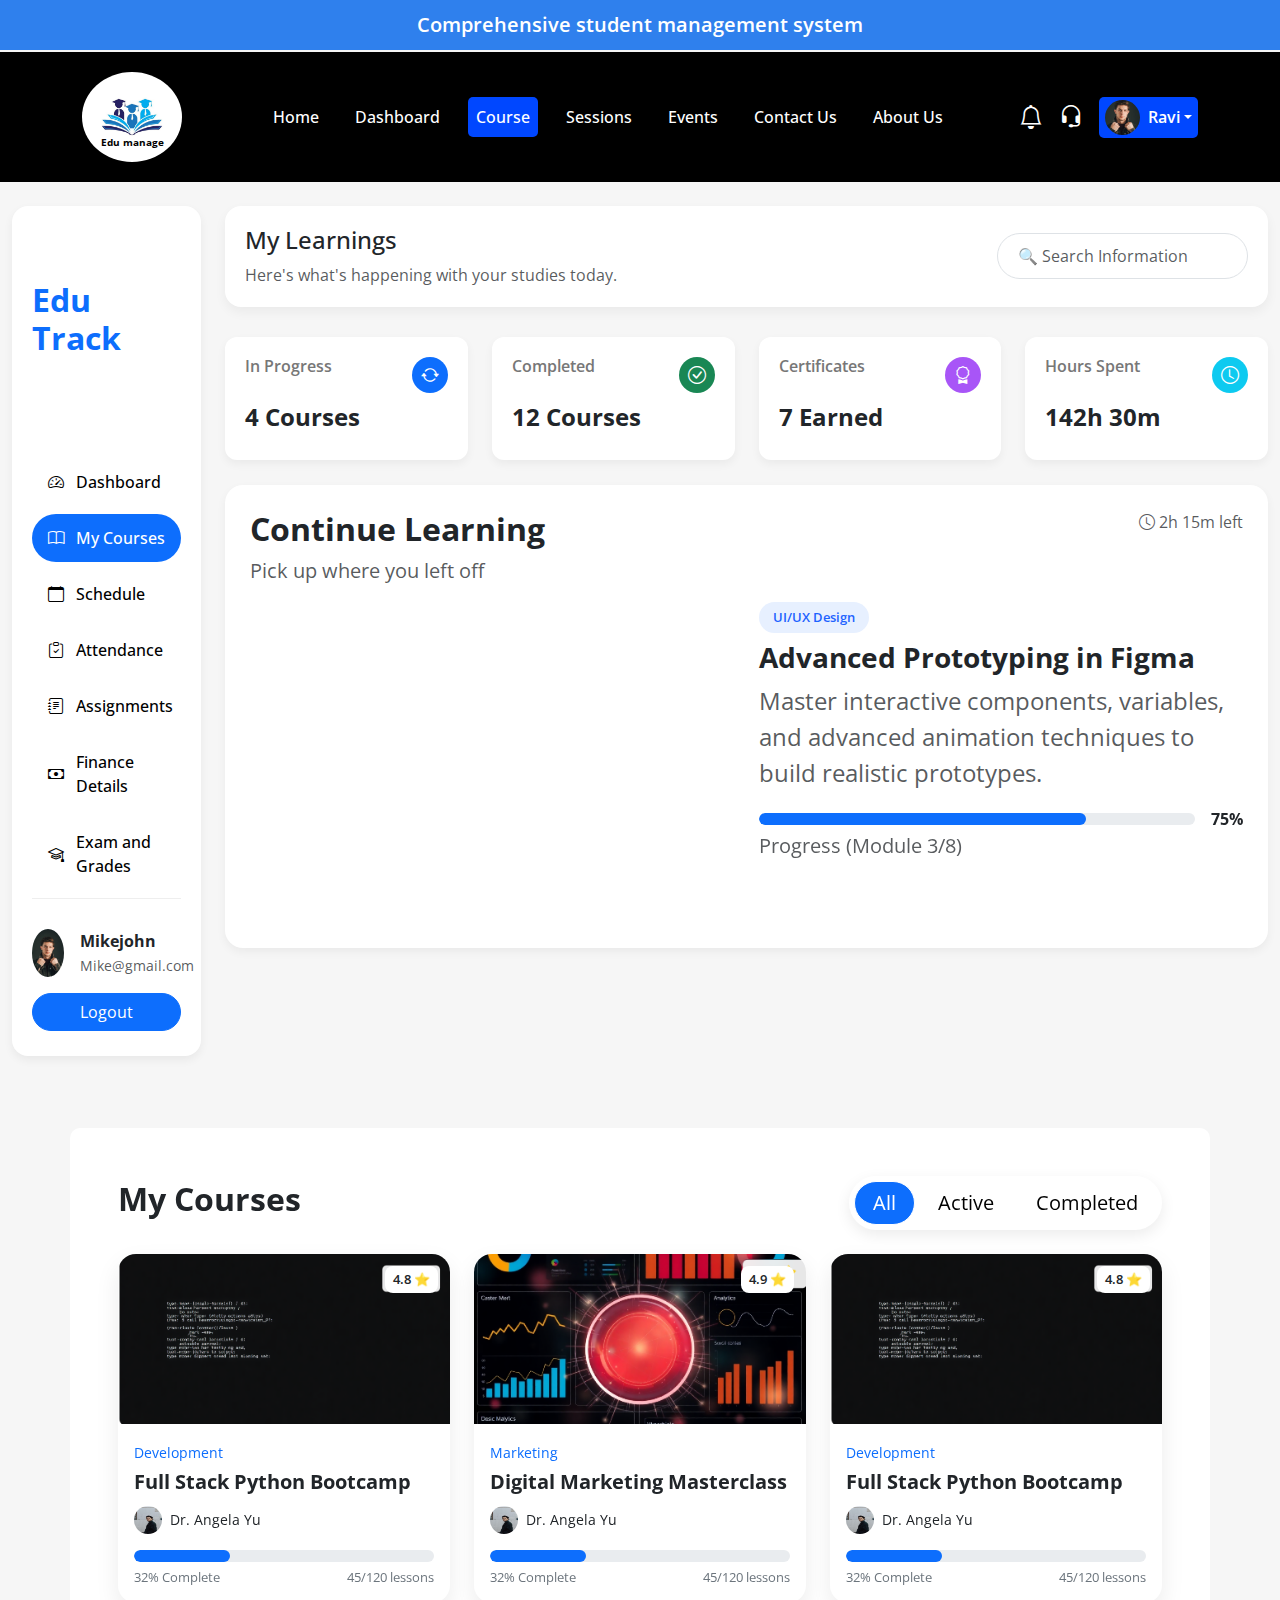
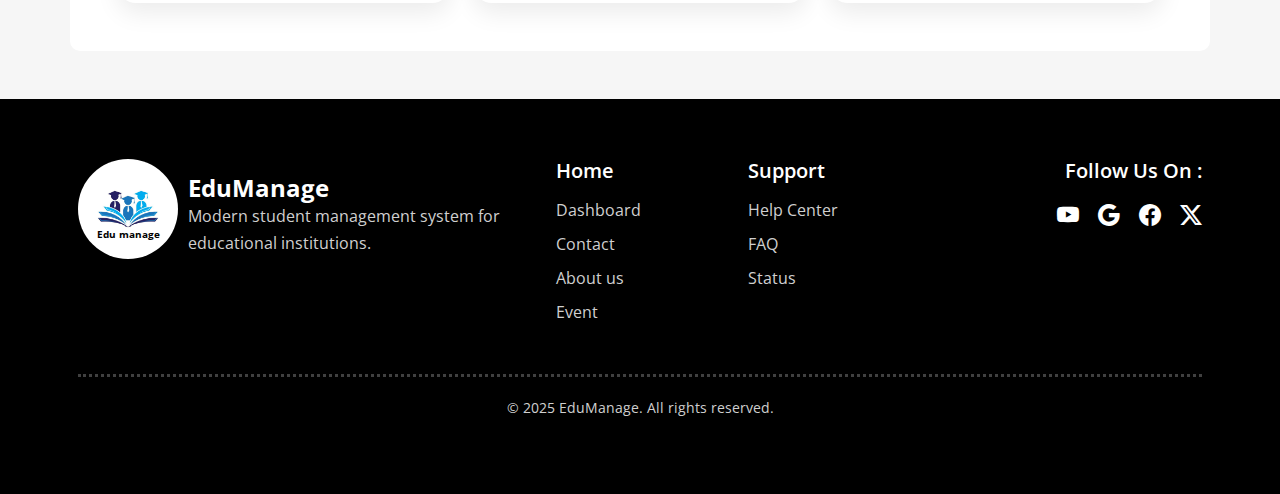
<file: course.html>
<!DOCTYPE html>
<html lang="en">
<head>
    <meta charset="UTF-8">
    <title>Student Management System</title>
    <meta name="viewport" content="width=device-width, initial-scale=1">
    <link href="https://cdn.jsdelivr.net/npm/bootstrap@5.3.2/dist/css/bootstrap.min.css" rel="stylesheet">
    <link href="https://cdn.jsdelivr.net/npm/bootstrap-icons/font/bootstrap-icons.css" rel="stylesheet">
    <link href="https://fonts.googleapis.com/css2?family=Open+Sans:wght@400;600;700&display=swap" rel="stylesheet">
    <link rel="stylesheet" href="dashboard.css">
    <link rel="stylesheet" href="style.css">
    <style>
        .stat-card {
            background: #fff;
            border-radius: 12px;
            padding: 20px;
            box-shadow: 0 4px 10px rgba(0,0,0,0.05);
            height: 100%;
        }

        .stat-card h6 {
            color: #777;
            font-weight: 600;
        }

        .stat-card h4 {
            font-weight: 700;
            margin-top: 10px;
        }

        .icon-circle {
            width: 36px;
            height: 36px;
            border-radius: 50%;
            display: flex;
            align-items: center;
            justify-content: center;
            font-size: 18px;
        }

        .learning-card {
            background: #fff;
            border-radius: 18px;
            padding: 25px;
            margin-top: 25px;
            box-shadow: 0 4px 10px rgba(0,0,0,0.05);
            
        }
            
        .badge-uiux {
            background: #e7f0ff;
            color: #1e63ff;
            font-weight: 600;
            border-radius: 20px;
            padding: 6px 14px;
            font-size: 13px;
            display: inline-block;
            margin-bottom: 8px;
        }

        .progress {
            height: 12px;
            border-radius: 10px;
        }

        .filter-tabs {
            background: #fff;
            border-radius: 30px;
            padding: 5px;
            box-shadow: 0 5px 15px rgba(0,0,0,0.08);
        }

        .filter-tabs .btn {
            border-radius: 30px;
            padding: 6px 18px;
            font-size: 14px;
            color: #000;
        }

        .filter-tabs .btn.active {
            background: #0d6efd;
            color: #fff;
        }

        .course-card {
            background: #fff;
            border-radius: 18px;
            box-shadow: 0 10px 25px rgba(0,0,0,0.08);
            overflow: hidden;
        }

        .course-img {
            position: relative;
            height: 170px;
        }

        .course-img img {
            width: 100%;
            height: 100%;
            object-fit: cover;
        }

        .rating {
            position: absolute;
            top: 12px;
            right: 12px;
            background: #fff;
            padding: 4px 8px;
            font-size: 13px;
            border-radius: 8px;
            font-weight: 600;
        }

        .category {
            color: #0d6efd;
            font-size: 14px;
            text-decoration: none;
        }

        .course-title {
            font-weight: 700;
            margin: 6px 0 12px;
        }

        .instructor {
            display: flex;
            align-items: center;
            gap: 8px;
            font-size: 14px;
        }

        .instructor img {
            width: 28px;
            height: 28px;
            border-radius: 50%;
        }


        .progress-bar {
            width: 32%;
            background: #0d6efd;
            border-radius: 10px;
        }

        .progress-info {
            display: flex;
            justify-content: space-between;
            font-size: 13px;
            color: #6c757d;
            margin-top: 6px;
        }
    </style>
</head>
<body>
<div class="top-header">
    Comprehensive student management system
</div>

<nav class="navbar navbar-expand-lg">
    <div class="container">
        <a class="navbar-brand logo-wrapper" href="home.html">
            <img src="images/7cfdf39738ade45b531f161f7949505e1ffaa445.jpg" alt="Logo">
            <span class="logo-text">Edu manage</span>
        </a>

        <button class="navbar-toggler bg-light" type="button" data-bs-toggle="collapse" data-bs-target="#menu">
            <span class="navbar-toggler-icon"></span>
        </button>

        <div class="collapse navbar-collapse" id="menu">
            <ul class="navbar-nav mx-auto">
                <li class="nav-item"><a class="nav-link " href="home.html">Home</a></li>
                <li class="nav-item"><a class="nav-link " href="dashboard.html">Dashboard</a></li>
                <li class="nav-item"><a class="nav-link active" href="course.html">Course</a></li>
                <li class="nav-item"><a class="nav-link" href="session.html">Sessions</a></li>
                <li class="nav-item"><a class="nav-link" href="event.html">Events</a></li>
                <li class="nav-item"><a class="nav-link" href="contact.html">Contact Us</a></li>
                <li class="nav-item"><a class="nav-link" href="about.html">About Us</a></li>
            </ul>

            <div class="d-flex align-items-center gap-3">
                <i class="bi bi-bell text-white fs-4" data-bs-toggle="modal"
                data-bs-target="#notificationModal" style="cursor: pointer;"></i>
                <i class="bi bi-headset text-white fs-4" onclick="window.location.href='contact.html'" style="cursor: pointer;"></i>
                
                <a class="d-flex align-items-center user-btn dropdown-toggle text-decoration-none" href="#" data-bs-toggle="modal" data-bs-target="#registerModal">
                    <img src="images/8f26f922737c90b127d371ae2ece47cfc441c2d9.jpg" class="user-img" alt="User">
                    <span class="ms-2">Ravi</span>
                </a>
            </div>
        </div>
    </div>
</nav>

<div class="modal fade notification-modal"
     id="notificationModal"
     tabindex="-1"
     aria-hidden="true">

  <div class="modal-dialog modal-dialog-centered modal-lg">
    <div class="modal-content">

      <div class="modal-header border-0">
        <h5 class="modal-title">Notifications</h5>
        <button type="button"
                class="btn-close"
                data-bs-dismiss="modal"></button>
      </div>

      <div class="modal-body">

        <div class="mb-4">
          <div class="notification-title">Attendance Alert:</div>
          <div class="notification-text">
            "Your attendance has fallen below 75%. Please attend upcoming classes regularly."
          </div>
        </div>

        <div>
          <div class="notification-title">Event Notification:</div>
          <div class="notification-text">
            "Cultural Fest 2025 registrations are now open! Join before Nov 10th."
          </div>
        </div>

      </div>

    </div>
  </div>
</div>


<div class="modal fade modal1" id="registerModal" tabindex="-1">
    <div class="modal-dialog modal-dialog-centered modal-lg">
        <div class="modal-content register-modal">
            <button class="btn-close position-absolute top-0 end-0 m-3"
                data-bs-dismiss="modal"></button>

            <h2 class="text-center fw-bold mb-4">Register Free !</h2>

            <input type="email" class="form-control custom-input mb-3" placeholder="Enter your e-mail">
            <input type="password" class="form-control custom-input mb-3" placeholder="Password">

            <div class="d-flex justify-content-between align-items-center mb-3">
                <button class="btn login-btn w-50" onclick="loginSuccess()">Login</button>
                <a href="#" class="forgot-link">Forget your password?</a>
            </div>

            <div class="text-center my-3">
                <span class="line"></span>
                <span class="mx-2 fw-semibold">Sign Up Using</span>
                <span class="line"></span>
            </div>

            <div class="social-box text-center">
                <i class="bi bi-google"></i>
                <i class="bi bi-facebook"></i>
                <i class="bi bi-instagram"></i>
                <i class="bi bi-twitter-x"></i>
            </div>

            <p class="text-center mt-4">
                Don't have an account ?
                <a href="#" class="create-link" data-bs-toggle="modal" data-bs-target="#signUpModal">Create New Account</a>
            </p>
        </div>
    </div>
</div>

<div class="modal fade modal1" id="successModal" tabindex="-1">
    <div class="modal-dialog modal-dialog-centered modal-lg">
        <div class="modal-content success-modal">
            <div class="success-header">
                <h4>Welcome Our Students</h4>
                <p>Login Successfully</p>
            </div>
            <img src="images/schoolboy.png" class="img-fluid success-img">
        </div>
    </div>
</div>

<div class="modal fade modal1" id="signUpModal" tabindex="-1">
    <div class="modal-dialog modal-dialog-centered modal-lg">
        <div class="modal-content register-modal">
            <button class="btn-close position-absolute top-0 end-0 m-3"
                data-bs-dismiss="modal"></button>

            <h2 class="text-center fw-bold mb-4">Sign Up</h2>

            <input type="text" class="form-control custom-input mb-3" placeholder="Full Name">
            <input type="email" class="form-control custom-input mb-3" placeholder="E-mail">
            <input type="password" class="form-control custom-input mb-3" placeholder="Password">

            <button class="btn login-btn w-50 d-block" style="margin: 50px auto;" onclick="signupSuccess()">Sign Up</button>
           
            <p class="text-center mt-4">
                Already have an account ?
                <a href="#" class="create-link" data-bs-toggle="modal" data-bs-target="#registerModal">Login</a>
            </p>
        </div>
    </div>
</div>

<div class="modal fade modal1" id="successModal1" tabindex="-1">
    <div class="modal-dialog modal-dialog-centered modal-lg">
        <div class="modal-content success-modal">
            <div class="success-header">
                <h4>Welcome Our Students</h4>
                <p>Signup Successfully</p>
            </div>
            <img src="images/schoolboy.png" class="img-fluid success-img">
        </div>
    </div>
</div>

<script>
    function loginSuccess() {
        let registerModal = bootstrap.Modal.getInstance(
            document.getElementById('registerModal')
        );
        registerModal.hide();

        let successModal = new bootstrap.Modal(
            document.getElementById('successModal')
        );
        successModal.show();

        setTimeout(() => {
            window.location.href = "home.html";
        }, 3000);
    }

    function signupSuccess() {
        let signUpModal = bootstrap.Modal.getInstance(
            document.getElementById('signUpModal')
        );
        signUpModal.hide();

        let successModal1 = new bootstrap.Modal(
            document.getElementById('successModal1')
        );
        successModal1.show();

        setTimeout(() => {
            window.location.href = "home.html";
        }, 3000);
    }
</script>

<div class="container-fluid py-4">
  <div class="row g-4">

    <div class="col-lg-3 col-xl-2">

        <div class="sidebar h-100">
            <h3>Edu Track</h3>

            <a href="dashboard.html" ><i class="bi bi-speedometer2"></i> Dashboard</a>
            <a href="course.html" class="active"><i class="bi bi-book"></i> My Courses</a>
            <a href="session.html"><i class="bi bi-calendar"></i> Schedule</a>
            <a href="attendance.html"><i class="bi bi-clipboard-check"></i> Attendance</a>
            <a href="assignment.html"><i class="bi bi-journal-text"></i> Assignments</a>
            <a href="finance.html"><i class="bi bi-cash"></i> Finance Details</a>
            <a href="exam.html"><i class="bi bi-mortarboard"></i> Exam and Grades</a>

            <div class="profile">
                <div class="d-flex align-items-center gap-3 mb-3">
                    <img src="images/8f26f922737c90b127d371ae2ece47cfc441c2d9.jpg" class="rounded-circle">
                    <div class="profile-info">
                    <strong>Mikejohn</strong><br>
                    <small class="text-muted">Mike@gmail.com</small>
                    </div>
                </div>
                <button class="btn btn-primary rounded-pill" onclick="window.location.href='index.html'">Logout</button>
            </div>
        </div>
    </div>

    <div class="main col-lg-9 col-xl-10">
        <div class="header d-flex justify-content-between align-items-center">
            <div>
                <h4>My Learnings</h4>
                <p class="text-muted mb-0">Here's what's happening with your studies today.</p>
            </div>
            <input type="text" class="form-control search-box w-25" placeholder="🔍 Search Information">
        </div>
        <div class="row g-4 mb-4">
            <div class="col-md-3">
                <div class="stat-card">
                    <div class="d-flex justify-content-between">
                    <h6>In Progress</h6>
                    <div class="icon-circle bg-primary text-white">
                        <i class="bi bi-arrow-repeat"></i>
                    </div>
                    </div>
                    <h4>4 Courses</h4>
                </div>
            </div>

            <div class="col-md-3">
                <div class="stat-card">
                    <div class="d-flex justify-content-between">
                    <h6>Completed</h6>
                    <div class="icon-circle bg-success text-white">
                        <i class="bi bi-check-circle"></i>
                    </div>
                    </div>
                    <h4>12 Courses</h4>
                </div>
            </div>

            <div class="col-md-3">
                <div class="stat-card">
                    <div class="d-flex justify-content-between">
                    <h6>Certificates</h6>
                    <div class="icon-circle bg-purple text-white" style="background:#a855f7">
                        <i class="bi bi-award"></i>
                    </div>
                    </div>
                    <h4>7 Earned</h4>
                </div>
            </div>

            <div class="col-md-3">
                <div class="stat-card">
                    <div class="d-flex justify-content-between">
                    <h6>Hours Spent</h6>
                    <div class="icon-circle bg-info text-white">
                        <i class="bi bi-clock"></i>
                    </div>
                    </div>
                    <h4>142h 30m</h4>
                </div>
            </div>
        </div>
        
        <div class="learning-card">
            <div class="d-flex justify-content-between mb-3">
                <div>
                    <h5 class="fw-bold fs-2">Continue Learning</h5>
                    <p class="text-muted mb-0 fs-5">Pick up where you left off</p>
                </div>
                <div class="text-muted">
                    <i class="bi bi-clock"></i> 2h 15m left
                </div>
            </div>

            <div class="row ">
                <div class="col-md-6">
                    
                    <iframe width="400" height="315" src="https://www.youtube.com/embed/x3dQsMkJgDg?si=JgpLncjolPlB_YV8" title="YouTube video player" frameborder="0" allow="accelerometer; autoplay; clipboard-write; encrypted-media; gyroscope; picture-in-picture; web-share" referrerpolicy="strict-origin-when-cross-origin" allowfullscreen  ></iframe>
                </div>

                <div class="col-md-6">
                    <span class="badge-uiux">UI/UX Design</span>
                    <h5 class="fw-bold fs-3">Advanced Prototyping in Figma</h5>
                    <p class="text-muted fs-4">
                    Master interactive components, variables, and advanced animation
                    techniques to build realistic prototypes.
                    </p>

                    <div class="d-flex align-items-center">
                        <div class="progress flex-grow-1 me-3">
                            <div class="progress-bar" style="width:75%"></div>
                        </div>
                        <strong>75%</strong>
                    </div>
                    <small class="text-muted fs-5">Progress (Module 3/8)</small>
                </div>
            </div>
        </div>
    </div>
  </div>
</div>

<div class="container my-5 p-5" style="background-color: white;border-radius: 10px;">
    <div class="d-flex justify-content-between align-items-center mb-4">
        <h3 class="fw-bold fs-2">My Courses</h3>

        <div class="filter-tabs">
            <button class="btn active fs-5">All</button>
            <button class="btn fs-5">Active</button>
            <button class="btn fs-5">Completed</button>
        </div>
    </div>

    <div class="row g-4">
        <div class="col-lg-4 col-md-6">
            <div class="course-card">
                <div class="course-img">
                    <span class="rating">4.8 ⭐</span>
                    <img src="images/632f4d99af5c8baee79fe2f5dd4e5da10ea333cd.png" alt="image 1">
                </div>

                <div class="p-3">
                    <a href="#" class="category">Development</a>
                    <h5 class="course-title">Full Stack Python Bootcamp</h5>

                    <div class="instructor">
                        <img src="images/e317ed5d17c4bf44028fbfa9a432d702131db222.jpg" alt="Profile">
                        <span>Dr. Angela Yu</span>
                    </div>

                    <div class="progress mt-3">
                        <div class="progress-bar"></div>
                    </div>

                    <div class="progress-info">
                        <span>32% Complete</span>
                        <span>45/120 lessons</span>
                    </div>
                </div>
            </div>
        </div>

        <div class="col-lg-4 col-md-6">
            <div class="course-card">
                <div class="course-img">
                    <span class="rating">4.9 ⭐</span>
                    <img src="images/f7165ee51be6fd7cc07d62f1e3ae955b6ea6b8d1.png" alt="image 2">
                </div>

                <div class="p-3">
                    <a href="#" class="category">Marketing</a>
                    <h5 class="course-title">Digital Marketing Masterclass</h5>

                    <div class="instructor">
                        <img src="images/e317ed5d17c4bf44028fbfa9a432d702131db222.jpg" alt="Profile">
                        <span>Dr. Angela Yu</span>
                    </div>

                    <div class="progress mt-3">
                        <div class="progress-bar"></div>
                    </div>

                    <div class="progress-info">
                        <span>32% Complete</span>
                        <span>45/120 lessons</span>
                    </div>
                </div>
            </div>
        </div>

        <div class="col-lg-4 col-md-6">
            <div class="course-card">
                <div class="course-img">
                    <span class="rating">4.8 ⭐</span>
                    <img src="images/632f4d99af5c8baee79fe2f5dd4e5da10ea333cd.png" alt="image 3">
                </div>

                <div class="p-3">
                    <a href="#" class="category">Development</a>
                    <h5 class="course-title">Full Stack Python Bootcamp</h5>

                    <div class="instructor">
                        <img src="images/e317ed5d17c4bf44028fbfa9a432d702131db222.jpg" alt="Profile">
                        <span>Dr. Angela Yu</span>
                    </div>

                    <div class="progress mt-3">
                        <div class="progress-bar"></div>
                    </div>

                    <div class="progress-info">
                        <span>32% Complete</span>
                        <span>45/120 lessons</span>
                    </div>
                </div>
            </div>
        </div>

    </div>
</div>

<footer class="footer-section">
    <div class="container px-2">

        <div class="row g-4 align-items-start">
            <div class="col-lg-5 col-md-6">
                <div class="d-flex mb-3">
                    <a class="navbar-brand logo-wrapper" href="#">
                        <img src="images/7cfdf39738ade45b531f161f7949505e1ffaa445.jpg" alt="Logo">
                        <span class="logo-text">Edu manage</span>
                    </a>    
                    <div style="margin-left: 10px;margin-top: 15px;">
                        <h4 class="mb-0 text-white fw-bold">EduManage</h4>
                        <p class="footer-desc">
                            Modern student management system for educational institutions.
                        </p>
                    </div>
                </div>
            </div>

            <div class="col-lg-2 col-md-3">
                <h5 class="footer-title">Home</h5>
                <ul class="footer-links">
                    <li><a href="#">Dashboard</a></li>
                    <li><a href="#">Contact</a></li>
                    <li><a href="#">About us</a></li>
                    <li><a href="#">Event</a></li>
                </ul>
            </div>

            <div class="col-lg-2 col-md-3">
                <h5 class="footer-title">Support</h5>
                <ul class="footer-links">
                    <li><a href="#">Help Center</a></li>
                    <li><a href="#">FAQ</a></li>
                    <li><a href="#">Status</a></li>
                </ul>
            </div>

            <div class="col-lg-3 text-lg-end">
                <h5 class="footer-title">Follow Us On :</h5>
                <div class="social-icons">
                    <a href="#"><i class="bi bi-youtube"></i></a>
                    <a href="#"><i class="bi bi-google"></i></a>
                    <a href="#"><i class="bi bi-facebook"></i></a>
                    <a href="#"><i class="bi bi-twitter-x"></i></a>
                </div>
            </div>
        </div>

        <hr class="footer-divider">

        <p class="footer-bottom">
            © 2025 EduManage. All rights reserved.
        </p>
    </div>
</footer>
<script src="https://cdn.jsdelivr.net/npm/bootstrap@5.3.2/dist/js/bootstrap.bundle.min.js"></script>
</body>
</html>
</file>
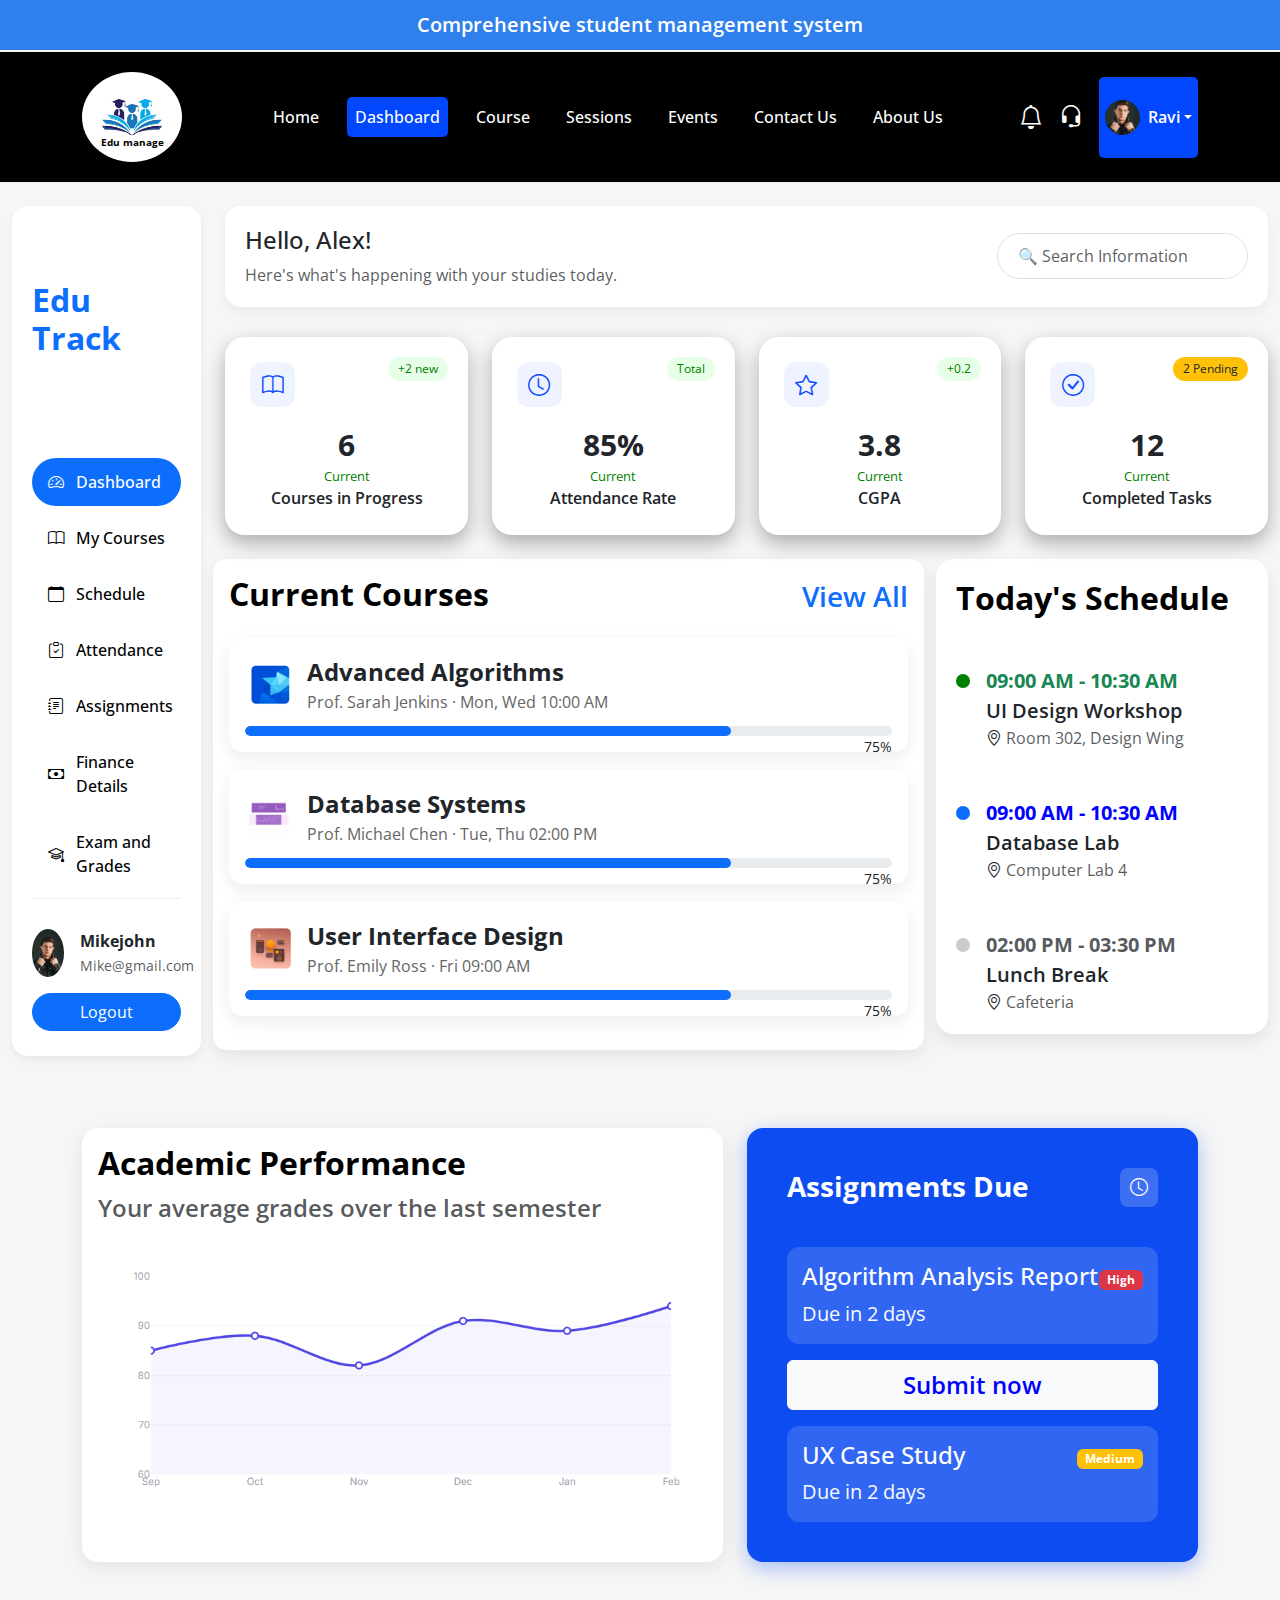
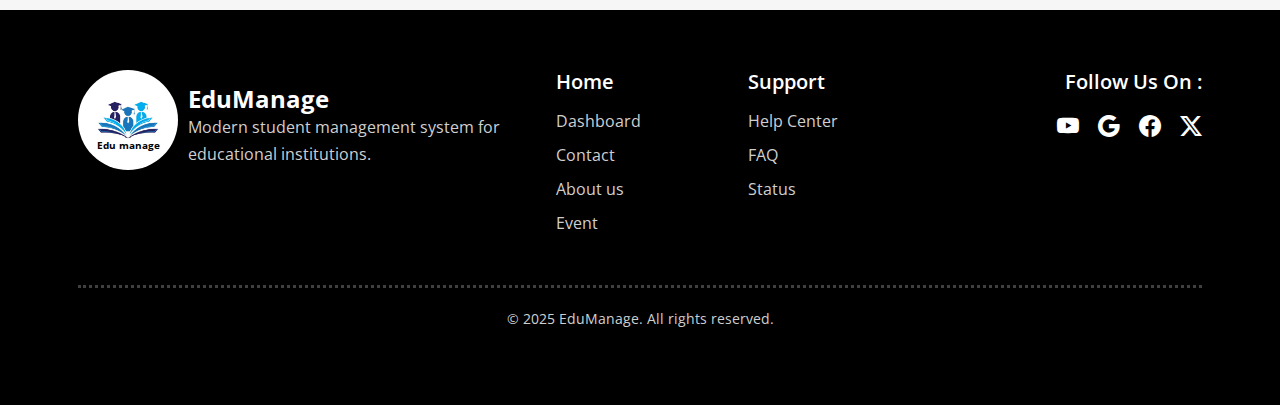
<file: dashboard.html>
<!DOCTYPE html>
<html lang="en">
<head>
    <meta charset="UTF-8">
    <title>Student Management System</title>
    <meta name="viewport" content="width=device-width, initial-scale=1">
    <link href="https://cdn.jsdelivr.net/npm/bootstrap@5.3.2/dist/css/bootstrap.min.css" rel="stylesheet">
    <link href="https://cdn.jsdelivr.net/npm/bootstrap-icons/font/bootstrap-icons.css" rel="stylesheet">
    <link href="https://fonts.googleapis.com/css2?family=Open+Sans:wght@400;600;700&display=swap" rel="stylesheet">
    <link rel="stylesheet" href="index.css">
    <link rel="stylesheet" href="dashboard.css">
    <link rel="stylesheet" href="style.css">
</head>
<body>
<div class="top-header">
    Comprehensive student management system
</div>

<nav class="navbar navbar-expand-lg">
    <div class="container">
        <a class="navbar-brand logo-wrapper" href="home.html">
            <img src="images/7cfdf39738ade45b531f161f7949505e1ffaa445.jpg" alt="Logo">
            <span class="logo-text">Edu manage</span>
        </a>

        <button class="navbar-toggler bg-light" type="button" data-bs-toggle="collapse" data-bs-target="#menu">
            <span class="navbar-toggler-icon"></span>
        </button>

        <div class="collapse navbar-collapse" id="menu">
            <ul class="navbar-nav mx-auto">
                <li class="nav-item"><a class="nav-link " href="home.html">Home</a></li>
                <li class="nav-item"><a class="nav-link active" href="dashboard.html">Dashboard</a></li>
                <li class="nav-item"><a class="nav-link" href="course.html">Course</a></li>
                <li class="nav-item"><a class="nav-link" href="session.html">Sessions</a></li>
                <li class="nav-item"><a class="nav-link" href="event.html">Events</a></li>
                <li class="nav-item"><a class="nav-link" href="contact.html">Contact Us</a></li>
                <li class="nav-item"><a class="nav-link" href="about.html">About Us</a></li>
            </ul>

            <div class="d-flex align-items-center gap-3">
                <i class="bi bi-bell text-white fs-4" data-bs-toggle="modal"
                data-bs-target="#notificationModal" style="cursor: pointer;"></i>
                <i class="bi bi-headset text-white fs-4" onclick="window.location.href='contact.html'" style="cursor: pointer;"></i>
                
                <a class="d-flex align-items-center user-btn dropdown-toggle text-decoration-none" href="#" data-bs-toggle="modal" data-bs-target="#registerModal">
                    <img src="images/8f26f922737c90b127d371ae2ece47cfc441c2d9.jpg" class="user-img" alt="User">
                    <span class="ms-2">Ravi</span>
                </a>
            </div>
        </div>
    </div>
</nav>

<div class="modal fade notification-modal"
     id="notificationModal"
     tabindex="-1"
     aria-hidden="true">

  <div class="modal-dialog modal-dialog-centered modal-lg">
    <div class="modal-content">

      <div class="modal-header border-0">
        <h5 class="modal-title">Notifications</h5>
        <button type="button"
                class="btn-close"
                data-bs-dismiss="modal"></button>
      </div>

      <div class="modal-body">

        <div class="mb-4">
          <div class="notification-title">Attendance Alert:</div>
          <div class="notification-text">
            "Your attendance has fallen below 75%. Please attend upcoming classes regularly."
          </div>
        </div>

        <div>
          <div class="notification-title">Event Notification:</div>
          <div class="notification-text">
            "Cultural Fest 2025 registrations are now open! Join before Nov 10th."
          </div>
        </div>

      </div>

    </div>
  </div>
</div>


<div class="modal fade modal1" id="registerModal" tabindex="-1">
    <div class="modal-dialog modal-dialog-centered modal-lg">
        <div class="modal-content register-modal">
            <button class="btn-close position-absolute top-0 end-0 m-3"
                data-bs-dismiss="modal"></button>

            <h2 class="text-center fw-bold mb-4">Register Free !</h2>

            <input type="email" class="form-control custom-input mb-3" placeholder="Enter your e-mail">
            <input type="password" class="form-control custom-input mb-3" placeholder="Password">

            <div class="d-flex justify-content-between align-items-center mb-3">
                <button class="btn login-btn w-50" onclick="loginSuccess()">Login</button>
                <a href="#" class="forgot-link">Forget your password?</a>
            </div>

            <div class="text-center my-3">
                <span class="line"></span>
                <span class="mx-2 fw-semibold">Sign Up Using</span>
                <span class="line"></span>
            </div>

            <div class="social-box text-center">
                <i class="bi bi-google"></i>
                <i class="bi bi-facebook"></i>
                <i class="bi bi-instagram"></i>
                <i class="bi bi-twitter-x"></i>
            </div>

            <p class="text-center mt-4">
                Don't have an account ?
                <a href="#" class="create-link" data-bs-toggle="modal" data-bs-target="#signUpModal">Create New Account</a>
            </p>
        </div>
    </div>
</div>

<div class="modal fade modal1" id="successModal" tabindex="-1">
    <div class="modal-dialog modal-dialog-centered modal-lg">
        <div class="modal-content success-modal">
            <div class="success-header">
                <h4>Welcome Our Students</h4>
                <p>Login Successfully</p>
            </div>
            <img src="images/schoolboy.png" class="img-fluid success-img">
        </div>
    </div>
</div>

<div class="modal fade modal1" id="signUpModal" tabindex="-1">
    <div class="modal-dialog modal-dialog-centered modal-lg">
        <div class="modal-content register-modal">
            <button class="btn-close position-absolute top-0 end-0 m-3"
                data-bs-dismiss="modal"></button>

            <h2 class="text-center fw-bold mb-4">Sign Up</h2>

            <input type="text" class="form-control custom-input mb-3" placeholder="Full Name">
            <input type="email" class="form-control custom-input mb-3" placeholder="E-mail">
            <input type="password" class="form-control custom-input mb-3" placeholder="Password">

            <button class="btn login-btn w-50 d-block" style="margin: 50px auto;" onclick="signupSuccess()">Sign Up</button>
           
            <p class="text-center mt-4">
                Already have an account ?
                <a href="#" class="create-link" data-bs-toggle="modal" data-bs-target="#registerModal">Login</a>
            </p>
        </div>
    </div>
</div>

<div class="modal fade modal1" id="successModal1" tabindex="-1">
    <div class="modal-dialog modal-dialog-centered modal-lg">
        <div class="modal-content success-modal">
            <div class="success-header">
                <h4>Welcome Our Students</h4>
                <p>Signup Successfully</p>
            </div>
            <img src="images/schoolboy.png" class="img-fluid success-img">
        </div>
    </div>
</div>

<script>
    function loginSuccess() {
        let registerModal = bootstrap.Modal.getInstance(
            document.getElementById('registerModal')
        );
        registerModal.hide();

        let successModal = new bootstrap.Modal(
            document.getElementById('successModal')
        );
        successModal.show();

        setTimeout(() => {
            window.location.href = "home.html";
        }, 3000);
    }

    function signupSuccess() {
        let signUpModal = bootstrap.Modal.getInstance(
            document.getElementById('signUpModal')
        );
        signUpModal.hide();

        let successModal1 = new bootstrap.Modal(
            document.getElementById('successModal1')
        );
        successModal1.show();

        setTimeout(() => {
            window.location.href = "home.html";
        }, 3000);
    }
</script>

<div class="container-fluid py-4">
  <div class="row g-4">

    <div class="col-lg-3 col-xl-2">

        <div class="sidebar h-100">
            <h3>Edu Track</h3>

            <a href="dashboard.html" class="active"><i class="bi bi-speedometer2"></i> Dashboard</a>
            <a href="course.html"><i class="bi bi-book"></i> My Courses</a>
            <a href="session.html"><i class="bi bi-calendar"></i> Schedule</a>
            <a href="attendance.html"><i class="bi bi-clipboard-check"></i> Attendance</a>
            <a href="assignment.html"><i class="bi bi-journal-text"></i> Assignments</a>
            <a href="finance.html"><i class="bi bi-cash"></i> Finance Details</a>
            <a href="exam.html"><i class="bi bi-mortarboard"></i> Exam and Grades</a>

            <div class="profile">
                <div class="d-flex align-items-center gap-3 mb-3">
                    <img src="images/8f26f922737c90b127d371ae2ece47cfc441c2d9.jpg" class="rounded-circle">
                    <div class="profile-info">
                    <strong>Mikejohn</strong><br>
                    <small class="text-muted">Mike@gmail.com</small>
                    </div>
                </div>
                <button class="btn btn-primary rounded-pill" onclick="window.location.href='index.html'">Logout</button>
            </div>
        </div>
    </div>

    <div class="main col-lg-9 col-xl-10">
        <div class="header d-flex justify-content-between align-items-center">
            <div>
                <h4>Hello, Alex!</h4>
                <p class="text-muted mb-0">Here's what's happening with your studies today.</p>
            </div>
            <input type="text" class="form-control search-box w-25" placeholder="🔍 Search Information">
        </div>
        <div class="row g-4 mb-4">
            <div class="col-md-3">
                <div class="stat-card">
                    <div class="stat-icon"><i class="bi bi-book"></i></div>
                    <span class="stat-badge">+2 new</span>
                    <div class="stat-value">6</div>
                    <div class="stat-sub">Current</div>
                    <div class="stat-title">Courses in Progress</div>
                </div>
            </div>

            <div class="col-md-3">
                <div class="stat-card">
                    <div class="stat-icon"><i class="bi bi-clock"></i></div>
                    <span class="stat-badge">Total</span>
                    <div class="stat-value">85%</div>
                    <div class="stat-sub">Current</div>
                    <div class="stat-title">Attendance Rate</div>
                </div>
            </div>

            <div class="col-md-3">
                <div class="stat-card">
                    <div class="stat-icon"><i class="bi bi-star"></i></div>
                    <span class="stat-badge">+0.2</span>
                    <div class="stat-value">3.8</div>
                    <div class="stat-sub">Current</div>
                    <div class="stat-title">CGPA</div>
                </div>
            </div>

            <div class="col-md-3">
                <div class="stat-card">
                    <div class="stat-icon"><i class="bi bi-check-circle"></i></div>
                    <span class="stat-badge bg-warning text-dark">2 Pending</span>
                    <div class="stat-value">12</div>
                    <div class="stat-sub">Current</div>
                    <div class="stat-title">Completed Tasks</div>
                </div>
            </div>
        </div>
        <div class="row g-4">
            <div class="col-md-8" style="background:#fff;border-radius:14px;
            padding:16px;box-shadow:0 6px 18px rgba(0,0,0,.08);">
                <div class="d-flex justify-content-between mb-3">
                    <h5 style="color: black;font-size: 2rem;font-weight: bold;">Current Courses</h5>
                    <a href="#" class="fw-semibold fs-3" style="text-decoration: none;">View All</a>
                </div>
                <div class="course-card">
                    <div class="course-header">
                        <div class="course-icon ">
                            <img src="images/e9cda304e49dacfc43b835d8d73e2de0afefb698.png" alt="">
                        </div>
                        <div>
                            <div class="course-title">Advanced Algorithms</div>
                            <div class="course-sub">Prof. Sarah Jenkins · Mon, Wed 10:00 AM</div>
                        </div>
                    </div>
                    <div class="progress">
                        <div class="progress-bar bg-primary" style="width:75%;border-radius: 25px;"></div>
                    </div>
                    <small class="float-end">75%</small>
                </div>

                <div class="course-card">
                    <div class="course-header">
                        <div class="course-icon">
                            <img src="images/83e823fb98ae991ad4e65b31aca10779271af51e.png" alt="">
                        </div>
                        <div>
                            <div class="course-title">Database Systems</div>
                            <div class="course-sub">Prof. Michael Chen · Tue, Thu 02:00 PM</div>
                        </div>
                    </div>
                    <div class="progress">
                        <div class="progress-bar bg-primary" style="width:75%;border-radius: 25px"></div>
                    </div>
                    <small class="float-end">75%</small>
                </div>

                <div class="course-card">
                    <div class="course-header">
                        <div class="course-icon">
                            <img src="images/86f723cb54e6f6cf27a6beb65e0b804cc8ef2270.png" alt="">
                        </div>
                        <div>
                            <div class="course-title">User Interface Design</div>
                            <div class="course-sub">Prof. Emily Ross · Fri 09:00 AM</div>
                        </div>
                    </div>
                    <div class="progress">
                        <div class="progress-bar bg-primary" style="width:75%;border-radius: 25px"></div>
                    </div>
                    <small class="float-end">75%</small>
                </div>
            </div>

            <div class="col-md-4">
                <div class="schedule-card">
                    <h5 style="color: black;font-size: 2rem;font-weight: bold;">Today's Schedule</h5>

                    <div class="mt-5 d-flex gap-3">
                        <div class="timeline-dot" style="background-color: green;"></div>
                        <div>
                            <strong class="text-success fs-5">09:00 AM - 10:30 AM</strong>
                            <p class="mb-0 fw-semibold fs-5">UI Design Workshop</p>
                            <i class="bi bi-geo-alt"></i>
                            <small class="text-muted fs-6">Room 302, Design Wing</small>
                        </div>
                    </div>

                    <div class="mt-5 d-flex gap-3">
                        <div class="timeline-dot"></div>
                        <div>
                            <strong class="fs-5" style="color: blue;">09:00 AM - 10:30 AM</strong>
                            <p class="mb-0 fw-semibold fs-5">Database Lab</p>
                            <i class="bi bi-geo-alt"></i>
                            <small class="text-muted fs-6">Computer Lab 4</small>
                        </div>
                    </div>

                    <div class="mt-5 d-flex gap-3">
                        <div class="timeline-dot gray"></div>
                        <div>
                            <strong class="text-muted fs-5">02:00 PM - 03:30 PM</strong>
                            <p class="mb-0 fw-semibold fs-5">Lunch Break</p>
                            <i class="bi bi-geo-alt"></i>
                            <small class="text-muted fs-6">Cafeteria</small>
                        </div>
                    </div>
                </div>
            </div>
        </div>
    </div>
 </div>
</div>

<div class="container my-5">
    <div class="row g-4">
        <div class="col-lg-7">
            <div class="card performance-card h-100">
                <div class="card-body">
                    <h4 class="fw-bold mb-2 fs-2" style="color: black;">Academic Performance</h4>
                    <p class="text-muted mb-4 fs-4 fw-semibold">
                        Your average grades over the last semester
                    </p>

                    <img src="images/f8b1ff57da2e161f2548051dfccf6a3ba549d708.png" alt="Academic Performance Graph" class="img-fluid graph-img">
                </div>
            </div>
        </div>

        <div class="col-lg-5">
            <div class="card assignment-card h-100">
                <div class="card-header d-flex justify-content-between align-items-center">
                    <h5 class="mb-0 text-white fw-bold fs-3">Assignments Due</h5>
                    <div class="clock-icon"><i class="bi bi-clock float-end"></i></div>
                </div>

                <div class="card-body">

                    <div class="assignment-box mb-3">
                        <div class="d-flex justify-content-between align-items-center">
                            <h6 class="mb-2 text-white fs-4">Algorithm Analysis Report</h6>
                            <span class="badge bg-danger">High</span>
                        </div>
                        <small class="text-light fs-5">Due in 2 days</small>
                    </div>

                    <button class="btn btn-light w-100 fw-semibold mb-3 fs-4" style="color: blue;">
                        Submit now
                    </button>

                    <div class="assignment-box">
                        <div class="d-flex justify-content-between align-items-center">
                            <h6 class="mb-2 text-white fs-4">UX Case Study</h6>
                            <span class="badge bg-warning text-white">Medium</span>
                        </div>
                        <small class="text-light fs-5">Due in 2 days</small>
                    </div>

                </div>
            </div>
        </div>

    </div>
</div>

<footer class="footer-section">
    <div class="container px-2">

        <div class="row g-4 align-items-start">
            <div class="col-lg-5 col-md-6">
                <div class="d-flex mb-3">
                    <a class="navbar-brand logo-wrapper" href="#">
                        <img src="images/7cfdf39738ade45b531f161f7949505e1ffaa445.jpg" alt="Logo">
                        <span class="logo-text">Edu manage</span>
                    </a>    
                    <div style="margin-left: 10px;margin-top: 15px;">
                        <h4 class="mb-0 text-white fw-bold">EduManage</h4>
                        <p class="footer-desc">
                            Modern student management system for educational institutions.
                        </p>
                    </div>
                </div>
            </div>

            <div class="col-lg-2 col-md-3">
                <h5 class="footer-title">Home</h5>
                <ul class="footer-links">
                    <li><a href="#">Dashboard</a></li>
                    <li><a href="#">Contact</a></li>
                    <li><a href="#">About us</a></li>
                    <li><a href="#">Event</a></li>
                </ul>
            </div>

            <div class="col-lg-2 col-md-3">
                <h5 class="footer-title">Support</h5>
                <ul class="footer-links">
                    <li><a href="#">Help Center</a></li>
                    <li><a href="#">FAQ</a></li>
                    <li><a href="#">Status</a></li>
                </ul>
            </div>

            <div class="col-lg-3 text-lg-end">
                <h5 class="footer-title">Follow Us On :</h5>
                <div class="social-icons">
                    <a href="#"><i class="bi bi-youtube"></i></a>
                    <a href="#"><i class="bi bi-google"></i></a>
                    <a href="#"><i class="bi bi-facebook"></i></a>
                    <a href="#"><i class="bi bi-twitter-x"></i></a>
                </div>
            </div>
        </div>

        <hr class="footer-divider">

        <p class="footer-bottom">
            © 2025 EduManage. All rights reserved.
        </p>
    </div>
</footer>
<script src="https://cdn.jsdelivr.net/npm/bootstrap@5.3.2/dist/js/bootstrap.bundle.min.js"></script>
</body>
</html>
</file>
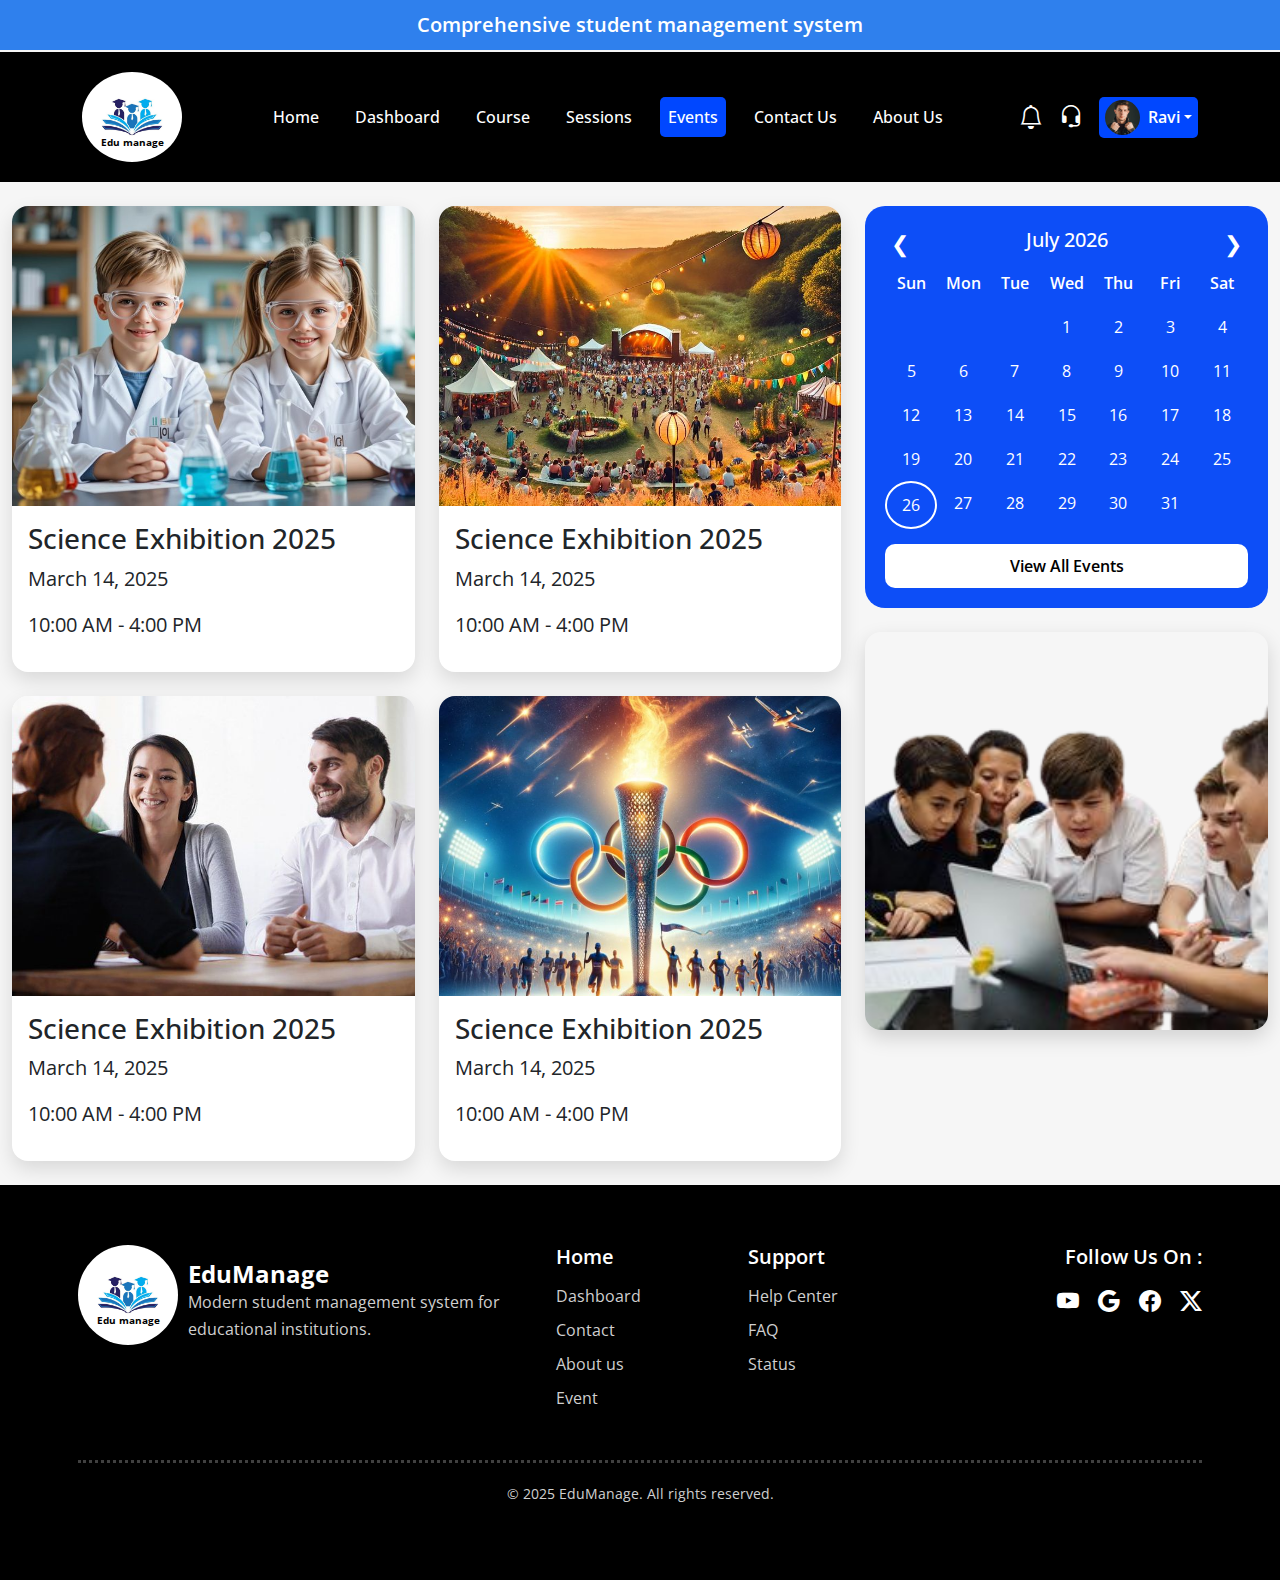
<file: event.html>
<!DOCTYPE html>
<html lang="en">
<head>
    <meta charset="UTF-8">
    <title>Student Management System</title>
    <meta name="viewport" content="width=device-width, initial-scale=1">
    <link href="https://cdn.jsdelivr.net/npm/bootstrap@5.3.2/dist/css/bootstrap.min.css" rel="stylesheet">
    <link href="https://cdn.jsdelivr.net/npm/bootstrap-icons/font/bootstrap-icons.css" rel="stylesheet">
    <link href="https://fonts.googleapis.com/css2?family=Open+Sans:wght@400;600;700&display=swap" rel="stylesheet">
    <link rel="stylesheet" href="dashboard.css">
    <link rel="stylesheet" href="style.css">
    <style>
        .event-card {
            background: #fff;
            border-radius: 16px;
            box-shadow: 0 8px 20px rgba(0,0,0,0.12);
            overflow: hidden;
        }

        .event-card img {
            width: 100%;
            height: 300px;
            object-fit: cover;
        }

        .event-content:hover{
            background-color: blue;
            color: white;
        }

        .calendar-box {
            background: #0d4ef7;
            color: #fff;
            border-radius: 20px;
            padding: 20px;
        }

        .calendar-header {
            display: flex;
            justify-content: space-between;
            align-items: center;
        }

        .calendar-header button {
            background: none;
            border: none;
            color: #fff;
            font-size: 22px;
        }

        .calendar-days,
        .calendar-dates {
            display: grid;
            grid-template-columns: repeat(7, 1fr);
            text-align: center;
        }

        .calendar-days span {
            margin: 10px 0;
            font-weight: 600;
        }

        .calendar-dates span {
            padding: 10px;
            border-radius: 50%;
            cursor: pointer;
        }

        .calendar-dates span.active {
            border: 2px solid #fff;
        }

        .calendar-dates span:hover {
            background: rgba(255,255,255,0.25);
        }

        .view-btn {
            margin-top: 15px;
            width: 100%;
            padding: 10px;
            background: #fff;
            color: #000;
            border-radius: 10px;
            border: none;
            font-weight: 600;
        }

        .calendar-image img {
            width: 100%;
            border-radius: 16px;
            box-shadow: 0 8px 20px rgba(0,0,0,0.15);
        }
    </style>
</head>
<body>
<div class="top-header">
    Comprehensive student management system
</div>

<nav class="navbar navbar-expand-lg">
    <div class="container">
        <a class="navbar-brand logo-wrapper" href="home.html">
            <img src="images/7cfdf39738ade45b531f161f7949505e1ffaa445.jpg" alt="Logo">
            <span class="logo-text">Edu manage</span>
        </a>

        <button class="navbar-toggler bg-light" type="button" data-bs-toggle="collapse" data-bs-target="#menu">
            <span class="navbar-toggler-icon"></span>
        </button>

        <div class="collapse navbar-collapse" id="menu">
            <ul class="navbar-nav mx-auto">
                <li class="nav-item"><a class="nav-link " href="home.html">Home</a></li>
                <li class="nav-item"><a class="nav-link " href="dashboard.html">Dashboard</a></li>
                <li class="nav-item"><a class="nav-link " href="course.html">Course</a></li>
                <li class="nav-item"><a class="nav-link" href="session.html">Sessions</a></li>
                <li class="nav-item"><a class="nav-link active" href="event.html">Events</a></li>
                <li class="nav-item"><a class="nav-link" href="contact.html">Contact Us</a></li>
                <li class="nav-item"><a class="nav-link" href="about.html">About Us</a></li>
            </ul>

            <div class="d-flex align-items-center gap-3">
                <i class="bi bi-bell text-white fs-4" data-bs-toggle="modal"
                data-bs-target="#notificationModal" style="cursor: pointer;"></i>
                <i class="bi bi-headset text-white fs-4" onclick="window.location.href='contact.html'" style="cursor: pointer;"></i>
                
                <a class="d-flex align-items-center user-btn dropdown-toggle text-decoration-none" href="#" data-bs-toggle="modal" data-bs-target="#registerModal">
                    <img src="images/8f26f922737c90b127d371ae2ece47cfc441c2d9.jpg" class="user-img" alt="User">
                    <span class="ms-2">Ravi</span>
                </a>
            </div>
        </div>
    </div>
</nav>

<div class="modal fade notification-modal"
     id="notificationModal"
     tabindex="-1"
     aria-hidden="true">

  <div class="modal-dialog modal-dialog-centered modal-lg">
    <div class="modal-content">

      <div class="modal-header border-0">
        <h5 class="modal-title">Notifications</h5>
        <button type="button"
                class="btn-close"
                data-bs-dismiss="modal"></button>
      </div>

      <div class="modal-body">

        <div class="mb-4">
          <div class="notification-title">Attendance Alert:</div>
          <div class="notification-text">
            "Your attendance has fallen below 75%. Please attend upcoming classes regularly."
          </div>
        </div>

        <div>
          <div class="notification-title">Event Notification:</div>
          <div class="notification-text">
            "Cultural Fest 2025 registrations are now open! Join before Nov 10th."
          </div>
        </div>

      </div>

    </div>
  </div>
</div>


<div class="modal fade modal1" id="registerModal" tabindex="-1">
    <div class="modal-dialog modal-dialog-centered modal-lg">
        <div class="modal-content register-modal">
            <button class="btn-close position-absolute top-0 end-0 m-3"
                data-bs-dismiss="modal"></button>

            <h2 class="text-center fw-bold mb-4">Register Free !</h2>

            <input type="email" class="form-control custom-input mb-3" placeholder="Enter your e-mail">
            <input type="password" class="form-control custom-input mb-3" placeholder="Password">

            <div class="d-flex justify-content-between align-items-center mb-3">
                <button class="btn login-btn w-50" onclick="loginSuccess()">Login</button>
                <a href="#" class="forgot-link">Forget your password?</a>
            </div>

            <div class="text-center my-3">
                <span class="line"></span>
                <span class="mx-2 fw-semibold">Sign Up Using</span>
                <span class="line"></span>
            </div>

            <div class="social-box text-center">
                <i class="bi bi-google"></i>
                <i class="bi bi-facebook"></i>
                <i class="bi bi-instagram"></i>
                <i class="bi bi-twitter-x"></i>
            </div>

            <p class="text-center mt-4">
                Don't have an account ?
                <a href="#" class="create-link" data-bs-toggle="modal" data-bs-target="#signUpModal">Create New Account</a>
            </p>
        </div>
    </div>
</div>

<div class="modal fade modal1" id="successModal" tabindex="-1">
    <div class="modal-dialog modal-dialog-centered modal-lg">
        <div class="modal-content success-modal">
            <div class="success-header">
                <h4>Welcome Our Students</h4>
                <p>Login Successfully</p>
            </div>
            <img src="images/schoolboy.png" class="img-fluid success-img">
        </div>
    </div>
</div>

<div class="modal fade modal1" id="signUpModal" tabindex="-1">
    <div class="modal-dialog modal-dialog-centered modal-lg">
        <div class="modal-content register-modal">
            <button class="btn-close position-absolute top-0 end-0 m-3"
                data-bs-dismiss="modal"></button>

            <h2 class="text-center fw-bold mb-4">Sign Up</h2>

            <input type="text" class="form-control custom-input mb-3" placeholder="Full Name">
            <input type="email" class="form-control custom-input mb-3" placeholder="E-mail">
            <input type="password" class="form-control custom-input mb-3" placeholder="Password">

            <button class="btn login-btn w-50 d-block" style="margin: 50px auto;" onclick="signupSuccess()">Sign Up</button>
           
            <p class="text-center mt-4">
                Already have an account ?
                <a href="#" class="create-link" data-bs-toggle="modal" data-bs-target="#registerModal">Login</a>
            </p>
        </div>
    </div>
</div>

<div class="modal fade modal1" id="successModal1" tabindex="-1">
    <div class="modal-dialog modal-dialog-centered modal-lg">
        <div class="modal-content success-modal">
            <div class="success-header">
                <h4>Welcome Our Students</h4>
                <p>Signup Successfully</p>
            </div>
            <img src="images/schoolboy.png" class="img-fluid success-img">
        </div>
    </div>
</div>

<script>
    function loginSuccess() {
        let registerModal = bootstrap.Modal.getInstance(
            document.getElementById('registerModal')
        );
        registerModal.hide();

        let successModal = new bootstrap.Modal(
            document.getElementById('successModal')
        );
        successModal.show();

        setTimeout(() => {
            window.location.href = "home.html";
        }, 3000);
    }

    function signupSuccess() {
        let signUpModal = bootstrap.Modal.getInstance(
            document.getElementById('signUpModal')
        );
        signUpModal.hide();

        let successModal1 = new bootstrap.Modal(
            document.getElementById('successModal1')
        );
        successModal1.show();

        setTimeout(() => {
            window.location.href = "home.html";
        }, 3000);
    }
</script>

<div class="container-fluid py-4">
  <div class="row g-4">
    <div class="col-lg-8">
      <div class="row g-4">

        <div class="col-md-6">
          <div class="event-card">
            <img src="images/3d5d8c2bb4d97c4bcd70c6bc022032a3cb837f28.jpg" alt="img1">
            <div class="p-3 event-content">
              <h3>Science Exhibition 2025</h3>
              <p class="fs-5">March 14, 2025</p>
              <p class="fs-5">10:00 AM - 4:00 PM</p>
            </div>
          </div>
        </div>

        <div class="col-md-6">
          <div class="event-card">
            <img src="images/056499cc3f60ed8f02e2ac570bddfed7b15a99f4.jpg" alt="img2">
           
            <div class="p-3 event-content">
              <h3>Science Exhibition 2025</h3>
              <p class="fs-5">March 14, 2025</p>
              <p class="fs-5">10:00 AM - 4:00 PM</p>
            </div>
            
          </div>
        </div>

        <div class="col-md-6">
          <div class="event-card">
            <img src="images/9447abbdc4ed60f2500f12faf744d6ecb5c98ff4.jpg" alt="img3">
            <div class="p-3 event-content">
              <h3>Science Exhibition 2025</h3>
              <p class="fs-5">March 14, 2025</p>
              <p class="fs-5">10:00 AM - 4:00 PM</p>
            </div>
          </div>
        </div>

        <div class="col-md-6">
          <div class="event-card">
            <img src="images/8240afda810bec1d4718036abdf301e58ccf90ee.jpg" alt="img4">
            <div class="p-3 event-content">
              <h3>Science Exhibition 2025</h3>
              <p class="fs-5">March 14, 2025</p>
              <p class="fs-5">10:00 AM - 4:00 PM</p>
            </div>
          </div>
        </div>

      </div>
    </div>

    <div class="col-lg-4">

      <div class="calendar-box mb-4">
        <div class="calendar-header">
          <button onclick="prevMonth()">&#10094;</button>
          <h5 id="monthYear"></h5>
          <button onclick="nextMonth()">&#10095;</button>
        </div>

        <div class="calendar-days">
          <span>Sun</span><span>Mon</span><span>Tue</span>
          <span>Wed</span><span>Thu</span><span>Fri</span><span>Sat</span>
        </div>

        <div class="calendar-dates" id="calendarDates"></div>

        <button class="view-btn" onclick="window.location.href='allEvents.html'">View All Events</button>
      </div>

      <div class="calendar-image">
        <img src="images/893beef95c6e75dd4fdbb0ec771a0a4a382d3c43.png" alt="img5">
      </div>

    </div>

  </div>
</div>

<script>
    const monthYear = document.getElementById("monthYear");
    const calendarDates = document.getElementById("calendarDates");

    let date = new Date();

    function renderCalendar() {
    calendarDates.innerHTML = "";
    const year = date.getFullYear();
    const month = date.getMonth();

    monthYear.innerText =
        date.toLocaleString("default", { month: "long" }) + " " + year;

    const firstDay = new Date(year, month, 1).getDay();
    const lastDate = new Date(year, month + 1, 0).getDate();

    for (let i = 0; i < firstDay; i++) {
        calendarDates.innerHTML += `<span></span>`;
    }

    for (let day = 1; day <= lastDate; day++) {
        let active =
        day === new Date().getDate() &&
        month === new Date().getMonth() &&
        year === new Date().getFullYear()
            ? "active"
            : "";

        calendarDates.innerHTML += `<span class="${active}">${day}</span>`;
    }
    }

    function prevMonth() {
    date.setMonth(date.getMonth() - 1);
    renderCalendar();
    }

    function nextMonth() {
    date.setMonth(date.getMonth() + 1);
    renderCalendar();
    }

    renderCalendar();
</script>

<footer class="footer-section">
    <div class="container px-2">

        <div class="row g-4 align-items-start">
            <div class="col-lg-5 col-md-6">
                <div class="d-flex mb-3">
                    <a class="navbar-brand logo-wrapper" href="#">
                        <img src="images/7cfdf39738ade45b531f161f7949505e1ffaa445.jpg" alt="Logo">
                        <span class="logo-text">Edu manage</span>
                    </a>    
                    <div style="margin-left: 10px;margin-top: 15px;">
                        <h4 class="mb-0 text-white fw-bold">EduManage</h4>
                        <p class="footer-desc">
                            Modern student management system for educational institutions.
                        </p>
                    </div>
                </div>
            </div>

            <div class="col-lg-2 col-md-3">
                <h5 class="footer-title">Home</h5>
                <ul class="footer-links">
                    <li><a href="#">Dashboard</a></li>
                    <li><a href="#">Contact</a></li>
                    <li><a href="#">About us</a></li>
                    <li><a href="#">Event</a></li>
                </ul>
            </div>

            <div class="col-lg-2 col-md-3">
                <h5 class="footer-title">Support</h5>
                <ul class="footer-links">
                    <li><a href="#">Help Center</a></li>
                    <li><a href="#">FAQ</a></li>
                    <li><a href="#">Status</a></li>
                </ul>
            </div>

            <div class="col-lg-3 text-lg-end">
                <h5 class="footer-title">Follow Us On :</h5>
                <div class="social-icons">
                    <a href="#"><i class="bi bi-youtube"></i></a>
                    <a href="#"><i class="bi bi-google"></i></a>
                    <a href="#"><i class="bi bi-facebook"></i></a>
                    <a href="#"><i class="bi bi-twitter-x"></i></a>
                </div>
            </div>
        </div>

        <hr class="footer-divider">

        <p class="footer-bottom">
            © 2025 EduManage. All rights reserved.
        </p>
    </div>
</footer>
<script src="https://cdn.jsdelivr.net/npm/bootstrap@5.3.2/dist/js/bootstrap.bundle.min.js"></script>
</body>
</html>
</file>
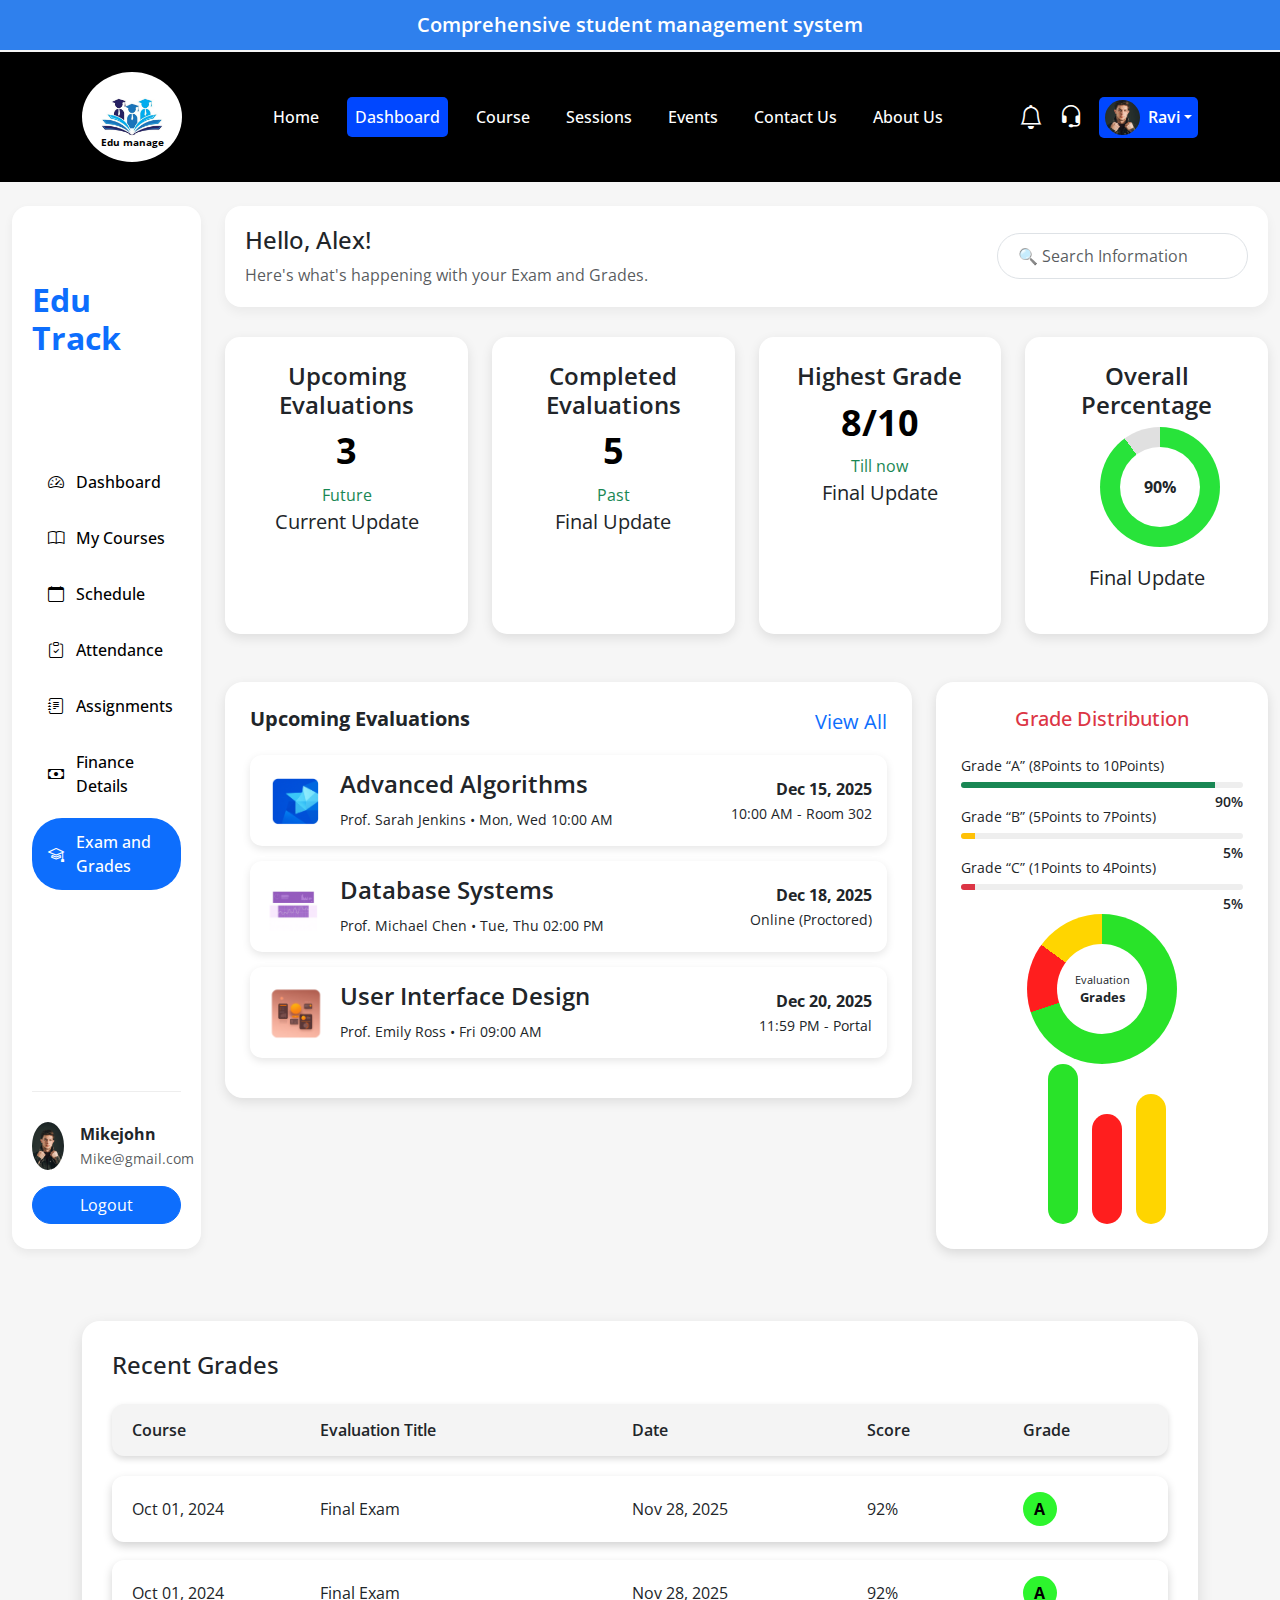
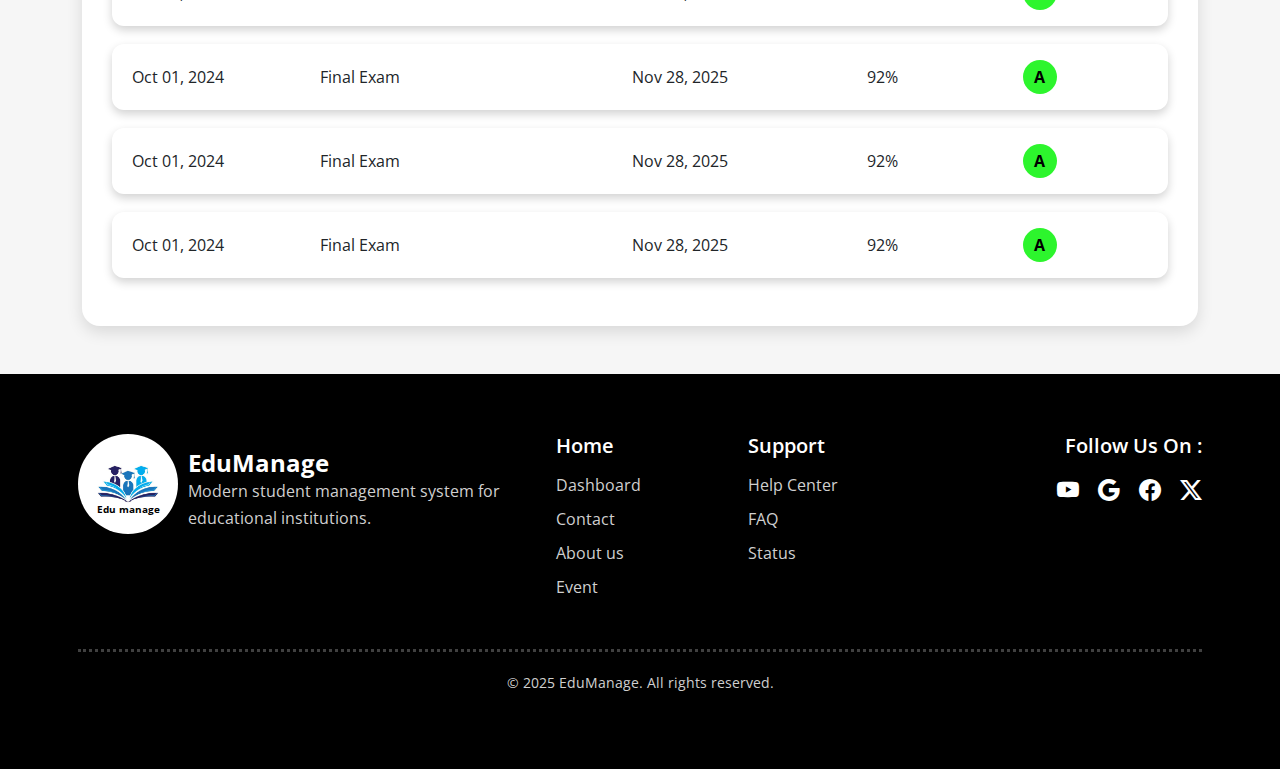
<file: exam.html>
<!DOCTYPE html>
<html lang="en">
<head>
    <meta charset="UTF-8">
    <title>Student Management System</title>
    <meta name="viewport" content="width=device-width, initial-scale=1">
    <link href="https://cdn.jsdelivr.net/npm/bootstrap@5.3.2/dist/css/bootstrap.min.css" rel="stylesheet">
    <link href="https://cdn.jsdelivr.net/npm/bootstrap-icons/font/bootstrap-icons.css" rel="stylesheet">
    <link href="https://fonts.googleapis.com/css2?family=Open+Sans:wght@400;600;700&display=swap" rel="stylesheet">
    <link rel="stylesheet" href="dashboard.css">
    <link rel="stylesheet" href="style.css">
<style>
    .stat-card {
        background: #fff;
        border-radius: 15px;
        padding: 25px;
        box-shadow: 0 4px 12px rgba(0,0,0,0.1);
        height: 100%;
        text-align: center;
    }

    .stat-card h2 {
        font-size: 36px;
        margin: 10px 0;
        color: black;
        font-weight: bold;
    }

    .card-box {
        background: #fff;
        border-radius: 18px;
        padding: 25px;
        box-shadow: 0 4px 12px rgba(0,0,0,0.1);
    }

    .eval-item {
        display: flex;
        justify-content: space-between;
        align-items: center;
        background: #fff;
        border-radius: 12px;
        padding: 15px;
        box-shadow: 0 3px 8px rgba(0,0,0,0.1);
        margin-bottom: 15px;
    }

    .eval-item img {
        width: 60px;
        margin-right: 15px;
    }

    .circle-progress {
        width: 120px;
        height: 120px;
        border-radius: 50%;
        background: conic-gradient(#28e33a 0 90%, #e0e0e0 90% 100%);
        display: flex;
        align-items: center;
        justify-content: center;
        font-weight: bold;
    }

    .circle-progress.small {
        width: 110px;
        height: 110px;
    }

    .circle-progress span {
        background: #fff;
        border-radius: 50%;
        width: 80px;
        height: 80px;
        display: flex;
        align-items: center;
        justify-content: center;
    }

    .grade-card {
        background: #fff;
        border-radius: 18px;
        padding: 25px;
        box-shadow: 0 4px 12px rgba(0,0,0,0.12);
        height: 100%;
    }

    .grade-row {
        margin-bottom: 18px;
    }

    .grade-row span {
        font-size: 14px;
        display: block;
        margin-bottom: 6px;
    }

    .grade-row small {
        float: right;
        font-weight: 600;
        margin-top: 3px;
    }

    .progress {
        height: 6px;
        border-radius: 10px;
        background: #eee;
    }

    .vertical-bars {
        display: flex;
        gap: 14px;
        align-items: flex-end;
        margin-left: 10px;
    }

    .vbar {
        width: 30px;
        border-radius: 20px;
    }

    .vbar.green {
        height: 160px;
        background: #29e329;
    }

    .vbar.red {
        height: 110px;
        background: #ff1e1e;
    }

    .vbar.yellow {
        height: 130px;
        background: #ffd500;
    }

    .donut-chart {
        width: 150px;
        height: 150px;
        border-radius: 50%;
        background: conic-gradient(
            #29e329 0 70%,
            #ff1e1e 70% 85%,
            #ffd500 85% 100%
        );
        display: flex;
        align-items: center;
        justify-content: center;
    }

    .donut-inner {
        width: 90px;
        height: 90px;
        background: #fff;
        border-radius: 50%;
        text-align: center;
        display: flex;
        flex-direction: column;
        justify-content: center;
        font-size: 13px;
    }

    .recent-grades-card {
        background: #fff;
        border-radius: 18px;
        padding: 30px;
        box-shadow: 0 6px 16px rgba(0,0,0,0.12);
    }

    .grades-header {
        display: grid;
        grid-template-columns: 1.2fr 2fr 1.5fr 1fr 0.8fr;
        background: #f4f4f4;
        padding: 14px 20px;
        border-radius: 12px;
        font-weight: 600;
        margin-bottom: 20px;
        box-shadow: 0 3px 6px rgba(0,0,0,0.15);
    }

    .grades-row {
        display: grid;
        grid-template-columns: 1.2fr 2fr 1.5fr 1fr 0.8fr;
        background: #fff;
        padding: 16px 20px;
        border-radius: 12px;
        margin-bottom: 18px;
        align-items: center;
        box-shadow: 0 4px 10px rgba(0,0,0,0.18);
    }

    .grade-badge {
        background: #2df52d;
        color: #000;
        width: 34px;
        height: 34px;
        border-radius: 50%;
        display: inline-flex;
        align-items: center;
        justify-content: center;
        font-weight: 700;
    }
</style>
</head>
<body>
<div class="top-header">
    Comprehensive student management system
</div>

<nav class="navbar navbar-expand-lg">
    <div class="container">
        <a class="navbar-brand logo-wrapper" href="home.html">
            <img src="images/7cfdf39738ade45b531f161f7949505e1ffaa445.jpg" alt="Logo">
            <span class="logo-text">Edu manage</span>
        </a>

        <button class="navbar-toggler bg-light" type="button" data-bs-toggle="collapse" data-bs-target="#menu">
            <span class="navbar-toggler-icon"></span>
        </button>

        <div class="collapse navbar-collapse" id="menu">
            <ul class="navbar-nav mx-auto">
                <li class="nav-item"><a class="nav-link " href="home.html">Home</a></li>
                <li class="nav-item"><a class="nav-link active" href="dashboard.html">Dashboard</a></li>
                <li class="nav-item"><a class="nav-link" href="course.html">Course</a></li>
                <li class="nav-item"><a class="nav-link" href="session.html">Sessions</a></li>
                <li class="nav-item"><a class="nav-link" href="event.html">Events</a></li>
                <li class="nav-item"><a class="nav-link" href="contact.html">Contact Us</a></li>
                <li class="nav-item"><a class="nav-link" href="about.html">About Us</a></li>
            </ul>

            <div class="d-flex align-items-center gap-3">
                <i class="bi bi-bell text-white fs-4" data-bs-toggle="modal"
                data-bs-target="#notificationModal" style="cursor: pointer;"></i>
                <i class="bi bi-headset text-white fs-4" onclick="window.location.href='contact.html'" style="cursor: pointer;"></i>
                
                <a class="d-flex align-items-center user-btn dropdown-toggle text-decoration-none" href="#" data-bs-toggle="modal" data-bs-target="#registerModal">
                    <img src="images/8f26f922737c90b127d371ae2ece47cfc441c2d9.jpg" class="user-img" alt="User">
                    <span class="ms-2">Ravi</span>
                </a>
            </div>
        </div>
    </div>
</nav>

<div class="modal fade notification-modal"
     id="notificationModal"
     tabindex="-1"
     aria-hidden="true">

  <div class="modal-dialog modal-dialog-centered modal-lg">
    <div class="modal-content">

      <div class="modal-header border-0">
        <h5 class="modal-title">Notifications</h5>
        <button type="button"
                class="btn-close"
                data-bs-dismiss="modal"></button>
      </div>

      <div class="modal-body">

        <div class="mb-4">
          <div class="notification-title">Attendance Alert:</div>
          <div class="notification-text">
            "Your attendance has fallen below 75%. Please attend upcoming classes regularly."
          </div>
        </div>

        <div>
          <div class="notification-title">Event Notification:</div>
          <div class="notification-text">
            "Cultural Fest 2025 registrations are now open! Join before Nov 10th."
          </div>
        </div>

      </div>

    </div>
  </div>
</div>


<div class="modal fade modal1" id="registerModal" tabindex="-1">
    <div class="modal-dialog modal-dialog-centered modal-lg">
        <div class="modal-content register-modal">
            <button class="btn-close position-absolute top-0 end-0 m-3"
                data-bs-dismiss="modal"></button>

            <h2 class="text-center fw-bold mb-4">Register Free !</h2>

            <input type="email" class="form-control custom-input mb-3" placeholder="Enter your e-mail">
            <input type="password" class="form-control custom-input mb-3" placeholder="Password">

            <div class="d-flex justify-content-between align-items-center mb-3">
                <button class="btn login-btn w-50" onclick="loginSuccess()">Login</button>
                <a href="#" class="forgot-link">Forget your password?</a>
            </div>

            <div class="text-center my-3">
                <span class="line"></span>
                <span class="mx-2 fw-semibold">Sign Up Using</span>
                <span class="line"></span>
            </div>

            <div class="social-box text-center">
                <i class="bi bi-google"></i>
                <i class="bi bi-facebook"></i>
                <i class="bi bi-instagram"></i>
                <i class="bi bi-twitter-x"></i>
            </div>

            <p class="text-center mt-4">
                Don't have an account ?
                <a href="#" class="create-link" data-bs-toggle="modal" data-bs-target="#signUpModal">Create New Account</a>
            </p>
        </div>
    </div>
</div>

<div class="modal fade modal1" id="successModal" tabindex="-1">
    <div class="modal-dialog modal-dialog-centered modal-lg">
        <div class="modal-content success-modal">
            <div class="success-header">
                <h4>Welcome Our Students</h4>
                <p>Login Successfully</p>
            </div>
            <img src="images/schoolboy.png" class="img-fluid success-img">
        </div>
    </div>
</div>

<div class="modal fade modal1" id="signUpModal" tabindex="-1">
    <div class="modal-dialog modal-dialog-centered modal-lg">
        <div class="modal-content register-modal">
            <button class="btn-close position-absolute top-0 end-0 m-3"
                data-bs-dismiss="modal"></button>

            <h2 class="text-center fw-bold mb-4">Sign Up</h2>

            <input type="text" class="form-control custom-input mb-3" placeholder="Full Name">
            <input type="email" class="form-control custom-input mb-3" placeholder="E-mail">
            <input type="password" class="form-control custom-input mb-3" placeholder="Password">

            <button class="btn login-btn w-50 d-block" style="margin: 50px auto;" onclick="signupSuccess()">Sign Up</button>
           
            <p class="text-center mt-4">
                Already have an account ?
                <a href="#" class="create-link" data-bs-toggle="modal" data-bs-target="#registerModal">Login</a>
            </p>
        </div>
    </div>
</div>

<div class="modal fade modal1" id="successModal1" tabindex="-1">
    <div class="modal-dialog modal-dialog-centered modal-lg">
        <div class="modal-content success-modal">
            <div class="success-header">
                <h4>Welcome Our Students</h4>
                <p>Signup Successfully</p>
            </div>
            <img src="images/schoolboy.png" class="img-fluid success-img">
        </div>
    </div>
</div>

<script>
    function loginSuccess() {
        let registerModal = bootstrap.Modal.getInstance(
            document.getElementById('registerModal')
        );
        registerModal.hide();

        let successModal = new bootstrap.Modal(
            document.getElementById('successModal')
        );
        successModal.show();

        setTimeout(() => {
            window.location.href = "home.html";
        }, 3000);
    }

    function signupSuccess() {
        let signUpModal = bootstrap.Modal.getInstance(
            document.getElementById('signUpModal')
        );
        signUpModal.hide();

        let successModal1 = new bootstrap.Modal(
            document.getElementById('successModal1')
        );
        successModal1.show();

        setTimeout(() => {
            window.location.href = "home.html";
        }, 3000);
    }
</script>

<div class="container-fluid py-4">
  <div class="row g-4">

    <div class="col-lg-3 col-xl-2">

        <div class="sidebar h-100">
            <h3>Edu Track</h3>

            <a href="dashboard.html" ><i class="bi bi-speedometer2"></i> Dashboard</a>
            <a href="course.html"><i class="bi bi-book"></i> My Courses</a>
            <a href="session.html"><i class="bi bi-calendar"></i> Schedule</a>
            <a href="attendance.html"><i class="bi bi-clipboard-check"></i> Attendance</a>
            <a href="assignment.html"><i class="bi bi-journal-text"></i> Assignments</a>
            <a href="finance.html"><i class="bi bi-cash"></i> Finance Details</a>
            <a href="exam.html" class="active"><i class="bi bi-mortarboard"></i> Exam and Grades</a>

            <div class="profile">
                <div class="d-flex align-items-center gap-3 mb-3">
                    <img src="images/8f26f922737c90b127d371ae2ece47cfc441c2d9.jpg" class="rounded-circle">
                    <div class="profile-info">
                    <strong>Mikejohn</strong><br>
                    <small class="text-muted">Mike@gmail.com</small>
                    </div>
                </div>
                <button class="btn btn-primary rounded-pill" onclick="window.location.href='index.html'">Logout</button>
            </div>
        </div>
    </div>

    <div class="main col-lg-9 col-xl-10">
        <div class="header d-flex justify-content-between align-items-center">
            <div>
                <h4>Hello, Alex!</h4>
                <p class="text-muted mb-0">Here's what's happening with your Exam and Grades.</p>
            </div>
            <input type="text" class="form-control search-box w-25" placeholder="🔍 Search Information">
        </div>
        <div class="row g-4 mb-4">
            <div class="col-lg-3 col-md-6">
                <div class="stat-card">
                    <h6 class="fs-4 text-dark fw-semibold">Upcoming Evaluations</h6>
                    <h2>3</h2>
                    <span class="text-success">Future</span>
                    <p class="fs-5">Current Update</p>
                </div>
            </div>

            <div class="col-lg-3 col-md-6">
                <div class="stat-card">
                    <h6 class="fs-4 text-dark fw-semibold">Completed Evaluations</h6>
                    <h2>5</h2>
                    <span class="text-success">Past</span>
                    <p class="fs-5">Final Update</p>
                </div>
            </div>

            <div class="col-lg-3 col-md-6">
                <div class="stat-card">
                    <h6 class="fs-4 text-dark fw-semibold">Highest Grade</h6>
                    <h2>8/10</h2>
                    <span class="text-success">Till now</span>
                    <p class="fs-5">Final Update</p>
                </div>
            </div>

            <div class="col-lg-3 col-md-6">
                <div class="stat-card text-center">
                    <h6 class="fs-4 text-dark fw-semibold">Overall Percentage</h6>
                    <div class="circle-progress" style="margin:auto 50px;">
                    <span>90%</span>
                    </div>
                    <p class="mt-3 fs-5">Final Update</p>
                </div>
            </div>
        </div>
    
        <div class="row g-4 mt-2">

            <div class="col-lg-8">
                <div class="card-box">
                    <div class="d-flex justify-content-between mb-3">
                    <h5 class="fw-bold">Upcoming Evaluations</h5>
                    <a href="#" class="text-primary fs-5" style="text-decoration: none;">View All</a>
                </div>

                <div class="eval-item">
                    <div class="d-flex align-items-center">
                        <img src="images/e9cda304e49dacfc43b835d8d73e2de0afefb698.png" alt="img1">
                        <div>
                        <h6 class="fw-semibold fs-4">Advanced Algorithms</h6>
                        <small>Prof. Sarah Jenkins • Mon, Wed 10:00 AM</small>
                        </div>
                    </div>
                    <div class="text-end">
                        <strong>Dec 15, 2025</strong><br>
                        <small>10:00 AM - Room 302</small>
                    </div>
                </div>

                <div class="eval-item">
                    <div class="d-flex align-items-center">
                        <img src="images/83e823fb98ae991ad4e65b31aca10779271af51e.png" alt="img2">
                        <div>
                        <h6 class="fw-semibold fs-4">Database Systems</h6>
                        <small>Prof. Michael Chen • Tue, Thu 02:00 PM</small>
                        </div>
                    </div>
                    <div class="text-end">
                        <strong>Dec 18, 2025</strong><br>
                        <small>Online (Proctored)</small>
                    </div>
                </div>

                <div class="eval-item">
                    <div class="d-flex align-items-center">
                        <img src="images/86f723cb54e6f6cf27a6beb65e0b804cc8ef2270.png" alt="img3">
                        <div>
                        <h6 class="fw-semibold fs-4">User Interface Design</h6>
                        <small>Prof. Emily Ross • Fri 09:00 AM</small>
                        </div>
                    </div>
                    <div class="text-end">
                        <strong>Dec 20, 2025</strong><br>
                        <small>11:59 PM - Portal</small>
                    </div>
                </div>
            </div>
        </div>

        <div class="col-lg-4">
            <div class="grade-card">

                <h5 class="text-danger text-center mb-4">Grade Distribution</h5>

                <div class="grade-row">
                    <span>Grade “A” (8Points to 10Points)</span>
                    <div class="progress">
                        <div class="progress-bar bg-success" style="width:90%"></div>
                    </div>
                    <small>90%</small>
                </div>

                <div class="grade-row">
                    <span>Grade “B” (5Points to 7Points)</span>
                    <div class="progress">
                        <div class="progress-bar bg-warning" style="width:5%"></div>
                    </div>
                    <small>5%</small>
                </div>

                <div class="grade-row">
                    <span>Grade “C” (1Points to 4Points)</span>
                    <div class="progress">
                        <div class="progress-bar bg-danger" style="width:5%"></div>
                    </div>
                    <small>5%</small>
                </div>

                <div class="d-flex flex-column align-items-center mt-4">

                    <div class="donut-chart">
                        <div class="donut-inner">
                        <small>Evaluation</small>
                        <strong>Grades</strong>
                        </div>
                    </div>
        
                    <div class="vertical-bars">
                        <div class="vbar green"></div>
                        <div class="vbar red"></div>
                        <div class="vbar yellow"></div>
                    </div>
                </div>
            </div>
        </div>
    </div>
</div>
</div>
</div>

<div class="container my-5">
    <div class="recent-grades-card">

        <h4 class="mb-4">Recent Grades</h4>
        <div class="grades-header">
            <div>Course</div>
            <div>Evaluation Title</div>
            <div>Date</div>
            <div>Score</div>
            <div>Grade</div>
        </div>

        <div class="grades-row">
            <div>Oct 01, 2024</div>
            <div>Final Exam</div>
            <div>Nov 28, 2025</div>
            <div>92%</div>
            <div><span class="grade-badge">A</span></div>
        </div>

        <div class="grades-row">
            <div>Oct 01, 2024</div>
            <div>Final Exam</div>
            <div>Nov 28, 2025</div>
            <div>92%</div>
            <div><span class="grade-badge">A</span></div>
        </div>

        <div class="grades-row">
            <div>Oct 01, 2024</div>
            <div>Final Exam</div>
            <div>Nov 28, 2025</div>
            <div>92%</div>
            <div><span class="grade-badge">A</span></div>
        </div>

        <div class="grades-row">
            <div>Oct 01, 2024</div>
            <div>Final Exam</div>
            <div>Nov 28, 2025</div>
            <div>92%</div>
            <div><span class="grade-badge">A</span></div>
        </div>

        <div class="grades-row">
            <div>Oct 01, 2024</div>
            <div>Final Exam</div>
            <div>Nov 28, 2025</div>
            <div>92%</div>
            <div><span class="grade-badge">A</span></div>
        </div>

    </div>
</div>

<footer class="footer-section">
    <div class="container px-2">

        <div class="row g-4 align-items-start">
            <div class="col-lg-5 col-md-6">
                <div class="d-flex mb-3">
                    <a class="navbar-brand logo-wrapper" href="#">
                        <img src="images/7cfdf39738ade45b531f161f7949505e1ffaa445.jpg" alt="Logo">
                        <span class="logo-text">Edu manage</span>
                    </a>    
                    <div style="margin-left: 10px;margin-top: 15px;">
                        <h4 class="mb-0 text-white fw-bold">EduManage</h4>
                        <p class="footer-desc">
                            Modern student management system for educational institutions.
                        </p>
                    </div>
                </div>
            </div>

            <div class="col-lg-2 col-md-3">
                <h5 class="footer-title">Home</h5>
                <ul class="footer-links">
                    <li><a href="#">Dashboard</a></li>
                    <li><a href="#">Contact</a></li>
                    <li><a href="#">About us</a></li>
                    <li><a href="#">Event</a></li>
                </ul>
            </div>

            <div class="col-lg-2 col-md-3">
                <h5 class="footer-title">Support</h5>
                <ul class="footer-links">
                    <li><a href="#">Help Center</a></li>
                    <li><a href="#">FAQ</a></li>
                    <li><a href="#">Status</a></li>
                </ul>
            </div>

            <div class="col-lg-3 text-lg-end">
                <h5 class="footer-title">Follow Us On :</h5>
                <div class="social-icons">
                    <a href="#"><i class="bi bi-youtube"></i></a>
                    <a href="#"><i class="bi bi-google"></i></a>
                    <a href="#"><i class="bi bi-facebook"></i></a>
                    <a href="#"><i class="bi bi-twitter-x"></i></a>
                </div>
            </div>
        </div>

        <hr class="footer-divider">

        <p class="footer-bottom">
            © 2025 EduManage. All rights reserved.
        </p>
    </div>
</footer>
<script src="https://cdn.jsdelivr.net/npm/bootstrap@5.3.2/dist/js/bootstrap.bundle.min.js"></script>
</body>
</html>
</file>
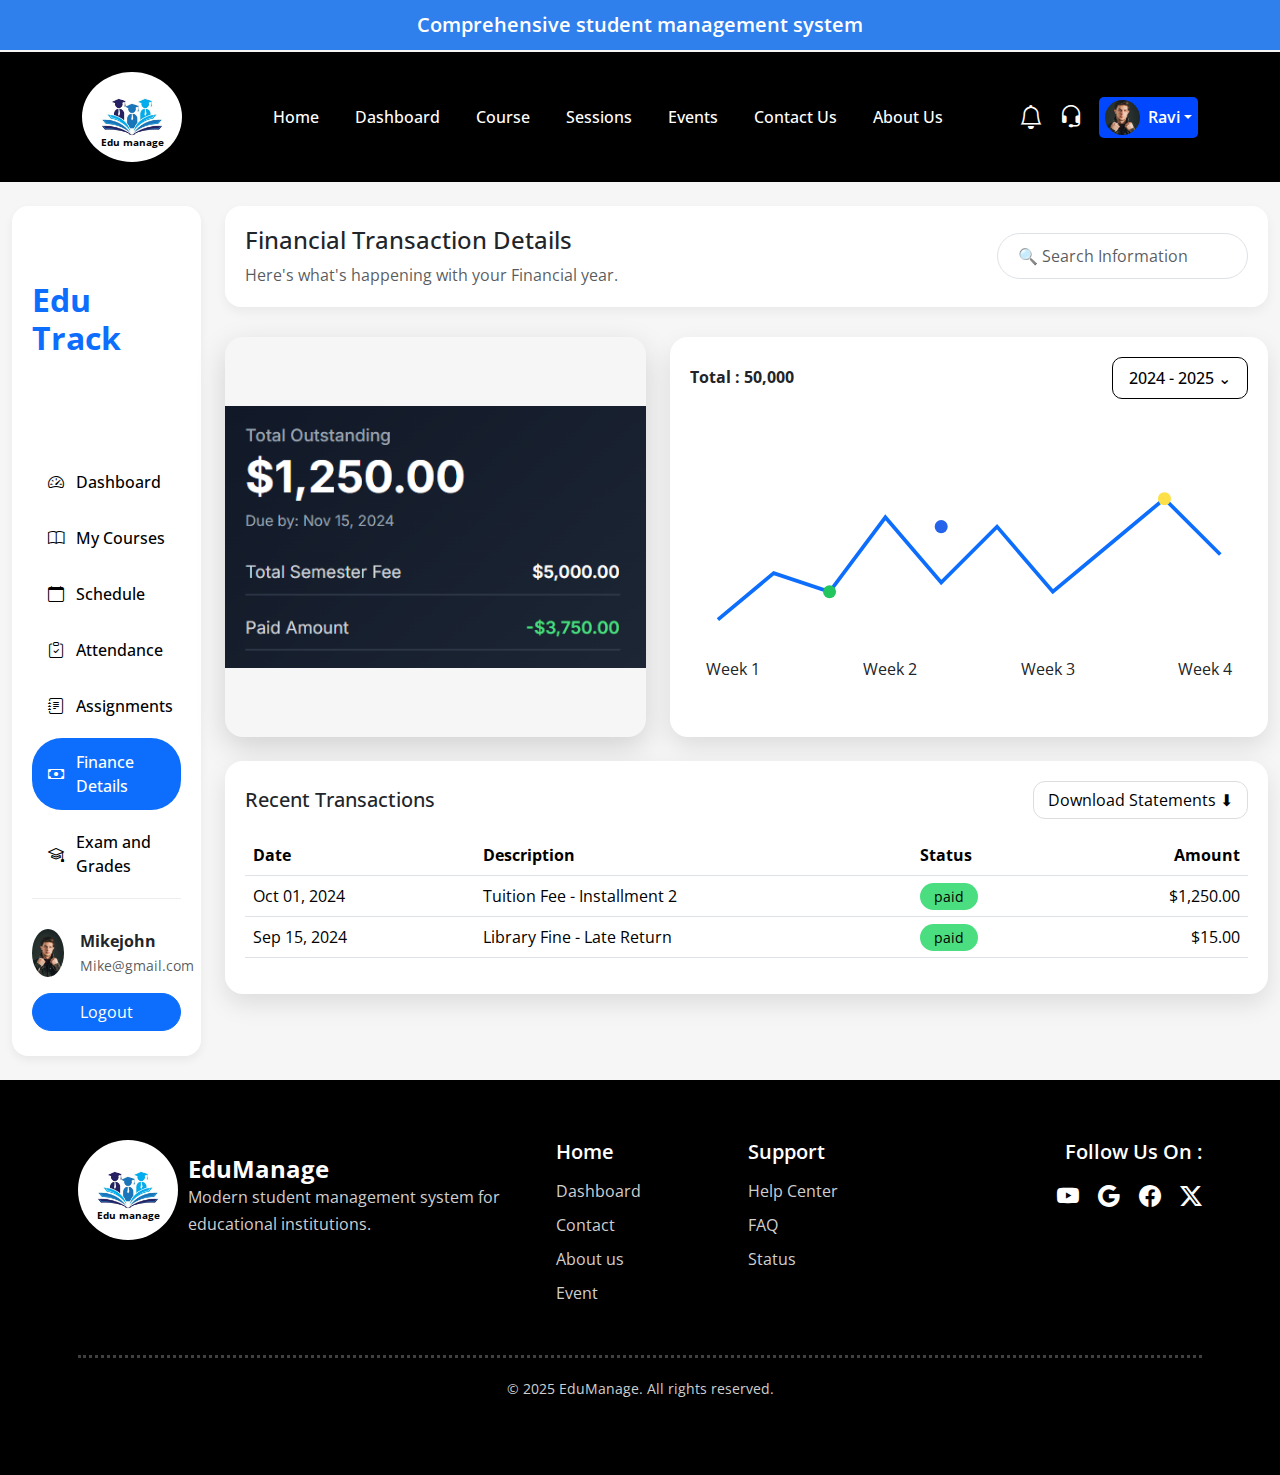
<file: finance.html>
<!DOCTYPE html>
<html lang="en">
<head>
    <meta charset="UTF-8">
    <title>Student Management System</title>
    <meta name="viewport" content="width=device-width, initial-scale=1">
    <link href="https://cdn.jsdelivr.net/npm/bootstrap@5.3.2/dist/css/bootstrap.min.css" rel="stylesheet">
    <link href="https://cdn.jsdelivr.net/npm/bootstrap-icons/font/bootstrap-icons.css" rel="stylesheet">
    <link href="https://fonts.googleapis.com/css2?family=Open+Sans:wght@400;600;700&display=swap" rel="stylesheet">
    <link rel="stylesheet" href="dashboard.css">
    <link rel="stylesheet" href="style.css">
<style>
    .finance-img {
        width: 100%;
        height: 400px;
        object-fit:contain;
        border-radius: 18px;
        box-shadow: 0 10px 30px rgba(0,0,0,0.15);
    }

    .graph-card {
        background: #fff;
        border-radius: 18px;
        padding: 20px;
        box-shadow: 0 10px 25px rgba(0,0,0,0.1);
        height: 400px;
    }

    .calendar-wrapper {
        position: relative;
    }

    .calendar-btn {
        background: #fff;
        border: 1px solid #000;
        border-radius: 10px;
        padding: 8px 16px;
        font-weight: 500;
        cursor: pointer;
    }

    .calendar-popup {
        position: absolute;
        top: 50px;
        right: 0;
        width: 320px;
        background: #0d4bf5;
        color: #fff;
        border-radius: 18px;
        padding: 18px;
        display: none;
        z-index: 1000;
        box-shadow: 0 10px 30px rgba(0,0,0,0.3);
    }

    .calendar-header {
        display: flex;
        justify-content: space-between;
        align-items: center;
        font-size: 20px;
        font-weight: 600;
        margin-bottom: 15px;
    }

    .nav-btn {
        cursor: pointer;
        font-size: 22px;
        user-select: none;
    }

    .calendar-days,
    .calendar-dates {
        display: grid;
        grid-template-columns: repeat(7, 1fr);
        text-align: center;
    }

    .calendar-days {
        font-weight: 500;
        margin-bottom: 10px;
    }

    .calendar-dates span {
        padding: 8px;
        border-radius: 50%;
        cursor: pointer;
    }

    .calendar-dates span:hover {
        background: rgba(255,255,255,0.3);
    }

    .calendar-dates .active {
        border: 2px solid #000;
        background: #fff;
        color: #000;
    }


    .table-card {
        background: #fff;
        border-radius: 18px;
        padding: 20px;
        box-shadow: 0 10px 25px rgba(0,0,0,0.1);
    }

    .status.paid {
        background: #4ade80;
        padding: 4px 14px;
        border-radius: 20px;
        font-size: 14px;
    }

    .download-btn {
        background: #fff;
        border: 1px solid #ddd;
        padding: 6px 14px;
        border-radius: 12px;
    }
</style>
</head>
<body>
<div class="top-header">
    Comprehensive student management system
</div>

<nav class="navbar navbar-expand-lg">
    <div class="container">
        <a class="navbar-brand logo-wrapper" href="home.html">
            <img src="images/7cfdf39738ade45b531f161f7949505e1ffaa445.jpg" alt="Logo">
            <span class="logo-text">Edu manage</span>
        </a>

        <button class="navbar-toggler bg-light" type="button" data-bs-toggle="collapse" data-bs-target="#menu">
            <span class="navbar-toggler-icon"></span>
        </button>

        <div class="collapse navbar-collapse" id="menu">
            <ul class="navbar-nav mx-auto">
                <li class="nav-item"><a class="nav-link " href="home.html">Home</a></li>
                <li class="nav-item"><a class="nav-link " href="dashboard.html">Dashboard</a></li>
                <li class="nav-item"><a class="nav-link" href="course.html">Course</a></li>
                <li class="nav-item"><a class="nav-link" href="session.html">Sessions</a></li>
                <li class="nav-item"><a class="nav-link" href="event.html">Events</a></li>
                <li class="nav-item"><a class="nav-link" href="contact.html">Contact Us</a></li>
                <li class="nav-item"><a class="nav-link" href="about.html">About Us</a></li>
            </ul>

            <div class="d-flex align-items-center gap-3">
                <i class="bi bi-bell text-white fs-4" data-bs-toggle="modal"
                data-bs-target="#notificationModal" style="cursor: pointer;"></i>
                <i class="bi bi-headset text-white fs-4" onclick="window.location.href='contact.html'" style="cursor: pointer;"></i>
                
                <a class="d-flex align-items-center user-btn dropdown-toggle text-decoration-none" href="#" data-bs-toggle="modal" data-bs-target="#registerModal">
                    <img src="images/8f26f922737c90b127d371ae2ece47cfc441c2d9.jpg" class="user-img" alt="User">
                    <span class="ms-2">Ravi</span>
                </a>
            </div>
        </div>
    </div>
</nav>

<div class="modal fade notification-modal"
     id="notificationModal"
     tabindex="-1"
     aria-hidden="true">

  <div class="modal-dialog modal-dialog-centered modal-lg">
    <div class="modal-content">

      <div class="modal-header border-0">
        <h5 class="modal-title">Notifications</h5>
        <button type="button"
                class="btn-close"
                data-bs-dismiss="modal"></button>
      </div>

      <div class="modal-body">

        <div class="mb-4">
          <div class="notification-title">Attendance Alert:</div>
          <div class="notification-text">
            "Your attendance has fallen below 75%. Please attend upcoming classes regularly."
          </div>
        </div>

        <div>
          <div class="notification-title">Event Notification:</div>
          <div class="notification-text">
            "Cultural Fest 2025 registrations are now open! Join before Nov 10th."
          </div>
        </div>

      </div>

    </div>
  </div>
</div>


<div class="modal fade modal1" id="registerModal" tabindex="-1">
    <div class="modal-dialog modal-dialog-centered modal-lg">
        <div class="modal-content register-modal">
            <button class="btn-close position-absolute top-0 end-0 m-3"
                data-bs-dismiss="modal"></button>

            <h2 class="text-center fw-bold mb-4">Register Free !</h2>

            <input type="email" class="form-control custom-input mb-3" placeholder="Enter your e-mail">
            <input type="password" class="form-control custom-input mb-3" placeholder="Password">

            <div class="d-flex justify-content-between align-items-center mb-3">
                <button class="btn login-btn w-50" onclick="loginSuccess()">Login</button>
                <a href="#" class="forgot-link">Forget your password?</a>
            </div>

            <div class="text-center my-3">
                <span class="line"></span>
                <span class="mx-2 fw-semibold">Sign Up Using</span>
                <span class="line"></span>
            </div>

            <div class="social-box text-center">
                <i class="bi bi-google"></i>
                <i class="bi bi-facebook"></i>
                <i class="bi bi-instagram"></i>
                <i class="bi bi-twitter-x"></i>
            </div>

            <p class="text-center mt-4">
                Don't have an account ?
                <a href="#" class="create-link" data-bs-toggle="modal" data-bs-target="#signUpModal">Create New Account</a>
            </p>
        </div>
    </div>
</div>

<div class="modal fade modal1" id="successModal" tabindex="-1">
    <div class="modal-dialog modal-dialog-centered modal-lg">
        <div class="modal-content success-modal">
            <div class="success-header">
                <h4>Welcome Our Students</h4>
                <p>Login Successfully</p>
            </div>
            <img src="images/schoolboy.png" class="img-fluid success-img">
        </div>
    </div>
</div>

<div class="modal fade modal1" id="signUpModal" tabindex="-1">
    <div class="modal-dialog modal-dialog-centered modal-lg">
        <div class="modal-content register-modal">
            <button class="btn-close position-absolute top-0 end-0 m-3"
                data-bs-dismiss="modal"></button>

            <h2 class="text-center fw-bold mb-4">Sign Up</h2>

            <input type="text" class="form-control custom-input mb-3" placeholder="Full Name">
            <input type="email" class="form-control custom-input mb-3" placeholder="E-mail">
            <input type="password" class="form-control custom-input mb-3" placeholder="Password">

            <button class="btn login-btn w-50 d-block" style="margin: 50px auto;" onclick="signupSuccess()">Sign Up</button>
           
            <p class="text-center mt-4">
                Already have an account ?
                <a href="#" class="create-link" data-bs-toggle="modal" data-bs-target="#registerModal">Login</a>
            </p>
        </div>
    </div>
</div>

<div class="modal fade modal1" id="successModal1" tabindex="-1">
    <div class="modal-dialog modal-dialog-centered modal-lg">
        <div class="modal-content success-modal">
            <div class="success-header">
                <h4>Welcome Our Students</h4>
                <p>Signup Successfully</p>
            </div>
            <img src="images/schoolboy.png" class="img-fluid success-img">
        </div>
    </div>
</div>

<script>
    function loginSuccess() {
        let registerModal = bootstrap.Modal.getInstance(
            document.getElementById('registerModal')
        );
        registerModal.hide();

        let successModal = new bootstrap.Modal(
            document.getElementById('successModal')
        );
        successModal.show();

        setTimeout(() => {
            window.location.href = "home.html";
        }, 3000);
    }

    function signupSuccess() {
        let signUpModal = bootstrap.Modal.getInstance(
            document.getElementById('signUpModal')
        );
        signUpModal.hide();

        let successModal1 = new bootstrap.Modal(
            document.getElementById('successModal1')
        );
        successModal1.show();

        setTimeout(() => {
            window.location.href = "home.html";
        }, 3000);
    }
</script>

<div class="container-fluid py-4">
  <div class="row g-4">

    <div class="col-lg-3 col-xl-2">

        <div class="sidebar h-100">
            <h3>Edu Track</h3>

            <a href="dashboard.html" ><i class="bi bi-speedometer2"></i> Dashboard</a>
            <a href="course.html" ><i class="bi bi-book"></i> My Courses</a>
            <a href="session.html"><i class="bi bi-calendar"></i> Schedule</a>
            <a href="attendance.html"><i class="bi bi-clipboard-check"></i> Attendance</a>
            <a href="assignment.html" ><i class="bi bi-journal-text"></i> Assignments</a>
            <a href="finance.html" class="active"><i class="bi bi-cash"></i> Finance Details</a>
            <a href="exam.html"><i class="bi bi-mortarboard"></i> Exam and Grades</a>

            <div class="profile">
                <div class="d-flex align-items-center gap-3 mb-3">
                    <img src="images/8f26f922737c90b127d371ae2ece47cfc441c2d9.jpg" class="rounded-circle">
                    <div class="profile-info">
                    <strong>Mikejohn</strong><br>
                    <small class="text-muted">Mike@gmail.com</small>
                    </div>
                </div>
                <button class="btn btn-primary rounded-pill" onclick="window.location.href='index.html'">Logout</button>
            </div>
        </div>
    </div>

    <div class="main col-lg-9 col-xl-10">
        <div class="header d-flex justify-content-between align-items-center">
            <div>
                <h4>Financial Transaction Details</h4>
                <p class="text-muted mb-0">Here's what's happening with your Financial year.</p>
            </div>
            <input type="text" class="form-control search-box w-25" placeholder="🔍 Search Information">
        </div>
        <div class="row g-4 align-items-stretch">
            <div class="col-lg-5">
                <img src="images/c257307ce598a3528fd85e4121a205ef71cc7365.png" class="finance-img" alt="Finance Summary">
            </div>

            <div class="col-lg-7">
                <div class="graph-card h-100">
                    <div class="d-flex justify-content-between align-items-center mb-3">
                        <h6 class="fw-bold mb-0">Total : 50,000</h6>

                        <div class="calendar-wrapper">

                            <button class="calendar-btn" id="calendarToggle">
                                2024 - 2025 ⌄
                            </button>

                            <div class="calendar-popup" id="calendarPopup">
                                <div class="calendar-header">
                                    <span class="nav-btn" id="prevMonth">&lt;</span>
                                    <span class="month" id="monthYear"></span>
                                    <span class="nav-btn" id="nextMonth">&gt;</span>
                                </div>

                                <div class="calendar-days">
                                    <span>Sun</span><span>Mon</span><span>Tue</span>
                                    <span>Wed</span><span>Thu</span><span>Fri</span><span>Sat</span>
                                </div>

                                <div class="calendar-dates" id="calendarDates"></div>
                            </div>
                        </div>
                    </div>

                    <svg viewBox="0 0 600 260" class="w-100 graph-svg">
                        <polyline
                            points="30,220 90,170 150,190 210,110 270,180 330,120 390,190 450,140 510,90 570,150"
                            fill="none"
                            stroke="#0d6efd"
                            stroke-width="4"
                        />
                        <circle cx="150" cy="190" r="7" fill="#22c55e"/>
                        <circle cx="270" cy="120" r="7" fill="#2563eb"/>
                        <circle cx="510" cy="90" r="7" fill="#fde047"/>
                    </svg>

                    <div class="d-flex justify-content-between px-3">
                        <span>Week 1</span>
                        <span>Week 2</span>
                        <span>Week 3</span>
                        <span>Week 4</span>
                    </div>

                </div>
            </div>

        </div>

        <div class="row mt-4">
            <div class="col-12">
                <div class="table-card">

                    <div class="d-flex justify-content-between align-items-center mb-3">
                        <h5 class="mb-0">Recent Transactions</h5>
                        <button class="download-btn">Download Statements ⬇</button>
                    </div>

                    <table class="table align-middle">
                        <thead>
                            <tr>
                                <th>Date</th>
                                <th>Description</th>
                                <th>Status</th>
                                <th class="text-end">Amount</th>
                            </tr>
                        </thead>
                        <tbody>
                            <tr>
                                <td>Oct 01, 2024</td>
                                <td>Tuition Fee - Installment 2</td>
                                <td><span class="status paid">paid</span></td>
                                <td class="text-end">$1,250.00</td>
                            </tr>
                            <tr>
                                <td>Sep 15, 2024</td>
                                <td>Library Fine - Late Return</td>
                                <td><span class="status paid">paid</span></td>
                                <td class="text-end">$15.00</td>
                            </tr>
                        </tbody>
                    </table>

                </div>
            </div>
        </div>

    </div>

  </div>
</div>

<script>
    const toggleBtn = document.getElementById("calendarToggle");
    const popup = document.getElementById("calendarPopup");
    const monthYear = document.getElementById("monthYear");
    const datesContainer = document.getElementById("calendarDates");
    const prevBtn = document.getElementById("prevMonth");
    const nextBtn = document.getElementById("nextMonth");

    let currentDate = new Date();

    toggleBtn.addEventListener("click", (e) => {
        e.stopPropagation();
        popup.style.display = popup.style.display === "block" ? "none" : "block";
    });

    document.addEventListener("click", () => {
        popup.style.display = "none";
    });

    popup.addEventListener("click", e => e.stopPropagation());

    function renderCalendar() {
        datesContainer.innerHTML = "";

        const year = currentDate.getFullYear();
        const month = currentDate.getMonth();

        const months = [
            "January","February","March","April","May","June",
            "July","August","September","October","November","December"
        ];

        monthYear.innerText = `${months[month]} ${year}`;

        const firstDay = new Date(year, month, 1).getDay();
        const totalDays = new Date(year, month + 1, 0).getDate();

        for (let i = 0; i < firstDay; i++) {
            datesContainer.appendChild(document.createElement("span"));
        }

        const today = new Date();

        for (let d = 1; d <= totalDays; d++) {
            const span = document.createElement("span");
            span.textContent = d;

            if (
                d === today.getDate() &&
                month === today.getMonth() &&
                year === today.getFullYear()
            ) {
                span.classList.add("active");
            }

            span.onclick = () => {
                document.querySelectorAll(".calendar-dates span")
                    .forEach(el => el.classList.remove("active"));
                span.classList.add("active");
            };

            datesContainer.appendChild(span);
        }
    }

    prevBtn.onclick = () => {
        currentDate.setMonth(currentDate.getMonth() - 1);
        renderCalendar();
    };

    nextBtn.onclick = () => {
        currentDate.setMonth(currentDate.getMonth() + 1);
        renderCalendar();
    };

    renderCalendar();
</script>

<footer class="footer-section">
    <div class="container px-2">

        <div class="row g-4 align-items-start">
            <div class="col-lg-5 col-md-6">
                <div class="d-flex mb-3">
                    <a class="navbar-brand logo-wrapper" href="#">
                        <img src="images/7cfdf39738ade45b531f161f7949505e1ffaa445.jpg" alt="Logo">
                        <span class="logo-text">Edu manage</span>
                    </a>    
                    <div style="margin-left: 10px;margin-top: 15px;">
                        <h4 class="mb-0 text-white fw-bold">EduManage</h4>
                        <p class="footer-desc">
                            Modern student management system for educational institutions.
                        </p>
                    </div>
                </div>
            </div>

            <div class="col-lg-2 col-md-3">
                <h5 class="footer-title">Home</h5>
                <ul class="footer-links">
                    <li><a href="#">Dashboard</a></li>
                    <li><a href="#">Contact</a></li>
                    <li><a href="#">About us</a></li>
                    <li><a href="#">Event</a></li>
                </ul>
            </div>

            <div class="col-lg-2 col-md-3">
                <h5 class="footer-title">Support</h5>
                <ul class="footer-links">
                    <li><a href="#">Help Center</a></li>
                    <li><a href="#">FAQ</a></li>
                    <li><a href="#">Status</a></li>
                </ul>
            </div>

            <div class="col-lg-3 text-lg-end">
                <h5 class="footer-title">Follow Us On :</h5>
                <div class="social-icons">
                    <a href="#"><i class="bi bi-youtube"></i></a>
                    <a href="#"><i class="bi bi-google"></i></a>
                    <a href="#"><i class="bi bi-facebook"></i></a>
                    <a href="#"><i class="bi bi-twitter-x"></i></a>
                </div>
            </div>
        </div>

        <hr class="footer-divider">

        <p class="footer-bottom">
            © 2025 EduManage. All rights reserved.
        </p>
    </div>
</footer>
<script src="https://cdn.jsdelivr.net/npm/bootstrap@5.3.2/dist/js/bootstrap.bundle.min.js"></script>
</body>
</html>
</file>
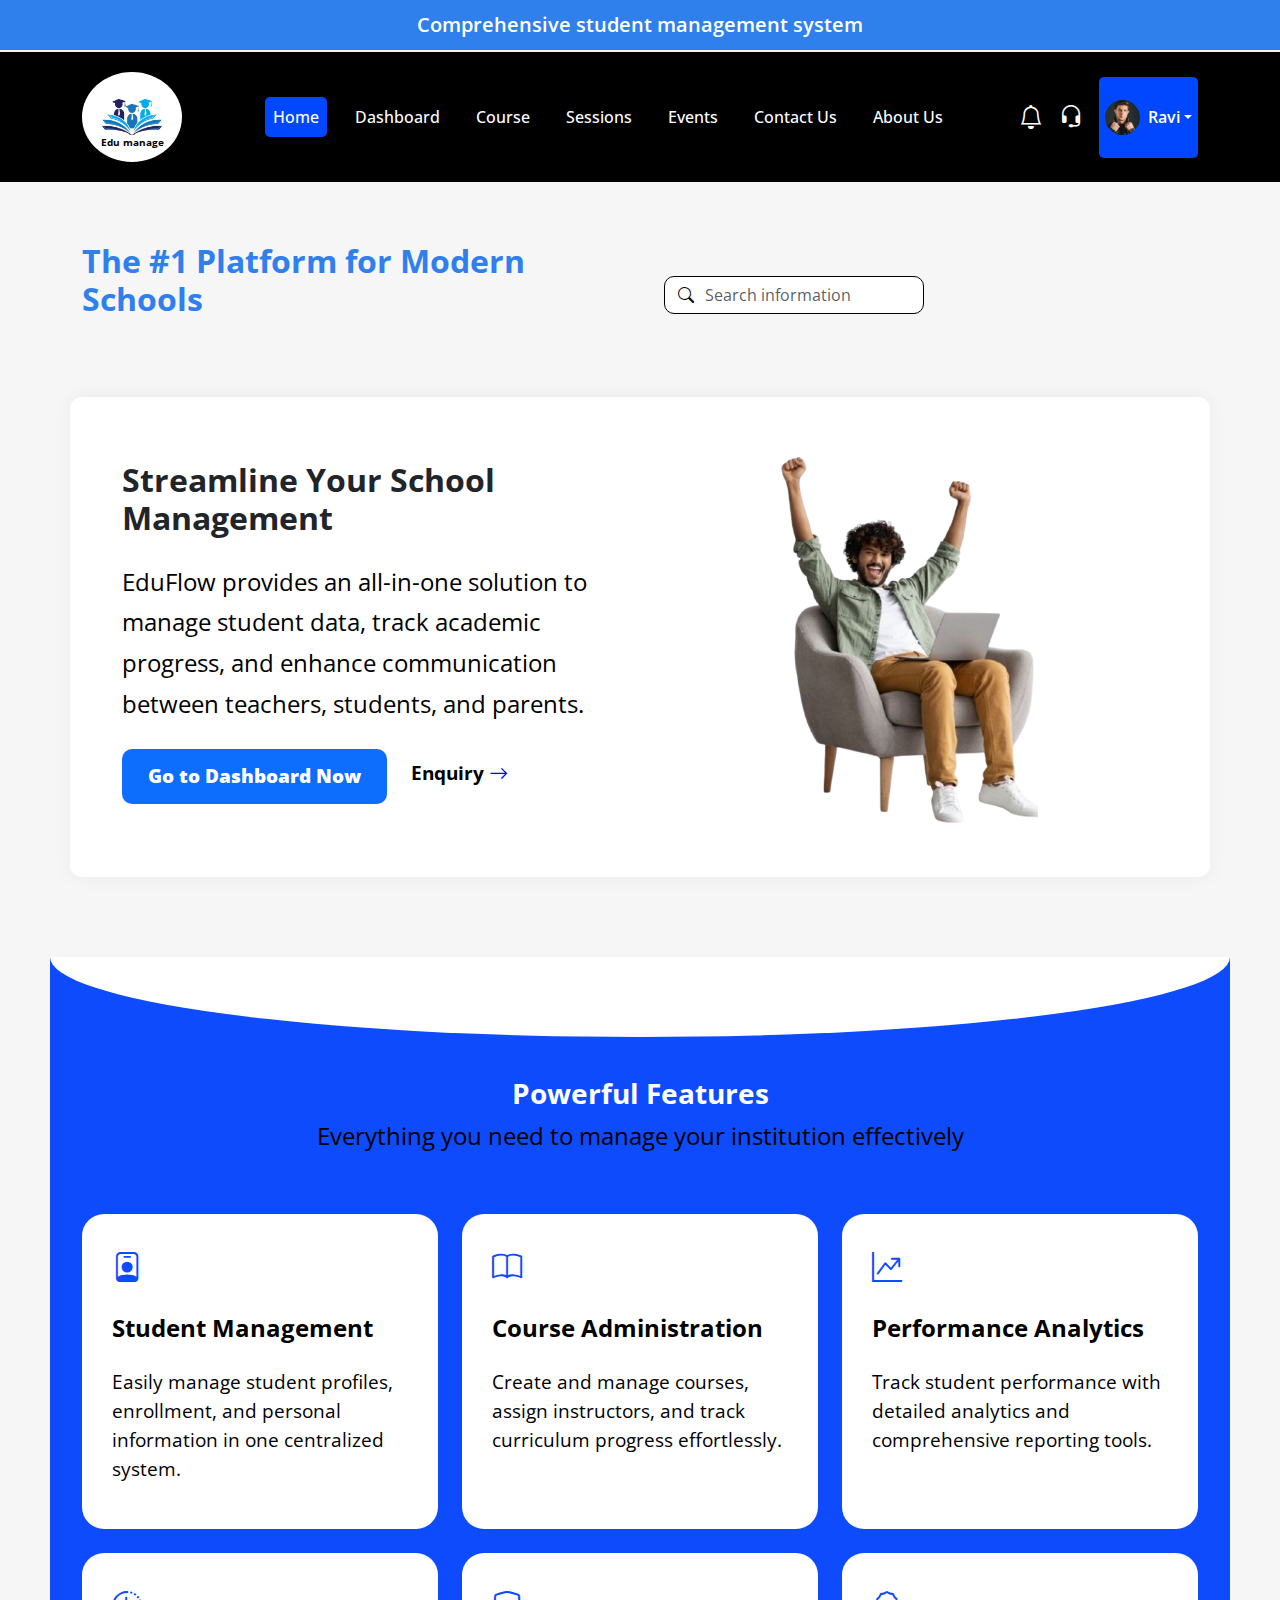
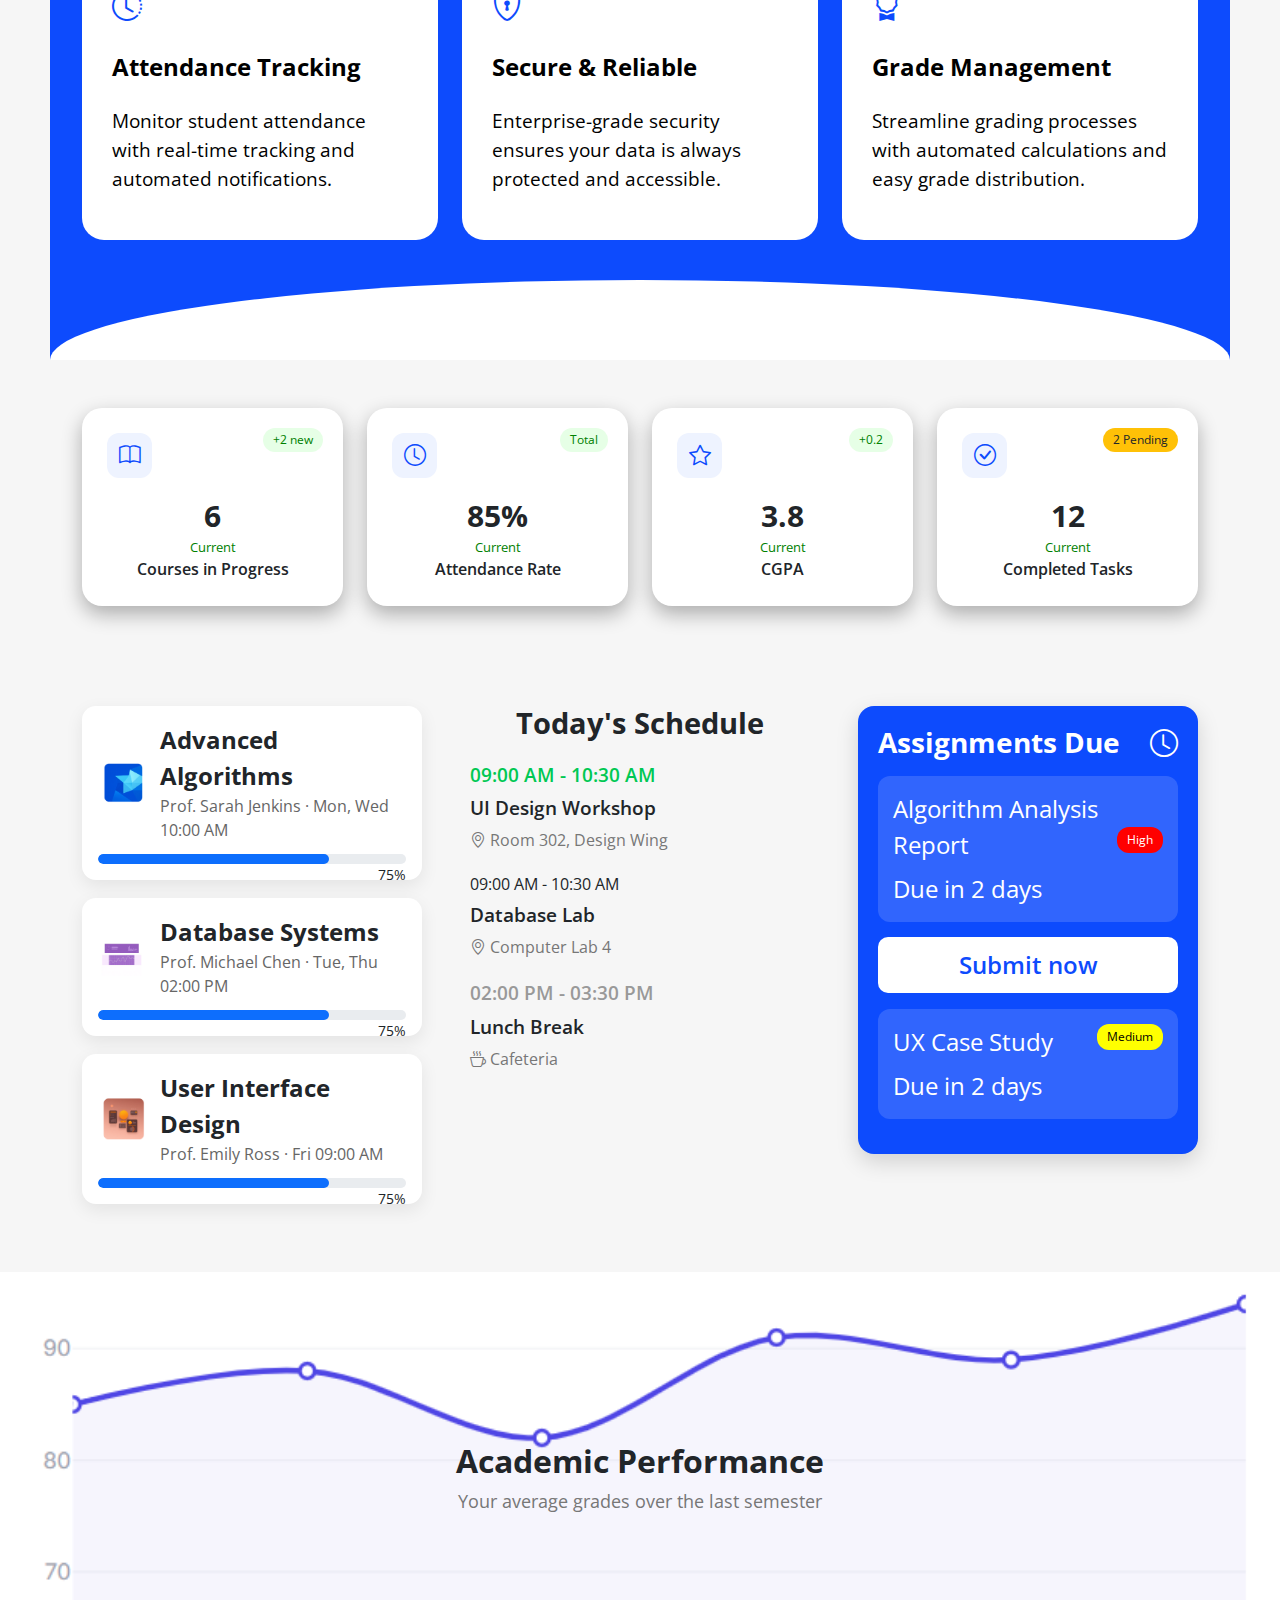
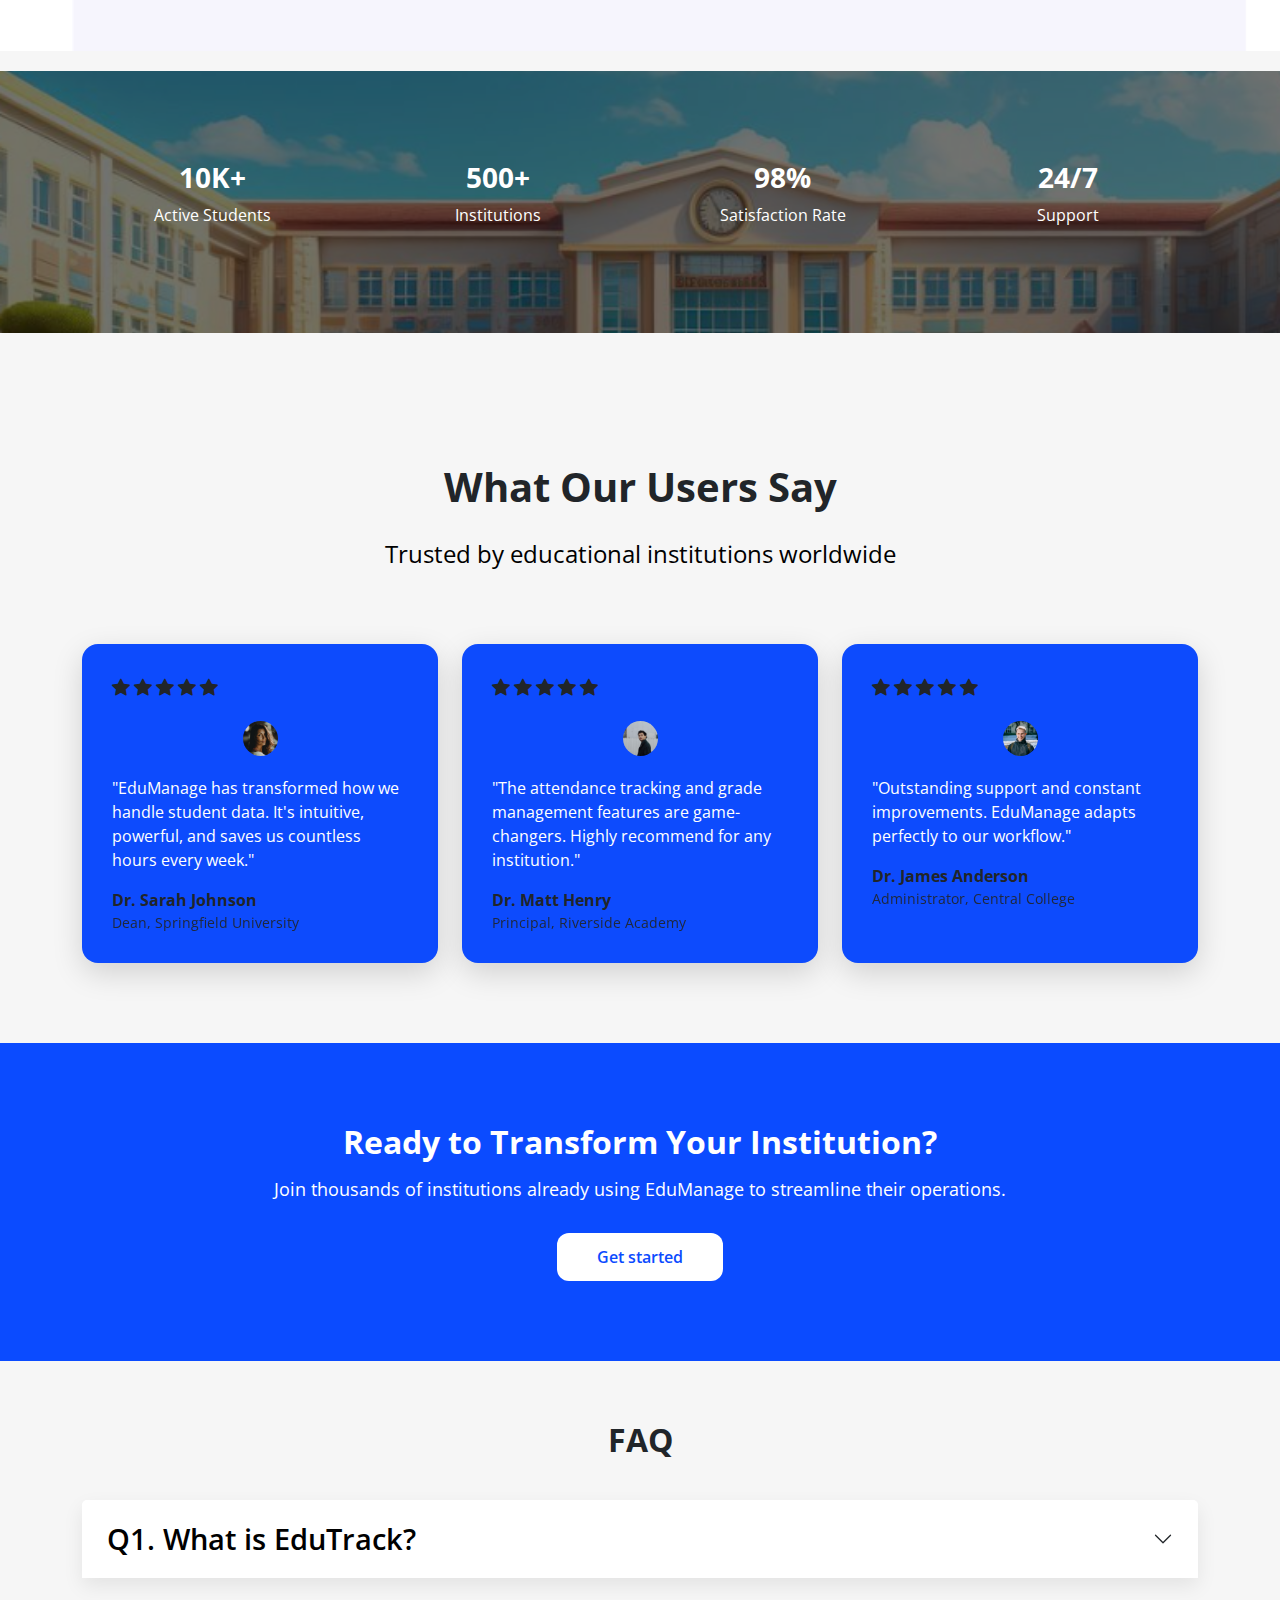
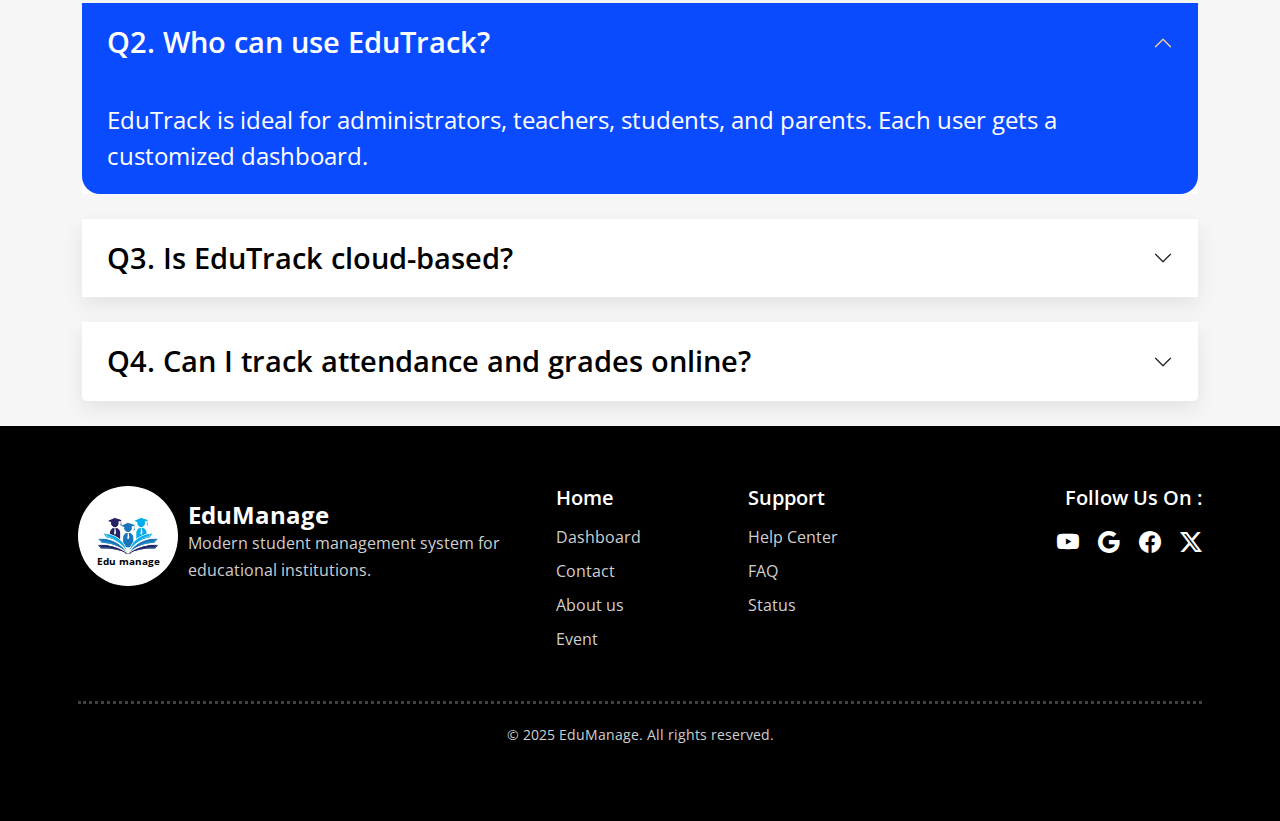
<file: home.html>
<!DOCTYPE html>
<html lang="en">
<head>
    <meta charset="UTF-8">
    <title>Student Management System</title>
    <meta name="viewport" content="width=device-width, initial-scale=1">
    <link href="https://cdn.jsdelivr.net/npm/bootstrap@5.3.2/dist/css/bootstrap.min.css" rel="stylesheet">
    <link href="https://cdn.jsdelivr.net/npm/bootstrap-icons/font/bootstrap-icons.css" rel="stylesheet">
    <link href="https://fonts.googleapis.com/css2?family=Open+Sans:wght@400;600;700&display=swap" rel="stylesheet">
    <link rel="stylesheet" href="index.css">
    <link rel="stylesheet" href="style.css">
</head>
<body>
<div class="top-header">
    Comprehensive student management system
</div>

<nav class="navbar navbar-expand-lg">
    <div class="container">
        <a class="navbar-brand logo-wrapper" href="home.html">
            <img src="images/7cfdf39738ade45b531f161f7949505e1ffaa445.jpg" alt="Logo">
            <span class="logo-text">Edu manage</span>
        </a>

        <button class="navbar-toggler bg-light" type="button" data-bs-toggle="collapse" data-bs-target="#menu">
            <span class="navbar-toggler-icon"></span>
        </button>

        <div class="collapse navbar-collapse" id="menu">
            <ul class="navbar-nav mx-auto">
                <li class="nav-item"><a class="nav-link active" href="home.html">Home</a></li>
                <li class="nav-item"><a class="nav-link" href="dashboard.html">Dashboard</a></li>
                <li class="nav-item"><a class="nav-link" href="course.html">Course</a></li>
                <li class="nav-item"><a class="nav-link" href="session.html">Sessions</a></li>
                <li class="nav-item"><a class="nav-link" href="event.html">Events</a></li>
                <li class="nav-item"><a class="nav-link" href="contact.html">Contact Us</a></li>
                <li class="nav-item"><a class="nav-link" href="about.html">About Us</a></li>
            </ul>

            <div class="d-flex align-items-center gap-3">
                <i class="bi bi-bell text-white fs-4" data-bs-toggle="modal"
                data-bs-target="#notificationModal" style="cursor: pointer;"></i>
                <i class="bi bi-headset text-white fs-4" onclick="window.location.href='contact.html'" style="cursor: pointer;"></i>
                
                <a class="d-flex align-items-center user-btn dropdown-toggle text-decoration-none" href="#" data-bs-toggle="modal" data-bs-target="#registerModal">
                    <img src="images/8f26f922737c90b127d371ae2ece47cfc441c2d9.jpg" class="user-img" alt="User">
                    <span class="ms-2">Ravi</span>
                </a>
            </div>
        </div>
    </div>
</nav>

<div class="modal fade notification-modal"
     id="notificationModal"
     tabindex="-1"
     aria-hidden="true">

  <div class="modal-dialog modal-dialog-centered modal-lg">
    <div class="modal-content">

      <div class="modal-header border-0">
        <h5 class="modal-title">Notifications</h5>
        <button type="button"
                class="btn-close"
                data-bs-dismiss="modal"></button>
      </div>

      <div class="modal-body">

        <div class="mb-4">
          <div class="notification-title">Attendance Alert:</div>
          <div class="notification-text">
            "Your attendance has fallen below 75%. Please attend upcoming classes regularly."
          </div>
        </div>

        <div>
          <div class="notification-title">Event Notification:</div>
          <div class="notification-text">
            "Cultural Fest 2025 registrations are now open! Join before Nov 10th."
          </div>
        </div>

      </div>

    </div>
  </div>
</div>


<div class="modal fade modal1" id="registerModal" tabindex="-1">
    <div class="modal-dialog modal-dialog-centered modal-lg">
        <div class="modal-content register-modal">
            <button class="btn-close position-absolute top-0 end-0 m-3"
                data-bs-dismiss="modal"></button>

            <h2 class="text-center fw-bold mb-4">Register Free !</h2>

            <input type="email" class="form-control custom-input mb-3" placeholder="Enter your e-mail">
            <input type="password" class="form-control custom-input mb-3" placeholder="Password">

            <div class="d-flex justify-content-between align-items-center mb-3">
                <button class="btn login-btn w-50" onclick="loginSuccess()">Login</button>
                <a href="#" class="forgot-link">Forget your password?</a>
            </div>

            <div class="text-center my-3">
                <span class="line"></span>
                <span class="mx-2 fw-semibold">Sign Up Using</span>
                <span class="line"></span>
            </div>

            <div class="social-box text-center">
                <i class="bi bi-google"></i>
                <i class="bi bi-facebook"></i>
                <i class="bi bi-instagram"></i>
                <i class="bi bi-twitter-x"></i>
            </div>

            <p class="text-center mt-4">
                Don't have an account ?
                <a href="#" class="create-link" data-bs-toggle="modal" data-bs-target="#signUpModal">Create New Account</a>
            </p>
        </div>
    </div>
</div>

<div class="modal fade modal1" id="successModal" tabindex="-1">
    <div class="modal-dialog modal-dialog-centered modal-lg">
        <div class="modal-content success-modal">
            <div class="success-header">
                <h4>Welcome Our Students</h4>
                <p>Login Successfully</p>
            </div>
            <img src="images/schoolboy.png" class="img-fluid success-img">
        </div>
    </div>
</div>

<div class="modal fade modal1" id="signUpModal" tabindex="-1">
    <div class="modal-dialog modal-dialog-centered modal-lg">
        <div class="modal-content register-modal">
            <button class="btn-close position-absolute top-0 end-0 m-3"
                data-bs-dismiss="modal"></button>

            <h2 class="text-center fw-bold mb-4">Sign Up</h2>

            <input type="text" class="form-control custom-input mb-3" placeholder="Full Name">
            <input type="email" class="form-control custom-input mb-3" placeholder="E-mail">
            <input type="password" class="form-control custom-input mb-3" placeholder="Password">

            <button class="btn login-btn w-50 d-block" style="margin: 50px auto;" onclick="signupSuccess()">Sign Up</button>
           
            <p class="text-center mt-4">
                Already have an account ?
                <a href="#" class="create-link" data-bs-toggle="modal" data-bs-target="#registerModal">Login</a>
            </p>
        </div>
    </div>
</div>

<div class="modal fade modal1" id="successModal1" tabindex="-1">
    <div class="modal-dialog modal-dialog-centered modal-lg">
        <div class="modal-content success-modal">
            <div class="success-header">
                <h4>Welcome Our Students</h4>
                <p>Signup Successfully</p>
            </div>
            <img src="images/schoolboy.png" class="img-fluid success-img">
        </div>
    </div>
</div>

<script>
    function loginSuccess() {
        let registerModal = bootstrap.Modal.getInstance(
            document.getElementById('registerModal')
        );
        registerModal.hide();

        let successModal = new bootstrap.Modal(
            document.getElementById('successModal')
        );
        successModal.show();

        setTimeout(() => {
            window.location.href = "home.html";
        }, 3000);
    }

    function signupSuccess() {
        let signUpModal = bootstrap.Modal.getInstance(
            document.getElementById('signUpModal')
        );
        signUpModal.hide();

        let successModal1 = new bootstrap.Modal(
            document.getElementById('successModal1')
        );
        successModal1.show();

        setTimeout(() => {
            window.location.href = "home.html";
        }, 3000);
    }
</script>

<section class="hero-section">
    <div class="container">
        <div class="row align-items-center mb-5 g-5">
            <div class="col-md-6">
                <h1 class="hero-title">The #1 Platform for Modern Schools</h1>
            </div>
            <div class="col-md-6 ">
                <form class="d-flex search-box">
                    <i class="bi bi-search"></i>
                    <input class="form-control" type="search" placeholder="Search information">
                </form>
            </div>
        </div>

        <div class="row hero-box">
            <div class="col-md-6">
                <h2 class="my-4">Streamline Your School Management</h2>
                <p>
                    EduFlow provides an all-in-one solution to manage student data,
                    track academic progress, and enhance communication between teachers,
                    students, and parents.
                </p>

                <div class="mt-4">
                    <a href="dashboard.html" class="btn dashboard-btn">Go to Dashboard Now</a>
                    <a href="contact.html" class="enquiry-link">Enquiry <i class="bi bi-arrow-right" style="color: blue;"></i></a>
                </div>
            </div>

            <div class="col-md-6 text-center">
                <img src="images/1a18c972392fa335f524f310c18261d298e47225.png" class="hero-img" alt="Student Image">
            </div>
        </div>
    </div>
</section>

<section class="features-section" >
    <div class="container position-relative">
        <div class="text-center">
            <h2 class="features-title">Powerful Features</h2>
            <p class="features-subtitle">
                Everything you need to manage your institution effectively
            </p>
        </div>

        <div class="row g-4">

            <div class="col-md-4">
                <div class="feature-card">
                    <i class="bi bi-person-badge feature-icon"></i>
                    <h5>Student Management</h5>
                    <p>
                        Easily manage student profiles, enrollment, and personal
                        information in one centralized system.
                    </p>
                </div>
            </div>

            <div class="col-md-4">
                <div class="feature-card">
                    <i class="bi bi-book feature-icon"></i>
                    <h5>Course Administration</h5>
                    <p>
                        Create and manage courses, assign instructors, and track
                        curriculum progress effortlessly.
                    </p>
                </div>
            </div>

            <div class="col-md-4">
                <div class="feature-card">
                    <i class="bi bi-graph-up-arrow feature-icon"></i>
                    <h5>Performance Analytics</h5>
                    <p>
                        Track student performance with detailed analytics and
                        comprehensive reporting tools.
                    </p>
                </div>
            </div>

            <div class="col-md-4">
                <div class="feature-card">
                    <i class="bi bi-clock-history feature-icon"></i>
                    <h5>Attendance Tracking</h5>
                    <p>
                        Monitor student attendance with real-time tracking and
                        automated notifications.
                    </p>
                </div>
            </div>

            <div class="col-md-4">
                <div class="feature-card">
                    <i class="bi bi-shield-lock feature-icon"></i>
                    <h5>Secure & Reliable</h5>
                    <p>
                        Enterprise-grade security ensures your data is always
                        protected and accessible.
                    </p>
                </div>
            </div>

            <div class="col-md-4">
                <div class="feature-card">
                    <i class="bi bi-award feature-icon"></i>
                    <h5>Grade Management</h5>
                    <p>
                        Streamline grading processes with automated calculations
                        and easy grade distribution.
                    </p>
                </div>
            </div>

        </div>
    </div>
</section>

<div class="container mt-5">
    <div class="row g-4 mb-4">
        <div class="col-md-3">
            <div class="stat-card">
                <div class="stat-icon"><i class="bi bi-book"></i></div>
                <span class="stat-badge">+2 new</span>
                <div class="stat-value">6</div>
                <div class="stat-sub">Current</div>
                <div class="stat-title">Courses in Progress</div>
            </div>
        </div>

        <div class="col-md-3">
            <div class="stat-card">
                <div class="stat-icon"><i class="bi bi-clock"></i></div>
                <span class="stat-badge">Total</span>
                <div class="stat-value">85%</div>
                <div class="stat-sub">Current</div>
                <div class="stat-title">Attendance Rate</div>
            </div>
        </div>

        <div class="col-md-3">
            <div class="stat-card">
                <div class="stat-icon"><i class="bi bi-star"></i></div>
                <span class="stat-badge">+0.2</span>
                <div class="stat-value">3.8</div>
                <div class="stat-sub">Current</div>
                <div class="stat-title">CGPA</div>
            </div>
        </div>

        <div class="col-md-3">
            <div class="stat-card">
                <div class="stat-icon"><i class="bi bi-check-circle"></i></div>
                <span class="stat-badge bg-warning text-dark">2 Pending</span>
                <div class="stat-value">12</div>
                <div class="stat-sub">Current</div>
                <div class="stat-title">Completed Tasks</div>
            </div>
        </div>
    </div>
</div>

<div class="container" style="margin-top: 100px;">
    <div class="row g-5">
        <div class="col-md-4">
            <div class="course-card">
                <div class="course-header">
                    <div class="course-icon ">
                        <img src="images/e9cda304e49dacfc43b835d8d73e2de0afefb698.png" alt="">
                    </div>
                    <div>
                        <div class="course-title">Advanced Algorithms</div>
                        <div class="course-sub">Prof. Sarah Jenkins · Mon, Wed 10:00 AM</div>
                    </div>
                </div>
                <div class="progress">
                    <div class="progress-bar bg-primary" style="width:75%;border-radius: 25px;"></div>
                </div>
                <small class="float-end">75%</small>
            </div>

            <div class="course-card">
                <div class="course-header">
                    <div class="course-icon">
                        <img src="images/83e823fb98ae991ad4e65b31aca10779271af51e.png" alt="">
                    </div>
                    <div>
                        <div class="course-title">Database Systems</div>
                        <div class="course-sub">Prof. Michael Chen · Tue, Thu 02:00 PM</div>
                    </div>
                </div>
                <div class="progress">
                    <div class="progress-bar bg-primary" style="width:75%;border-radius: 25px"></div>
                </div>
                <small class="float-end">75%</small>
            </div>

            <div class="course-card">
                <div class="course-header">
                    <div class="course-icon">
                        <img src="images/86f723cb54e6f6cf27a6beb65e0b804cc8ef2270.png" alt="">
                    </div>
                    <div>
                        <div class="course-title">User Interface Design</div>
                        <div class="course-sub">Prof. Emily Ross · Fri 09:00 AM</div>
                    </div>
                </div>
                <div class="progress">
                    <div class="progress-bar bg-primary" style="width:75%;border-radius: 25px"></div>
                </div>
                <small class="float-end">75%</small>
            </div>
        </div>

        <div class="col-md-4">
            <h4 class="schedule-title" style="text-align: center;">Today's Schedule</h4>

            <p class="time-green" style="margin-bottom: 0px;">09:00 AM - 10:30 AM</p>
            <p class="fw-semibold" style="font-size: 1.2rem;margin:5px auto;">UI Design Workshop</p>
            <p class="location"><i class="bi bi-geo-alt"></i> Room 302, Design Wing</p>


            <p class="time-blue]" style="margin-bottom: 0px;">09:00 AM - 10:30 AM</p>
            <p class="fw-semibold" style="font-size: 1.2rem;margin:5px auto;">Database Lab</p>
            <p class="location"><i class="bi bi-geo-alt"></i> Computer Lab 4</p>

            <p class="time-gray" style="margin-bottom: 0px;">02:00 PM - 03:30 PM</p>
            <p class="fw-semibold" style="font-size: 1.2rem;margin:5px auto;">Lunch Break</p>
            <p class="location"><i class="bi bi-cup-hot"></i> Cafeteria</p>
        </div>

        <div class="col-md-4">
            <div class="assignment-card">
                <h5 class="fw-bold mb-3 fs-3">
                    Assignments Due
                    <i class="bi bi-clock float-end"></i>
                </h5>

                <div class="assignment-item fs-4">
                    Algorithm Analysis Report
                    <span class="priority-high">High</span>
                    <div class="mt-2">Due in 2 days</div>
                </div>

                <div class="submit-btn mb-3 fs-4">Submit now</div>

                <div class="assignment-item fs-4">
                    UX Case Study
                    <span class="priority-medium">Medium</span>
                    <div class="mt-2">Due in 2 days</div>
                </div>
            </div>
        </div>
    </div>
</div>

<section class="graph-section">
    <div class="container">
        <h2>Academic Performance</h2>
        <p>Your average grades over the last semester</p>
    </div>
</section>

<section class="stats-section">
    <div class="container stats-content">
        <div class="row text-center">

            <div class="col-md-3 stat-box">
                <h3>10K+</h3>
                <p>Active Students</p>
            </div>

            <div class="col-md-3 stat-box">
                <h3>500+</h3>
                <p>Institutions</p>
            </div>

            <div class="col-md-3 stat-box">
                <h3>98%</h3>
                <p>Satisfaction Rate</p>
            </div>

            <div class="col-md-3 stat-box">
                <h3>24/7</h3>
                <p>Support</p>
            </div>

        </div>
    </div>
</section>

<section class="testimonial-section">
    <div class="container">
        <h2 style="text-align: center;font-size: 2.5rem;">What Our Users Say</h2>
        <p style="text-align: center;margin-top: 25px;color: black;font-size: 1.5rem;">Trusted by educational institutions worldwide</p>

        <div class="row mt-5 g-4">
            <div class="col-md-4">
                <div class="testimonial-card">
                    <div class="stars mb-2">
                        <i class="bi bi-star-fill"></i>
                        <i class="bi bi-star-fill"></i>
                        <i class="bi bi-star-fill"></i>
                        <i class="bi bi-star-fill"></i>
                        <i class="bi bi-star-fill"></i>
                    </div>

                    <img src="images/47390948c167cf65f27b17cad49f9c45e4669b90.jpg" class="user-img">

                    <p class="mt-3">
                        "EduManage has transformed how we handle student data.
                        It's intuitive, powerful, and saves us countless hours every week."
                    </p>

                    <div class="user-name">Dr. Sarah Johnson</div>
                    <div class="user-role">Dean, Springfield University</div>
                </div>
            </div>

            <div class="col-md-4">
                <div class="testimonial-card">
                    <div class="stars mb-2">
                        <i class="bi bi-star-fill"></i>
                        <i class="bi bi-star-fill"></i>
                        <i class="bi bi-star-fill"></i>
                        <i class="bi bi-star-fill"></i>
                        <i class="bi bi-star-fill"></i>
                    </div>

                    <img src="images/e317ed5d17c4bf44028fbfa9a432d702131db222.jpg" class="user-img">

                    <p class="mt-3">
                        "The attendance tracking and grade management features
                        are game-changers. Highly recommend for any institution."
                    </p>

                    <div class="user-name">Dr. Matt Henry</div>
                    <div class="user-role">Principal, Riverside Academy</div>
                </div>
            </div>

            <div class="col-md-4">
                <div class="testimonial-card">
                    <div class="stars mb-2">
                        <i class="bi bi-star-fill"></i>
                        <i class="bi bi-star-fill"></i>
                        <i class="bi bi-star-fill"></i>
                        <i class="bi bi-star-fill"></i>
                        <i class="bi bi-star-fill"></i>
                    </div>

                    <img src="images/3a86b9870b6e067e5ead673c06445615345f624a.jpg" class="user-img">

                    <p class="mt-3">
                        "Outstanding support and constant improvements.
                        EduManage adapts perfectly to our workflow."
                    </p>

                    <div class="user-name">Dr. James Anderson</div>
                    <div class="user-role">Administrator, Central College</div>
                </div>
            </div>

        </div>
    </div>
</section>

<section class="cta-section text-center">
    <div class="container">
        <h2>Ready to Transform Your Institution?</h2>
        <p>Join thousands of institutions already using EduManage to streamline their operations.</p>
        <button class="cta-btn">Get started</button>
    </div>
</section>

<div class="container">
    <h2 class="faq-title">FAQ</h2>

    <div class="accordion" id="faqAccordion">
        <div class="accordion-item">
            <h2 class="accordion-header">
                <button class="accordion-button collapsed" data-bs-toggle="collapse" data-bs-target="#faq1">
                    Q1. What is EduTrack?
                </button>
            </h2>
            <div id="faq1" class="accordion-collapse collapse" data-bs-parent="#faqAccordion">
                <div class="accordion-body">
                    EduTrack is an all-in-one student management system designed to help schools,
                    colleges, and training centers manage student records efficiently.
                </div>
            </div>
        </div>

        <div class="accordion-item">
            <h2 class="accordion-header">
                <button class="accordion-button" data-bs-toggle="collapse" data-bs-target="#faq2">
                    Q2. Who can use EduTrack?
                </button>
            </h2>
            <div id="faq2" class="accordion-collapse collapse show" data-bs-parent="#faqAccordion">
                <div class="accordion-body">
                    EduTrack is ideal for administrators, teachers, students, and parents.
                    Each user gets a customized dashboard.
                </div>
            </div>
        </div>

        <div class="accordion-item">
            <h2 class="accordion-header">
                <button class="accordion-button collapsed" data-bs-toggle="collapse" data-bs-target="#faq3">
                    Q3. Is EduTrack cloud-based?
                </button>
            </h2>
            <div id="faq3" class="accordion-collapse collapse" data-bs-parent="#faqAccordion">
                <div class="accordion-body">
                    Yes, EduTrack is fully cloud-based, allowing secure access anytime, anywhere.
                </div>
            </div>
        </div>

        <div class="accordion-item">
            <h2 class="accordion-header">
                <button class="accordion-button collapsed" data-bs-toggle="collapse" data-bs-target="#faq3">
                    Q4. Can I track attendance and grades online?
                </button>
            </h2>
            <div id="faq3" class="accordion-collapse collapse" data-bs-parent="#faqAccordion">
                <div class="accordion-body">
                    Yes, you can record attendance, upload marks, and generate report card directly from the dashboard.
                </div>
            </div>
        </div>
    </div>
</div>

<footer class="footer-section">
    <div class="container px-2">

        <div class="row g-4 align-items-start">
            <div class="col-lg-5 col-md-6">
                <div class="d-flex mb-3">
                    <a class="navbar-brand logo-wrapper" href="#">
                        <img src="images/7cfdf39738ade45b531f161f7949505e1ffaa445.jpg" alt="Logo">
                        <span class="logo-text">Edu manage</span>
                    </a>    
                    <div style="margin-left: 10px;margin-top: 15px;">
                        <h4 class="mb-0 text-white fw-bold">EduManage</h4>
                        <p class="footer-desc">
                            Modern student management system for educational institutions.
                        </p>
                    </div>
                </div>
            </div>

            <div class="col-lg-2 col-md-3">
                <h5 class="footer-title">Home</h5>
                <ul class="footer-links">
                    <li><a href="#">Dashboard</a></li>
                    <li><a href="#">Contact</a></li>
                    <li><a href="#">About us</a></li>
                    <li><a href="#">Event</a></li>
                </ul>
            </div>

            <div class="col-lg-2 col-md-3">
                <h5 class="footer-title">Support</h5>
                <ul class="footer-links">
                    <li><a href="#">Help Center</a></li>
                    <li><a href="#">FAQ</a></li>
                    <li><a href="#">Status</a></li>
                </ul>
            </div>

            <div class="col-lg-3 text-lg-end">
                <h5 class="footer-title">Follow Us On :</h5>
                <div class="social-icons">
                    <a href="#"><i class="bi bi-youtube"></i></a>
                    <a href="#"><i class="bi bi-google"></i></a>
                    <a href="#"><i class="bi bi-facebook"></i></a>
                    <a href="#"><i class="bi bi-twitter-x"></i></a>
                </div>
            </div>
        </div>

        <hr class="footer-divider">

        <p class="footer-bottom">
            © 2025 EduManage. All rights reserved.
        </p>
    </div>
</footer>
<script src="https://cdn.jsdelivr.net/npm/bootstrap@5.3.2/dist/js/bootstrap.bundle.min.js"></script>
</body>
</html>
</file>
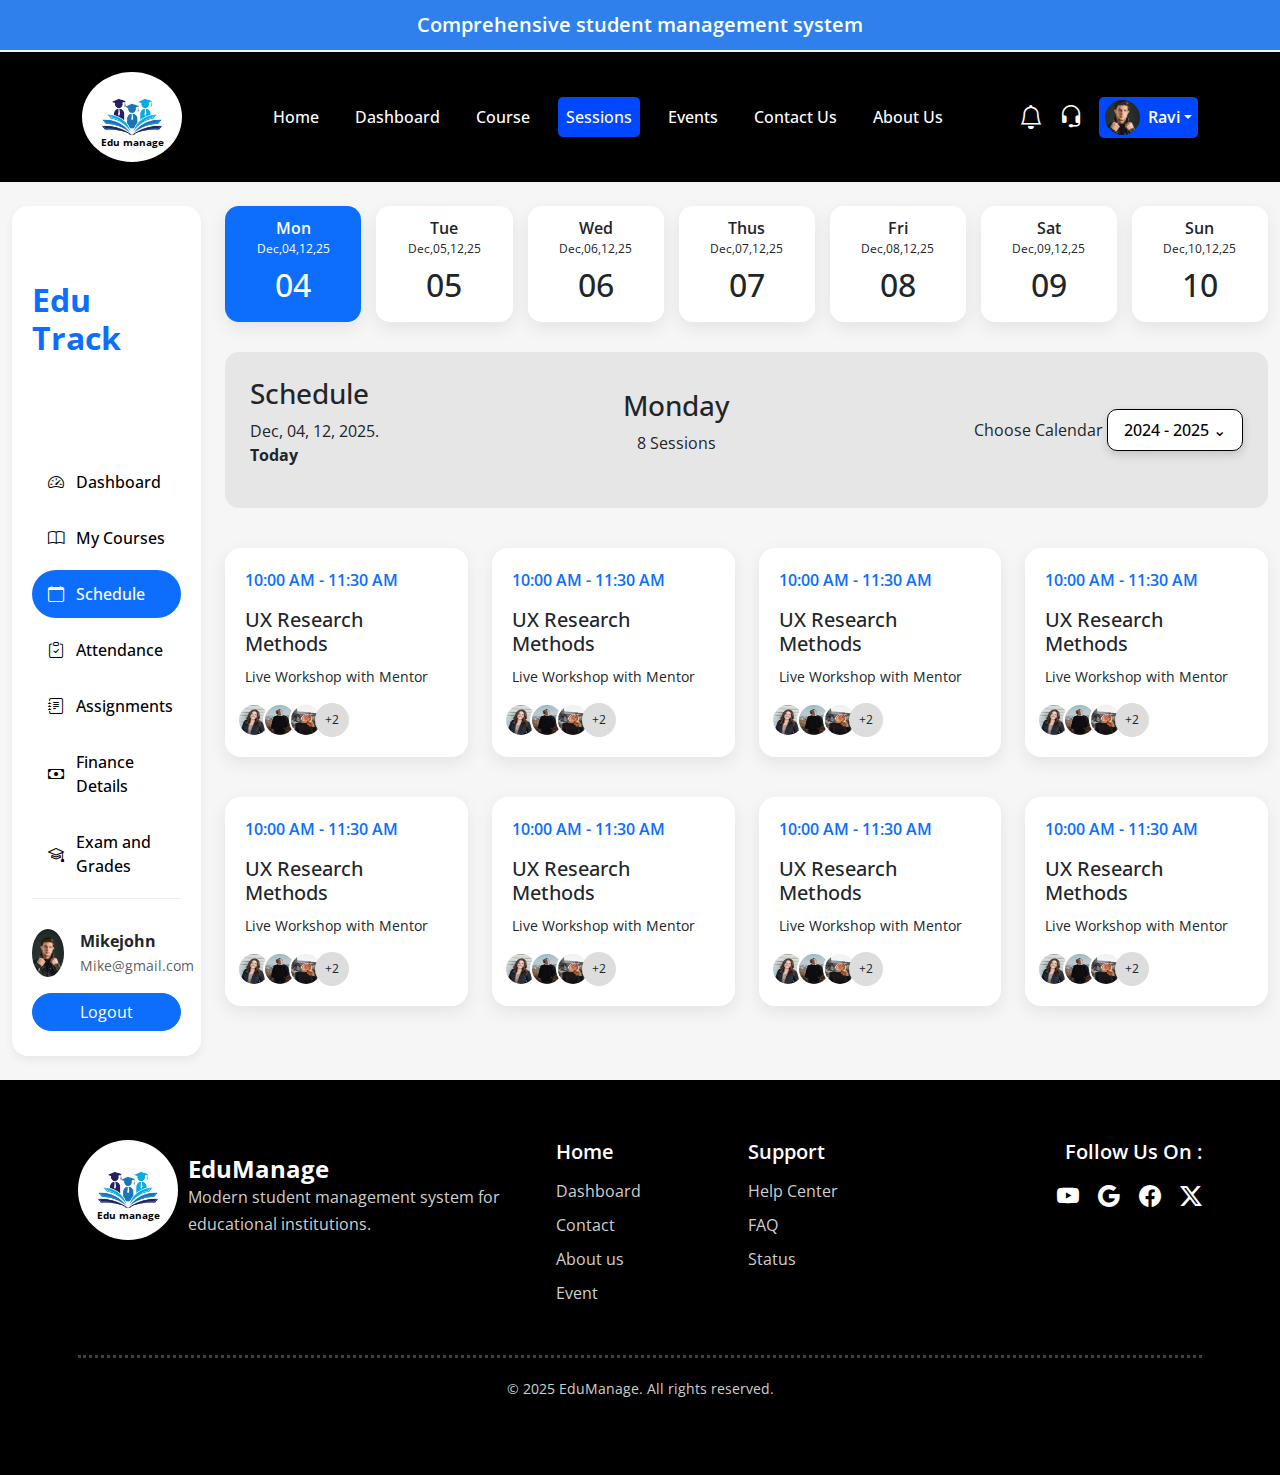
<file: session.html>
<!DOCTYPE html>
<html lang="en">
<head>
    <meta charset="UTF-8">
    <title>Student Management System</title>
    <meta name="viewport" content="width=device-width, initial-scale=1">
    <link href="https://cdn.jsdelivr.net/npm/bootstrap@5.3.2/dist/css/bootstrap.min.css" rel="stylesheet">
    <link href="https://cdn.jsdelivr.net/npm/bootstrap-icons/font/bootstrap-icons.css" rel="stylesheet">
    <link href="https://fonts.googleapis.com/css2?family=Open+Sans:wght@400;600;700&display=swap" rel="stylesheet">
    <link rel="stylesheet" href="dashboard.css">
    <link rel="stylesheet" href="style.css">
<style>
    .date-grid {
        display: grid;
        grid-template-columns: repeat(7, 1fr);
        gap: 15px;
    }

    .date-card {
        background: #fff;
        text-align: center;
        border-radius: 14px;
        padding: 10px;
        box-shadow: 0 6px 18px rgba(0,0,0,0.08);
    }

    .date-col {
        flex: 0 0 calc((100% - 6 * 15px) / 7);
        max-width: calc((100% - 6 * 15px) / 7);
    }

    .date-card.active {
        background: #0d6efd;
        color: #fff;
    }

    .date-card span {
        font-weight: 600;
    }

    .date-card small {
        display: block;
        font-size: 12px;
    }

    .date-card h2 {
        margin-top: 8px;
    }

    .schedule-header {
        background: #e6e6e6;
        border-radius: 14px;
        padding: 25px;
        margin-top: 30px;
        display: flex;
        justify-content: space-between;
        align-items: center;
    }

    .calendar-btn {
        background: #fff;
        border-radius: 10px;
        box-shadow: 0 4px 10px rgba(0,0,0,0.15);
    }

    .session-card {
        background: #fff;
        padding: 20px;
        border-radius: 16px;
        box-shadow: 0 6px 18px rgba(0,0,0,0.08);
    }

    .session-card .time {
        color: #0d6efd;
        font-weight: 600;
    }

    .avatars {
        display: flex;
        align-items: center;
        margin-top: 15px;
    }

    .avatars img {
        width: 34px;
        height: 34px;
        border-radius: 50%;
        border: 2px solid #fff;
        margin-left: -8px;
    }

    .more {
        background: #ddd;
        width: 34px;
        height: 34px;
        border-radius: 50%;
        display: flex;
        align-items: center;
        justify-content: center;
        font-size: 12px;
        margin-left: -8px;
    }

    .calendar-wrapper {
        position: relative;
    }

    .calendar-btn {
        background: #fff;
        border: 1px solid #000;
        border-radius: 10px;
        padding: 8px 16px;
        font-weight: 500;
        cursor: pointer;
    }

    .calendar-popup {
        position: absolute;
        top: 50px;
        right: 0;
        width: 320px;
        background: #0d4bf5;
        color: #fff;
        border-radius: 18px;
        padding: 18px;
        display: none;
        z-index: 1000;
        box-shadow: 0 10px 30px rgba(0,0,0,0.3);
    }

    .calendar-header {
        display: flex;
        justify-content: space-between;
        align-items: center;
        font-size: 20px;
        font-weight: 600;
        margin-bottom: 15px;
    }

    .nav-btn {
        cursor: pointer;
        font-size: 22px;
        user-select: none;
    }

    .calendar-days,
    .calendar-dates {
        display: grid;
        grid-template-columns: repeat(7, 1fr);
        text-align: center;
    }

    .calendar-days {
        font-weight: 500;
        margin-bottom: 10px;
    }

    .calendar-dates span {
        padding: 8px;
        border-radius: 50%;
        cursor: pointer;
    }

    .calendar-dates span:hover {
        background: rgba(255,255,255,0.3);
    }

    .calendar-dates .active {
        border: 2px solid #000;
        background: #fff;
        color: #000;
    }
</style>
</head>
<body>
<div class="top-header">
    Comprehensive student management system
</div>

<nav class="navbar navbar-expand-lg">
    <div class="container">
        <a class="navbar-brand logo-wrapper" href="home.html">
            <img src="images/7cfdf39738ade45b531f161f7949505e1ffaa445.jpg" alt="Logo">
            <span class="logo-text">Edu manage</span>
        </a>

        <button class="navbar-toggler bg-light" type="button" data-bs-toggle="collapse" data-bs-target="#menu">
            <span class="navbar-toggler-icon"></span>
        </button>

        <div class="collapse navbar-collapse" id="menu">
            <ul class="navbar-nav mx-auto">
                <li class="nav-item"><a class="nav-link " href="home.html">Home</a></li>
                <li class="nav-item"><a class="nav-link " href="dashboard.html">Dashboard</a></li>
                <li class="nav-item"><a class="nav-link " href="course.html">Course</a></li>
                <li class="nav-item"><a class="nav-link active" href="session.html">Sessions</a></li>
                <li class="nav-item"><a class="nav-link" href="event.html">Events</a></li>
                <li class="nav-item"><a class="nav-link" href="contact.html">Contact Us</a></li>
                <li class="nav-item"><a class="nav-link" href="about.html">About Us</a></li>
            </ul>

            <div class="d-flex align-items-center gap-3">
                <i class="bi bi-bell text-white fs-4" data-bs-toggle="modal"
                data-bs-target="#notificationModal" style="cursor: pointer;"></i>
                <i class="bi bi-headset text-white fs-4" onclick="window.location.href='contact.html'" style="cursor: pointer;"></i>
                
                <a class="d-flex align-items-center user-btn dropdown-toggle text-decoration-none" href="#" data-bs-toggle="modal" data-bs-target="#registerModal">
                    <img src="images/8f26f922737c90b127d371ae2ece47cfc441c2d9.jpg" class="user-img" alt="User">
                    <span class="ms-2">Ravi</span>
                </a>
            </div>
        </div>
    </div>
</nav>

<div class="modal fade notification-modal"
     id="notificationModal"
     tabindex="-1"
     aria-hidden="true">

  <div class="modal-dialog modal-dialog-centered modal-lg">
    <div class="modal-content">

      <div class="modal-header border-0">
        <h5 class="modal-title">Notifications</h5>
        <button type="button"
                class="btn-close"
                data-bs-dismiss="modal"></button>
      </div>

      <div class="modal-body">

        <div class="mb-4">
          <div class="notification-title">Attendance Alert:</div>
          <div class="notification-text">
            "Your attendance has fallen below 75%. Please attend upcoming classes regularly."
          </div>
        </div>

        <div>
          <div class="notification-title">Event Notification:</div>
          <div class="notification-text">
            "Cultural Fest 2025 registrations are now open! Join before Nov 10th."
          </div>
        </div>

      </div>

    </div>
  </div>
</div>


<div class="modal fade modal1" id="registerModal" tabindex="-1">
    <div class="modal-dialog modal-dialog-centered modal-lg">
        <div class="modal-content register-modal">
            <button class="btn-close position-absolute top-0 end-0 m-3"
                data-bs-dismiss="modal"></button>

            <h2 class="text-center fw-bold mb-4">Register Free !</h2>

            <input type="email" class="form-control custom-input mb-3" placeholder="Enter your e-mail">
            <input type="password" class="form-control custom-input mb-3" placeholder="Password">

            <div class="d-flex justify-content-between align-items-center mb-3">
                <button class="btn login-btn w-50" onclick="loginSuccess()">Login</button>
                <a href="#" class="forgot-link">Forget your password?</a>
            </div>

            <div class="text-center my-3">
                <span class="line"></span>
                <span class="mx-2 fw-semibold">Sign Up Using</span>
                <span class="line"></span>
            </div>

            <div class="social-box text-center">
                <i class="bi bi-google"></i>
                <i class="bi bi-facebook"></i>
                <i class="bi bi-instagram"></i>
                <i class="bi bi-twitter-x"></i>
            </div>

            <p class="text-center mt-4">
                Don't have an account ?
                <a href="#" class="create-link" data-bs-toggle="modal" data-bs-target="#signUpModal">Create New Account</a>
            </p>
        </div>
    </div>
</div>

<div class="modal fade modal1" id="successModal" tabindex="-1">
    <div class="modal-dialog modal-dialog-centered modal-lg">
        <div class="modal-content success-modal">
            <div class="success-header">
                <h4>Welcome Our Students</h4>
                <p>Login Successfully</p>
            </div>
            <img src="images/schoolboy.png" class="img-fluid success-img">
        </div>
    </div>
</div>

<div class="modal fade modal1" id="signUpModal" tabindex="-1">
    <div class="modal-dialog modal-dialog-centered modal-lg">
        <div class="modal-content register-modal">
            <button class="btn-close position-absolute top-0 end-0 m-3"
                data-bs-dismiss="modal"></button>

            <h2 class="text-center fw-bold mb-4">Sign Up</h2>

            <input type="text" class="form-control custom-input mb-3" placeholder="Full Name">
            <input type="email" class="form-control custom-input mb-3" placeholder="E-mail">
            <input type="password" class="form-control custom-input mb-3" placeholder="Password">

            <button class="btn login-btn w-50 d-block" style="margin: 50px auto;" onclick="signupSuccess()">Sign Up</button>
           
            <p class="text-center mt-4">
                Already have an account ?
                <a href="#" class="create-link" data-bs-toggle="modal" data-bs-target="#registerModal">Login</a>
            </p>
        </div>
    </div>
</div>

<div class="modal fade modal1" id="successModal1" tabindex="-1">
    <div class="modal-dialog modal-dialog-centered modal-lg">
        <div class="modal-content success-modal">
            <div class="success-header">
                <h4>Welcome Our Students</h4>
                <p>Signup Successfully</p>
            </div>
            <img src="images/schoolboy.png" class="img-fluid success-img">
        </div>
    </div>
</div>

<script>
    function loginSuccess() {
        let registerModal = bootstrap.Modal.getInstance(
            document.getElementById('registerModal')
        );
        registerModal.hide();

        let successModal = new bootstrap.Modal(
            document.getElementById('successModal')
        );
        successModal.show();

        setTimeout(() => {
            window.location.href = "home.html";
        }, 3000);
    }

    function signupSuccess() {
        let signUpModal = bootstrap.Modal.getInstance(
            document.getElementById('signUpModal')
        );
        signUpModal.hide();

        let successModal1 = new bootstrap.Modal(
            document.getElementById('successModal1')
        );
        successModal1.show();

        setTimeout(() => {
            window.location.href = "home.html";
        }, 3000);
    }
</script>

<div class="container-fluid py-4">
  <div class="row g-4">

    <div class="col-lg-3 col-xl-2">

        <div class="sidebar h-100">
            <h3>Edu Track</h3>

            <a href="dashboard.html" ><i class="bi bi-speedometer2"></i> Dashboard</a>
            <a href="course.html" ><i class="bi bi-book"></i> My Courses</a>
            <a href="session.html" class="active"><i class="bi bi-calendar"></i> Schedule</a>
            <a href="attendance.html"><i class="bi bi-clipboard-check"></i> Attendance</a>
            <a href="assignment.html"><i class="bi bi-journal-text"></i> Assignments</a>
            <a href="finance.html"><i class="bi bi-cash"></i> Finance Details</a>
            <a href="exam.html"><i class="bi bi-mortarboard"></i> Exam and Grades</a>

            <div class="profile">
                <div class="d-flex align-items-center gap-3 mb-3">
                    <img src="images/8f26f922737c90b127d371ae2ece47cfc441c2d9.jpg" class="rounded-circle">
                    <div class="profile-info">
                    <strong>Mikejohn</strong><br>
                    <small class="text-muted">Mike@gmail.com</small>
                    </div>
                </div>
                <button class="btn btn-primary rounded-pill" onclick="window.location.href='index.html'">Logout</button>
            </div>
        </div>
    </div>

    <div class="main col-lg-9 col-xl-10">
        <div class="date-grid">
            <div class="date-card active">
                <span>Mon</span>
                <small>Dec,04,12,25</small>
                <h2>04</h2>
            </div>

            <div class="date-card ">
                <span>Tue</span>
                <small>Dec,05,12,25</small>
                <h2>05</h2>
            </div>

            <div class="date-card">
                <span>Wed</span>
                <small>Dec,06,12,25</small>
                <h2>06</h2>
            </div>

            <div class="date-card">
                <span>Thus</span>
                <small>Dec,07,12,25</small>
                <h2>07</h2>
            </div>

            <div class="date-card">
                <span>Fri</span>
                <small>Dec,08,12,25</small>
                <h2>08</h2>
            </div>

            <div class="date-card">
                <span>Sat</span>
                <small>Dec,09,12,25</small>
                <h2>09</h2>
            </div>

            <div class="date-card">
                <span>Sun</span>
                <small>Dec,10,12,25</small>
                <h2>10</h2>
            </div>
        </div>

        <div class="schedule-header">
            <div>
                <h3>Schedule</h3>
                <p>Dec, 04, 12, 2025.<br><strong>Today</strong></p>
            </div>

            <div class="text-center">
                <h3>Monday</h3>
                <p>8 Sessions</p>
            </div>

            <div class="calendar-wrapper">
                <label class="calendar-label">Choose Calendar</label>

                <button class="calendar-btn" id="calendarToggle">
                    2024 - 2025 ⌄
                </button>

                <div class="calendar-popup" id="calendarPopup">
                    <div class="calendar-header">
                        <span class="nav-btn" id="prevMonth">&lt;</span>
                        <span class="month" id="monthYear"></span>
                        <span class="nav-btn" id="nextMonth">&gt;</span>
                    </div>

                    <div class="calendar-days">
                        <span>Sun</span><span>Mon</span><span>Tue</span>
                        <span>Wed</span><span>Thu</span><span>Fri</span><span>Sat</span>
                    </div>

                    <div class="calendar-dates" id="calendarDates"></div>
                </div>
            </div>
        </div>

        <div class="row g-4 mt-3">
            <div class="col-lg-3 col-md-6">
                <div class="session-card">
                    <p class="time">10:00 AM - 11:30 AM</p>
                    <h5>UX Research Methods</h5>
                    <small>Live Workshop with Mentor</small>

                    <div class="avatars">
                        <img src="images/4b7b466c708b089a8fef86c5672282fe14bff7c3.jpg">
                        <img src="images/313fdd61f05b6ae862d1070a1937270bd707e986.jpg">
                        <img src="images/a547daa92154806eeb0a3f46cca70d338e1a7f32.jpg">
                        <span class="more">+2</span>
                    </div>
                </div>
            </div>

            <div class="col-lg-3 col-md-6">
                <div class="session-card">
                    <p class="time">10:00 AM - 11:30 AM</p>
                    <h5>UX Research Methods</h5>
                    <small>Live Workshop with Mentor</small>

                    <div class="avatars">
                        <img src="images/4b7b466c708b089a8fef86c5672282fe14bff7c3.jpg">
                        <img src="images/313fdd61f05b6ae862d1070a1937270bd707e986.jpg">
                        <img src="images/a547daa92154806eeb0a3f46cca70d338e1a7f32.jpg">
                        <span class="more">+2</span>
                    </div>
                </div>
            </div>

            <div class="col-lg-3 col-md-6">
                <div class="session-card">
                    <p class="time">10:00 AM - 11:30 AM</p>
                    <h5>UX Research Methods</h5>
                    <small>Live Workshop with Mentor</small>

                    <div class="avatars">
                        <img src="images/4b7b466c708b089a8fef86c5672282fe14bff7c3.jpg">
                        <img src="images/313fdd61f05b6ae862d1070a1937270bd707e986.jpg">
                        <img src="images/a547daa92154806eeb0a3f46cca70d338e1a7f32.jpg">
                        <span class="more">+2</span>
                    </div>
                </div>
            </div>

            <div class="col-lg-3 col-md-6">
                <div class="session-card">
                    <p class="time">10:00 AM - 11:30 AM</p>
                    <h5>UX Research Methods</h5>
                    <small>Live Workshop with Mentor</small>

                    <div class="avatars">
                        <img src="images/4b7b466c708b089a8fef86c5672282fe14bff7c3.jpg">
                        <img src="images/313fdd61f05b6ae862d1070a1937270bd707e986.jpg">
                        <img src="images/a547daa92154806eeb0a3f46cca70d338e1a7f32.jpg">
                        <span class="more">+2</span>
                    </div>
                </div>
            </div>
        </div>

        <div class="row g-4 mt-3">
            <div class="col-lg-3 col-md-6">
                <div class="session-card">
                    <p class="time">10:00 AM - 11:30 AM</p>
                    <h5>UX Research Methods</h5>
                    <small>Live Workshop with Mentor</small>

                    <div class="avatars">
                        <img src="images/4b7b466c708b089a8fef86c5672282fe14bff7c3.jpg">
                        <img src="images/313fdd61f05b6ae862d1070a1937270bd707e986.jpg">
                        <img src="images/a547daa92154806eeb0a3f46cca70d338e1a7f32.jpg">
                        <span class="more">+2</span>
                    </div>
                </div>
            </div>

            <div class="col-lg-3 col-md-6">
                <div class="session-card">
                    <p class="time">10:00 AM - 11:30 AM</p>
                    <h5>UX Research Methods</h5>
                    <small>Live Workshop with Mentor</small>

                    <div class="avatars">
                        <img src="images/4b7b466c708b089a8fef86c5672282fe14bff7c3.jpg">
                        <img src="images/313fdd61f05b6ae862d1070a1937270bd707e986.jpg">
                        <img src="images/a547daa92154806eeb0a3f46cca70d338e1a7f32.jpg">
                        <span class="more">+2</span>
                    </div>
                </div>
            </div>

            <div class="col-lg-3 col-md-6">
                <div class="session-card">
                    <p class="time">10:00 AM - 11:30 AM</p>
                    <h5>UX Research Methods</h5>
                    <small>Live Workshop with Mentor</small>

                    <div class="avatars">
                        <img src="images/4b7b466c708b089a8fef86c5672282fe14bff7c3.jpg">
                        <img src="images/313fdd61f05b6ae862d1070a1937270bd707e986.jpg">
                        <img src="images/a547daa92154806eeb0a3f46cca70d338e1a7f32.jpg">
                        <span class="more">+2</span>
                    </div>
                </div>
            </div>

            <div class="col-lg-3 col-md-6">
                <div class="session-card">
                    <p class="time">10:00 AM - 11:30 AM</p>
                    <h5>UX Research Methods</h5>
                    <small>Live Workshop with Mentor</small>

                    <div class="avatars">
                        <img src="images/4b7b466c708b089a8fef86c5672282fe14bff7c3.jpg">
                        <img src="images/313fdd61f05b6ae862d1070a1937270bd707e986.jpg">
                        <img src="images/a547daa92154806eeb0a3f46cca70d338e1a7f32.jpg">
                        <span class="more">+2</span>
                    </div>
                </div>
            </div>
        </div>
    
    </div>
  </div>
</div>

<script>
    const toggleBtn = document.getElementById("calendarToggle");
    const popup = document.getElementById("calendarPopup");
    const monthYear = document.getElementById("monthYear");
    const datesContainer = document.getElementById("calendarDates");
    const prevBtn = document.getElementById("prevMonth");
    const nextBtn = document.getElementById("nextMonth");

    let currentDate = new Date();

    toggleBtn.addEventListener("click", (e) => {
        e.stopPropagation();
        popup.style.display = popup.style.display === "block" ? "none" : "block";
    });

    document.addEventListener("click", () => {
        popup.style.display = "none";
    });

    popup.addEventListener("click", e => e.stopPropagation());

    function renderCalendar() {
        datesContainer.innerHTML = "";

        const year = currentDate.getFullYear();
        const month = currentDate.getMonth();

        const months = [
            "January","February","March","April","May","June",
            "July","August","September","October","November","December"
        ];

        monthYear.innerText = `${months[month]} ${year}`;

        const firstDay = new Date(year, month, 1).getDay();
        const totalDays = new Date(year, month + 1, 0).getDate();

        for (let i = 0; i < firstDay; i++) {
            datesContainer.appendChild(document.createElement("span"));
        }

        const today = new Date();

        for (let d = 1; d <= totalDays; d++) {
            const span = document.createElement("span");
            span.textContent = d;

            if (
                d === today.getDate() &&
                month === today.getMonth() &&
                year === today.getFullYear()
            ) {
                span.classList.add("active");
            }

            span.onclick = () => {
                document.querySelectorAll(".calendar-dates span")
                    .forEach(el => el.classList.remove("active"));
                span.classList.add("active");
            };

            datesContainer.appendChild(span);
        }
    }

    prevBtn.onclick = () => {
        currentDate.setMonth(currentDate.getMonth() - 1);
        renderCalendar();
    };

    nextBtn.onclick = () => {
        currentDate.setMonth(currentDate.getMonth() + 1);
        renderCalendar();
    };

    renderCalendar();
</script>

<footer class="footer-section">
    <div class="container px-2">

        <div class="row g-4 align-items-start">
            <div class="col-lg-5 col-md-6">
                <div class="d-flex mb-3">
                    <a class="navbar-brand logo-wrapper" href="#">
                        <img src="images/7cfdf39738ade45b531f161f7949505e1ffaa445.jpg" alt="Logo">
                        <span class="logo-text">Edu manage</span>
                    </a>    
                    <div style="margin-left: 10px;margin-top: 15px;">
                        <h4 class="mb-0 text-white fw-bold">EduManage</h4>
                        <p class="footer-desc">
                            Modern student management system for educational institutions.
                        </p>
                    </div>
                </div>
            </div>

            <div class="col-lg-2 col-md-3">
                <h5 class="footer-title">Home</h5>
                <ul class="footer-links">
                    <li><a href="#">Dashboard</a></li>
                    <li><a href="#">Contact</a></li>
                    <li><a href="#">About us</a></li>
                    <li><a href="#">Event</a></li>
                </ul>
            </div>

            <div class="col-lg-2 col-md-3">
                <h5 class="footer-title">Support</h5>
                <ul class="footer-links">
                    <li><a href="#">Help Center</a></li>
                    <li><a href="#">FAQ</a></li>
                    <li><a href="#">Status</a></li>
                </ul>
            </div>

            <div class="col-lg-3 text-lg-end">
                <h5 class="footer-title">Follow Us On :</h5>
                <div class="social-icons">
                    <a href="#"><i class="bi bi-youtube"></i></a>
                    <a href="#"><i class="bi bi-google"></i></a>
                    <a href="#"><i class="bi bi-facebook"></i></a>
                    <a href="#"><i class="bi bi-twitter-x"></i></a>
                </div>
            </div>
        </div>

        <hr class="footer-divider">

        <p class="footer-bottom">
            © 2025 EduManage. All rights reserved.
        </p>
    </div>
</footer>
<script src="https://cdn.jsdelivr.net/npm/bootstrap@5.3.2/dist/js/bootstrap.bundle.min.js"></script>
</body>
</html>
</file>
<file: index.css>
.hero-section {
    padding: 60px 0;
}

.hero-title {
    color: #2F80ED;
    font-size: 32px;
    font-weight: 700;
    margin-bottom: 30px;
}

.hero-box {
    background: #fff;
    padding: 40px;
    border-radius: 12px;
    box-shadow: 0 0 20px rgba(0,0,0,0.05);
}

.hero-box h2 {
    font-weight: 700;
    margin-bottom: 20px;
}

.hero-box p {
    color: #000;
    font-size: 1.5rem;
    line-height: 1.7;
}

.dashboard-btn {
    background: #0d6efd;
    color: white;
    border-radius: 10px;
    padding: 12px 25px;
    font-weight: 800;
    font-size: 1.2rem;
}

.dashboard-btn:hover{
    background-color: #062b62;
    color: white;
}

.enquiry-link {
    margin-left: 20px;
    font-weight: 600;
    color: #000;
    text-decoration: none;
    font-size: 1.2rem;
    font-weight: bold;
}

.search-box {
    position: relative;
    width: 260px;
}

.search-box input {
    border-radius: 10px;
    padding-left: 40px;
    border: 1px solid black;
}

.search-box i {
    position: absolute;
    left: 14px;
    top: 50%;
    transform: translateY(-50%);
    color:#000;
}

.hero-img {
    max-width: 100%;
    height: 400px;
    object-fit: cover;
    background-position: center;
}

.features-section {
    position: relative;
    background: #0d4bfd;
    padding:120px 0;
    margin: 20px 50px;
    color: white;
    overflow: hidden;
}

.features-section::before {
    content: "";
    position: absolute;
    top: -80px;
    left: 0;
    width: 100%;
    height: 160px;
    background: white;
    border-radius: 0 0 100% 100%;
}

.features-section::after {
    content: "";
    position: absolute;
    bottom: -80px;
    left: 0;
    width: 100%;
    height: 160px;
    background: white;
    border-radius: 100% 100% 0 0;
}

.features-title {
    font-size: 28px;
    font-weight: 700;
}

.features-subtitle {
    font-size: 1.5rem;
    margin-top: 5px;
    margin-bottom: 60px;
    color: black;
}

.feature-card {
    background: white;
    color: #000;
    border-radius: 22px;
    padding: 30px;
    height: 100%;
}

.feature-card:hover{
    transform: scaleX(1.05);
    background:linear-gradient(#edebeb,rgb(240, 186, 186) );
}

.feature-icon {
    font-size: 30px;
    color: #0d4bfd;
    margin-bottom: 15px;
}

.feature-card h5 {
    font-weight: 700;
    margin:25px auto;
    font-size: 1.5rem;
}

.feature-card p {
    font-size: 1.2rem;
    color: #000;
}

.stat-card {
    background: #fff;
    border-radius: 20px;
    padding: 25px;
    box-shadow: 0 8px 20px rgba(0,0,0,0.3);
    text-align: center;
    position: relative;
}

.stat-icon {
    width: 45px;
    height: 45px;
    background: #eef3ff;
    border-radius: 12px;
    display: flex;
    align-items: center;
    justify-content: center;
    margin-bottom: 15px;
    color: #0d4bfd;
    font-size: 22px;
}

.stat-badge {
    position: absolute;
    top: 20px;
    right: 20px;
    font-size: 12px;
    padding: 3px 10px;
    border-radius: 12px;
    background: #e6ffe6;
    color: green;
}

.stat-value {
    font-size: 30px;
    font-weight: 700;
}

.stat-sub {
    color: green;
    font-size: 13px;
}

.stat-title {
    font-weight: 600;
}

.course-card{
    background:#fff;
    border-radius:14px;
    padding:16px;
    box-shadow:0 6px 18px rgba(0,0,0,.08);
    margin-bottom:18px;
}

.course-header{
    display:flex;
    align-items:center;
    gap:12px;
}

.course-icon img{
    width: 50px;
}

.course-title{
    font-weight:700;
    font-size: 1.5rem;
}

.course-sub{
    font-size:1rem;
    color:#666;
}

.progress{
    height:10px;
    border-radius:10px;
    margin-top:12px;
}

.schedule-title{
    font-weight:700;
    margin-bottom:20px;
    font-size: 1.8rem;
}

.time-green{color:#00c853;font-weight:600;font-size: 1.2rem;}
.time-blue{color:#0d6efd;font-weight:600;font-size: 1.2rem;}
.time-gray{color:#999;font-weight:600;font-size: 1.2rem;}

.location{
    font-size:1rem;
    color:#777;
    margin-bottom: 20px;
}

.assignment-card{
    background:#0d4bfd;
    border-radius:16px;
    padding:20px;
    color:#fff;
    box-shadow:0 8px 22px rgba(0,0,0,.15);
}

.assignment-item{
    background:rgba(255,255,255,.15);
    border-radius:12px;
    padding:15px;
    margin-bottom:15px;
}

.priority-high{
    background:red;
    padding:4px 10px;
    border-radius:12px;
    font-size:12px;
    float:right;
}

.priority-medium{
    background:yellow;
    color:#000;
    padding:4px 10px;
    border-radius:12px;
    font-size:12px;
    float:right;
}

.submit-btn{
    background:#fff;
    color:#0d4bfd;
    font-weight:600;
    border-radius:10px;
    padding:10px;
    text-align:center;
}

.graph-section{
    background:url("images/f8b1ff57da2e161f2548051dfccf6a3ba549d708\ 1.png") center/cover no-repeat;
    padding:120px 0;
    text-align:center;
    margin-top: 50px;
}

.graph-section h2{
    margin-top: 50px;
    font-weight:700;
}

.graph-section p{
    color:#777;
    font-size:18px;
}

.stats-section{
    background:url("images/ecfeccd28a9774822373c4265dc0f977da6fa294.png") center/cover no-repeat;
    position:relative;
    padding:90px 0;
    color:#fff;
    margin-top: 20px;
    margin-bottom: 50px;
}

.stats-section:hover{
    color: rgb(131, 131, 234);
}

.stats-section::before{
    content:"";
    position:absolute;
    inset:0;
    background:rgba(0,0,0,0.55);
}

.stats-content{
    position:relative;
    z-index:1;
}

.stat-box h3{
    font-weight:700;
    font-size:28px;
}

.stat-box p{
    font-size:16px;
    margin-top:5px;
}

.testimonial-section{
    padding:80px 0;
}

.testimonial-section h2{
    font-weight:700;
}

.testimonial-section p{
    color:#666;
}

.testimonial-card{
    background:#0d4bfd;
    border-radius:16px;
    padding:30px;
    height:100%;
    box-shadow:0 10px 30px rgba(0,0,0,0.15);
    animation: bg 2s infinite alternate;
}

@keyframes bg{
    0%{ background:#0d4bfd; }
    100%{ background:white; }
}

.stars i{
    font-size:18px;
    text-align: left;
    animation:starColor 2s infinite alternate;
}

@keyframes starColor{
    0%{ color:white; }
    100%{ color:#0d4bfd; }
}

.testimonial-card p{
    color:white;
    animation: color 2s infinite alternate;
}

@keyframes color{
    0%{ color:white; }
    100%{ color:black; }
}

.user-img{
    width:90px;
    height:90px;
    border-radius:50%;
    object-fit:cover;
    display: block;
    margin:20px auto;
}

.user-name{
    font-weight:700;
    margin-top:15px;
    animation: color 2s infinite alternate;
}

.user-role{
    font-size:14px;
    opacity:0.9;
    animation: color 2s infinite alternate;
}

.cta-section{
    background:#0b4bff;
    padding:80px 20px;
    color:#fff;
}

.cta-section h2{
    font-weight:700;
    margin-bottom:15px;
}

.cta-section p{
    font-size:18px;
    margin-bottom:30px;
}

.cta-btn{
    background:#fff;
    color:#0b4bff;
    padding:12px 40px;
    border-radius:12px;
    font-weight:600;
    border:none;
}

.faq-title{
    text-align:center;
    font-weight:700;
    margin:60px 0 40px;
}

.accordion-item{
    border:none;
    margin-bottom:25px;
}

.accordion-button{
    background:#fff;
    color:#000;
    font-weight:600;
    padding:22px 25px;
    box-shadow:0 8px 20px rgba(0,0,0,0.08);
    font-size: 1.8rem;
}

.accordion-button:not(.collapsed){
    background:#0b4bff;
    color:#fff;
    box-shadow:none;
}

.accordion-button::after{
    filter:invert(0);
}

.accordion-button:not(.collapsed)::after{
    filter:invert(1);
}

.accordion-body{
    background:#0b4bff;
    color:#fff;
    border-radius:0 0 18px 18px;
    padding:20px 25px;
    font-size: 1.5rem;
}
</file>
<file: style.css>
body {
  font-family: 'Open Sans', sans-serif;
  background-color: #f6f6f6;
}

.top-header {
  background-color: #2F80ED;
  color: white;
  text-align: center;
  padding: 10px 0;
  font-size: 20px;
  font-weight: 600;
  animation: colorChange 2s infinite alternate;
  margin-bottom: 2px;
}

@keyframes colorChange {
  0% {
      background-color: #2F80ED;
  }
  100% {
      background-color: #000000;
  }
}

.navbar {
  background: #000;
  padding: 15px 0;
}

.logo-wrapper {
  position: relative;
  width: 100px;
  height: 100px;
  display: inline-block;
}

.logo-wrapper img {
  width: 100%;
  height: 100%;
  border-radius: 50%;
  object-fit: cover;
}

.logo-text {
  position: absolute;
  top: 75%;
  left: 50%;
  transform: translate(-50%, -50%);
  color: #000;
  font-size: 10px;
  font-weight: 700;
  text-align: center;
}

.navbar-nav .nav-link {
  color: white !important;
  font-weight: 500;
  font-size: 1rem;
  margin: 0 10px;
}

.nav-link:hover,.nav-link.active{
  background-color: #0047ff;
  border-radius: 5px;
}

.register-btn {
  background: #0d6efd;
  color: white;
  border-radius: 8px;
  padding: 10px 18px;
  font-weight: 600;
  font-size: 1rem;
}

.register-btn:hover{
  background:#0e4496;
  color: white;
}

.modal1 {
  background:
  url("images/Screenshot\ 2025-12-30\ 114908.png") center/cover no-repeat;
  margin: 100px auto;
  height: 80vh;
}

.register-modal {
  background-color: white;
  border-radius: 20px;
  padding: 40px;
}

.custom-input {
  border-radius: 12px;
  padding: 12px;
  border: 2px solid #0047ff;
}

.login-btn {
  background: #0047ff;
  color: #fff;
  border-radius: 12px;
  padding: 10px;
}

.login-btn:hover{
    background: #3055b4;
    color: white;
}

.forgot-link {
  font-size: 14px;
  color: #555;
  text-decoration: none;
}

.create-link {
  color: #0047ff;
  font-weight: 600;
  text-decoration: none;
}

.social-box i {
  font-size: 22px;
  margin: 0 10px;
  padding: 10px;
  border-radius: 50%;
  border: 2px solid #0047ff;
  color: #0047ff;
  cursor: pointer;
}

.line {
  width: 80px;
  height: 1px;
  background: #ccc;
  display: inline-block;
}

.success-modal {
  border-radius: 15px;
  overflow: hidden;
}

.success-header {
  background: #0d4ef7;
  color: white;
  text-align: center;
  padding: 25px;
}

.success-img {
  width: 100%;
  height: 350px;
  object-fit: cover;
}

.user-btn {
    background: #0047ff;
    color: #fff;
    padding: 3px 6px;
    border-radius: 5px;
    font-weight: 600;
}

.user-btn:hover {
    color: #fff;
}

.user-img {
    width: 35px;
    height: 35px;
    border-radius: 50%;
    object-fit: cover;
}

.notification-modal .modal-content {
    background: linear-gradient(135deg, #0d6efd, #1e90ff);
    border-radius: 16px;
    color: #fff;
    border: none;
    padding: 10px;
}

.notification-modal .btn-close {
    filter: invert(1);
}

.notification-title {
    font-weight: 600;
    font-size: 18px;
}

.notification-text {
    font-size: 15px;
    line-height: 1.6;
    margin-top: 6px;
}

.footer-section {
  background: #000;
  width: 100%;
  padding: 60px 20px;
}

.footer-logo {
  width: 48px;
  height: 48px;
  border-radius: 50%;
}

.footer-desc {
  color: #cfcfcf;
  max-width: 320px;
  line-height: 1.7;
}

.footer-title {
  color: #fff;
  font-weight: 600;
  margin-bottom: 15px;
}

.footer-links {
  list-style: none;
  padding: 0;
  margin: 0;
}

.footer-links li {
  margin-bottom: 10px;
}

.footer-links a {
  color: #cfcfcf;
  text-decoration: none;
  transition: 0.3s;
}

.footer-links a:hover {
  color: #fff;
}

.social-icons a {
  font-size: 22px;
  color: #fff;
  margin-left: 15px;
  transition: 0.3s;
}

.social-icons a:hover {
  color: #0b4bff;
}

.footer-divider {
  border-top: 3px dotted white;
  margin: 40px 0 20px;
}

.footer-bottom {
  text-align: center;
  font-size: 14px;
  color: #cfcfcf;
}
</file>
<file: dashboard.css>
.sidebar {
    background: #fff;
    height: 100%;
    padding: 25px 20px;
    border-radius: 16px;
    box-shadow: 0 4px 10px rgba(0,0,0,.06);
    display: flex;
    flex-direction: column;
}

.sidebar h3 {
    color: #0d6efd;
    font-weight: 700;
    margin-top: 50px;
    margin-bottom: 100px;
    font-size: 2rem;
}

.sidebar a {
    display: flex;
    align-items: center;
    gap: 12px;
    padding: 12px 16px;
    margin-bottom: 8px;
    border-radius: 30px;
    color: #000;
    text-decoration: none;
    font-weight: 500;
}

.sidebar a.active,
.sidebar a:hover {
    background: #0d6efd;
    color: #fff;
}

.sidebar .profile {
    margin-top: auto;
    padding-top: 30px;
    border-top: 1px solid #eee;
    text-align: center;
}

.sidebar .profile img {
    width: 48px;
    height: 48px;
}

.sidebar .profile .profile-info {
    text-align: left;
}

.sidebar .profile button {
    width: 100%;
}

.header {
    background: #fff;
    padding: 20px;
    border-radius: 16px;
    box-shadow: 0 5px 12px rgba(0,0,0,.05);
    margin-bottom: 30px;
}

.search-box {
    border-radius: 30px;
    padding: 10px 20px;
}


.schedule-card {
    background: #fff;
    border-radius: 18px;
    padding: 20px;
    box-shadow: 0 8px 16px rgba(0,0,0,.08);
}

.timeline-dot {
    margin-top: 8px;
    width: 14px;
    height: 14px;
    border-radius: 50%;
    background: #0d6efd;
}

.timeline-dot.gray {
    background: #ccc;
}

.performance-card {
    border-radius: 16px;
    border: none;
    box-shadow: 0 6px 20px rgba(0, 0, 0, 0.08);
}

.graph-img {
    width: 100%;
    border-radius: 12px;
}

.assignment-card {
    background: #0d4cf0;
    border-radius: 16px;
    border: none;
    box-shadow: 0 6px 20px rgba(13, 76, 240, 0.35);
    overflow: hidden;
}

.assignment-card .card-header {
    background: transparent;
    border-bottom: none;
    padding: 20px;
}

.clock-icon {
    background: rgba(255, 255, 255, 0.2);
    padding: 6px 10px;
    border-radius: 8px;
    font-size: 18px;
    color: white;
}

.assignment-card .card-body {
    padding: 20px;
}

.assignment-box {
    background: rgba(255, 255, 255, 0.15);
    padding: 15px;
    border-radius: 12px;
}
</file>
